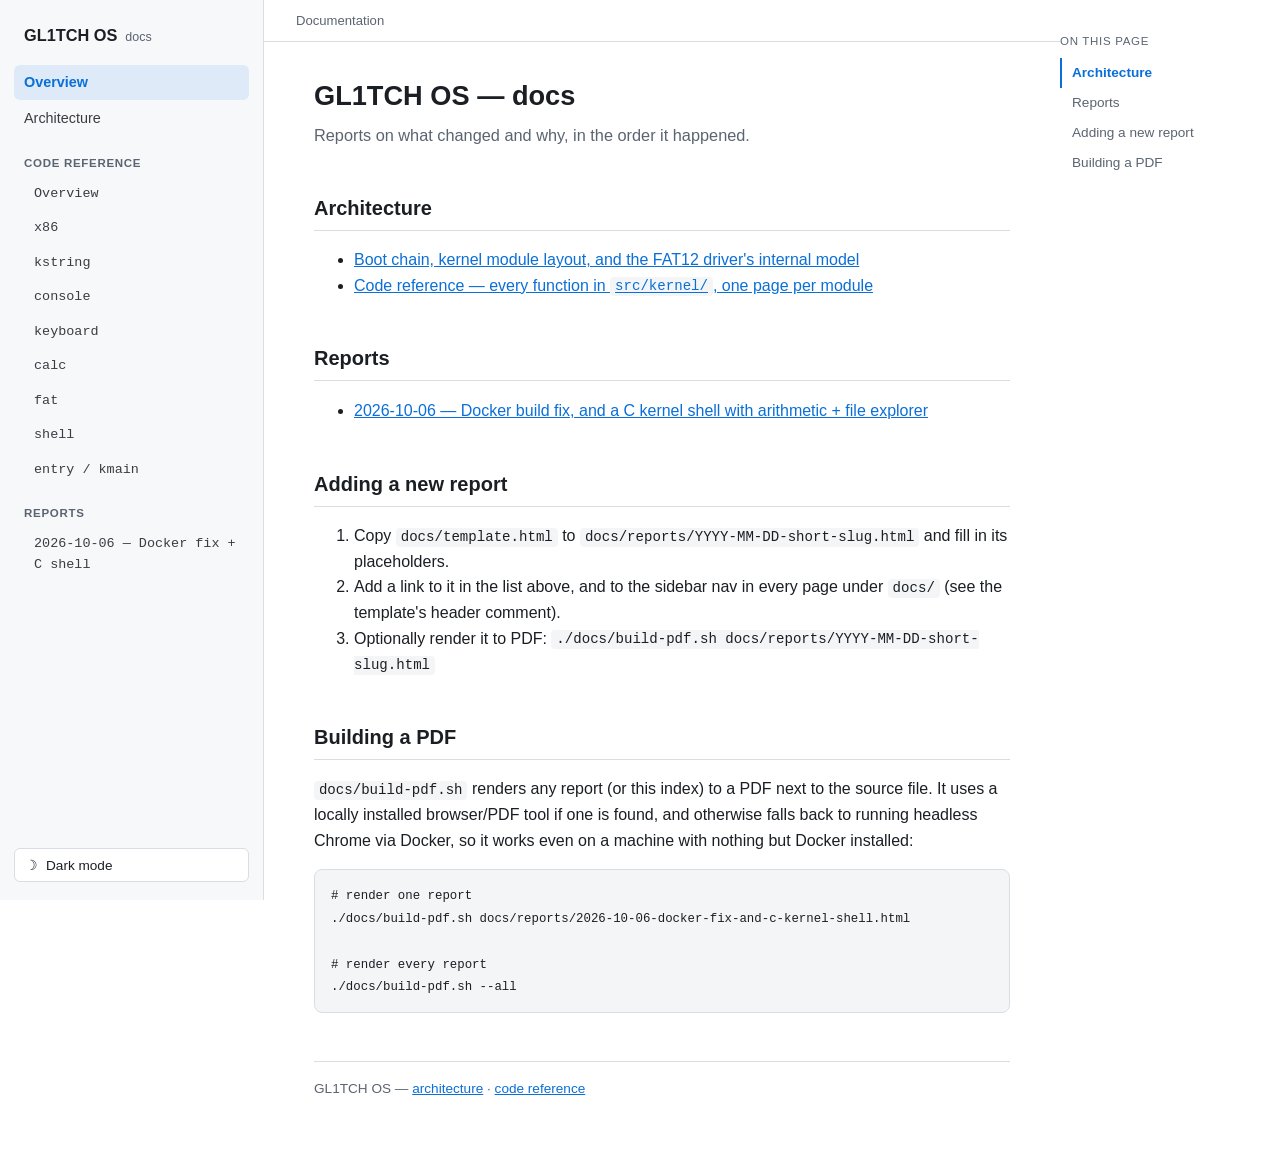
<file: docs/index.html>
<!doctype html>
<html lang="en">
<head>
<meta charset="utf-8">
<meta name="viewport" content="width=device-width, initial-scale=1">
<title>GL1TCH OS docs</title>
<link rel="stylesheet" href="assets/style.css">
</head>
<body>

<a class="skip-link" href="#main">Skip to content</a>

<div class="shell">

  <button class="sidebar-toggle screen-only" id="sidebarToggle" type="button" aria-label="Toggle navigation" aria-expanded="false">&#9776;</button>

  <aside class="sidebar screen-only" id="sidebar">
    <div class="sidebar-brand"><a href="index.html">GL1TCH OS</a><span class="ver">docs</span></div>
    <nav class="sidebar-nav" aria-label="Documentation">
      <div class="nav-group">
        <a href="index.html" class="nav-link current">Overview</a>
        <a href="architecture.html" class="nav-link">Architecture</a>
      </div>
      <div class="nav-group">
        <h4 class="nav-heading">Code reference</h4>
        <a href="reference/index.html" class="nav-link sub">Overview</a>
        <a href="reference/x86.html" class="nav-link sub">x86</a>
        <a href="reference/kstring.html" class="nav-link sub">kstring</a>
        <a href="reference/console.html" class="nav-link sub">console</a>
        <a href="reference/keyboard.html" class="nav-link sub">keyboard</a>
        <a href="reference/calc.html" class="nav-link sub">calc</a>
        <a href="reference/fat.html" class="nav-link sub">fat</a>
        <a href="reference/shell.html" class="nav-link sub">shell</a>
        <a href="reference/entry.html" class="nav-link sub">entry / kmain</a>
      </div>
      <div class="nav-group">
        <h4 class="nav-heading">Reports</h4>
        <a href="reports/2026-10-06-docker-fix-and-c-kernel-shell.html" class="nav-link sub">2026-10-06 &mdash; Docker fix + C shell</a>
      </div>
    </nav>
    <button class="theme-toggle" id="themeToggle" type="button">
      <span class="theme-icon">&#9790;</span><span class="theme-label">Dark mode</span>
    </button>
  </aside>

  <div class="sidebar-backdrop" id="sidebarBackdrop"></div>

  <div class="content-col">
    <header class="topbar screen-only">
      <nav class="crumbs">Documentation</nav>
    </header>

    <main class="page" id="main">
      <h1>GL1TCH OS &mdash; docs</h1>
      <p class="lead">Reports on what changed and why, in the order it happened.</p>

      <h2>Architecture</h2>
      <ul>
        <li><a href="architecture.html">Boot chain, kernel module layout, and the FAT12 driver's internal model</a></li>
        <li><a href="reference/index.html">Code reference &mdash; every function in <code>src/kernel/</code>, one page per module</a></li>
      </ul>

      <h2>Reports</h2>
      <ul>
        <li>
          <a href="reports/2026-10-06-docker-fix-and-c-kernel-shell.html">2026-10-06 &mdash; Docker build fix, and a C kernel shell with arithmetic + file explorer</a>
        </li>
      </ul>

      <h2>Adding a new report</h2>
      <ol>
        <li>Copy <code>docs/template.html</code> to <code>docs/reports/YYYY-MM-DD-short-slug.html</code> and fill in its placeholders.</li>
        <li>Add a link to it in the list above, and to the sidebar nav in every page under <code>docs/</code> (see the template's header comment).</li>
        <li>Optionally render it to PDF: <code>./docs/build-pdf.sh docs/reports/YYYY-MM-DD-short-slug.html</code></li>
      </ol>

      <h2>Building a PDF</h2>
      <p>
        <code>docs/build-pdf.sh</code> renders any report (or this index) to a PDF next to
        the source file. It uses a locally installed browser/PDF tool if one is found, and
        otherwise falls back to running headless Chrome via Docker, so it works even on a
        machine with nothing but Docker installed:
      </p>
      <pre><code># render one report
./docs/build-pdf.sh docs/reports/2026-10-06-docker-fix-and-c-kernel-shell.html

# render every report
./docs/build-pdf.sh --all</code></pre>

      <footer class="pagefoot">
        GL1TCH OS &mdash; <a href="architecture.html">architecture</a> &middot; <a href="reference/index.html">code reference</a>
      </footer>
    </main>
  </div>

  <aside class="toc screen-only" id="toc">
    <div class="toc-title">On this page</div>
  </aside>

</div>

<script src="assets/docs.js"></script>
</body>
</html>
</file>
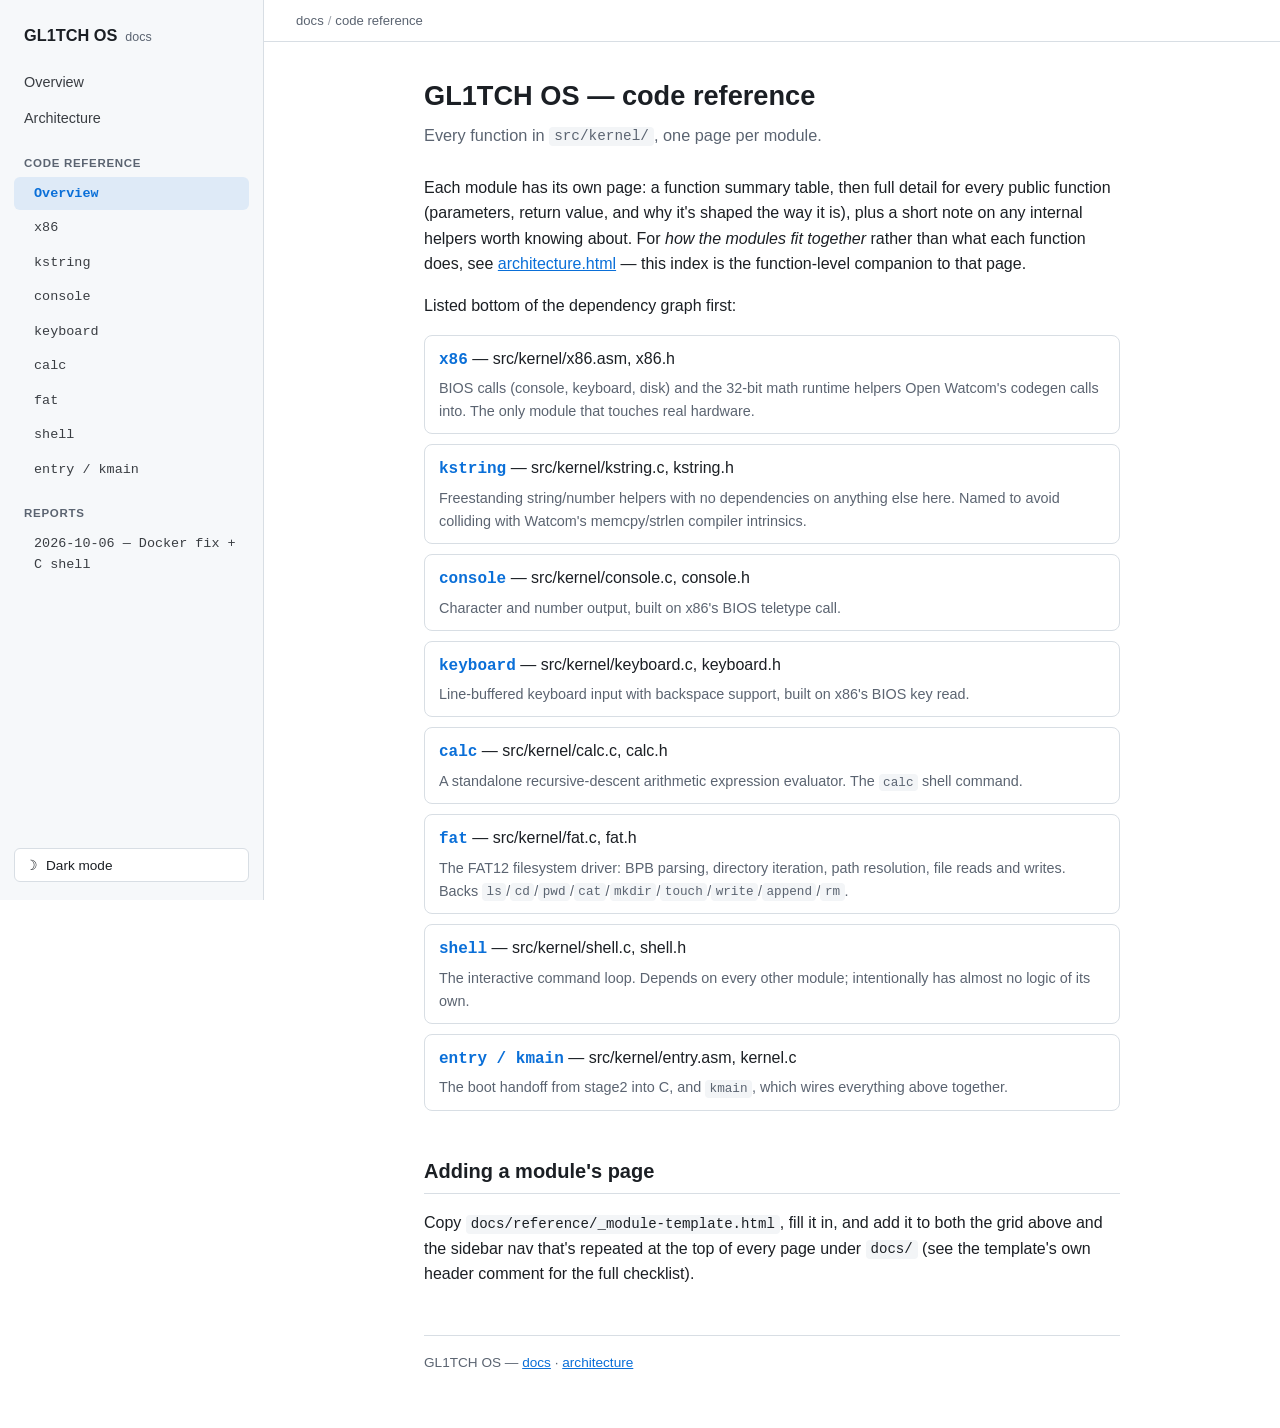
<file: docs/reference/index.html>
<!doctype html>
<html lang="en">
<head>
<meta charset="utf-8">
<meta name="viewport" content="width=device-width, initial-scale=1">
<title>GL1TCH OS code reference</title>
<link rel="stylesheet" href="../assets/style.css">
</head>
<body>

<a class="skip-link" href="#main">Skip to content</a>

<div class="shell">

  <button class="sidebar-toggle screen-only" id="sidebarToggle" type="button" aria-label="Toggle navigation" aria-expanded="false">&#9776;</button>

  <aside class="sidebar screen-only" id="sidebar">
    <div class="sidebar-brand"><a href="../index.html">GL1TCH OS</a><span class="ver">docs</span></div>
    <nav class="sidebar-nav" aria-label="Documentation">
      <div class="nav-group">
        <a href="../index.html" class="nav-link">Overview</a>
        <a href="../architecture.html" class="nav-link">Architecture</a>
      </div>
      <div class="nav-group">
        <h4 class="nav-heading">Code reference</h4>
        <a href="index.html" class="nav-link sub current">Overview</a>
        <a href="x86.html" class="nav-link sub">x86</a>
        <a href="kstring.html" class="nav-link sub">kstring</a>
        <a href="console.html" class="nav-link sub">console</a>
        <a href="keyboard.html" class="nav-link sub">keyboard</a>
        <a href="calc.html" class="nav-link sub">calc</a>
        <a href="fat.html" class="nav-link sub">fat</a>
        <a href="shell.html" class="nav-link sub">shell</a>
        <a href="entry.html" class="nav-link sub">entry / kmain</a>
      </div>
      <div class="nav-group">
        <h4 class="nav-heading">Reports</h4>
        <a href="../reports/2026-10-06-docker-fix-and-c-kernel-shell.html" class="nav-link sub">2026-10-06 &mdash; Docker fix + C shell</a>
      </div>
    </nav>
    <button class="theme-toggle" id="themeToggle" type="button">
      <span class="theme-icon">&#9790;</span><span class="theme-label">Dark mode</span>
    </button>
  </aside>

  <div class="sidebar-backdrop" id="sidebarBackdrop"></div>

  <div class="content-col">
    <header class="topbar screen-only">
      <nav class="crumbs"><a href="../index.html">docs</a><span class="sep">/</span>code reference</nav>
    </header>

    <main class="page" id="main">
      <h1>GL1TCH OS &mdash; code reference</h1>
      <p class="lead">Every function in <code>src/kernel/</code>, one page per module.</p>

      <p>
        Each module has its own page: a function summary table, then full detail for every
        public function (parameters, return value, and why it's shaped the way it is), plus
        a short note on any internal helpers worth knowing about. For <em>how the modules
        fit together</em> rather than what each function does, see
        <a href="../architecture.html">architecture.html</a> &mdash; this index is the
        function-level companion to that page.
      </p>

      <p>Listed bottom of the dependency graph first:</p>

      <div class="modgrid">
        <div class="mod">
          <a href="x86.html">x86</a> &mdash; src/kernel/x86.asm, x86.h
          <p>BIOS calls (console, keyboard, disk) and the 32-bit math runtime helpers Open Watcom's codegen calls into. The only module that touches real hardware.</p>
        </div>
        <div class="mod">
          <a href="kstring.html">kstring</a> &mdash; src/kernel/kstring.c, kstring.h
          <p>Freestanding string/number helpers with no dependencies on anything else here. Named to avoid colliding with Watcom's memcpy/strlen compiler intrinsics.</p>
        </div>
        <div class="mod">
          <a href="console.html">console</a> &mdash; src/kernel/console.c, console.h
          <p>Character and number output, built on x86's BIOS teletype call.</p>
        </div>
        <div class="mod">
          <a href="keyboard.html">keyboard</a> &mdash; src/kernel/keyboard.c, keyboard.h
          <p>Line-buffered keyboard input with backspace support, built on x86's BIOS key read.</p>
        </div>
        <div class="mod">
          <a href="calc.html">calc</a> &mdash; src/kernel/calc.c, calc.h
          <p>A standalone recursive-descent arithmetic expression evaluator. The <code>calc</code> shell command.</p>
        </div>
        <div class="mod">
          <a href="fat.html">fat</a> &mdash; src/kernel/fat.c, fat.h
          <p>The FAT12 filesystem driver: BPB parsing, directory iteration, path resolution, file reads and writes. Backs <code>ls</code>/<code>cd</code>/<code>pwd</code>/<code>cat</code>/<code>mkdir</code>/<code>touch</code>/<code>write</code>/<code>append</code>/<code>rm</code>.</p>
        </div>
        <div class="mod">
          <a href="shell.html">shell</a> &mdash; src/kernel/shell.c, shell.h
          <p>The interactive command loop. Depends on every other module; intentionally has almost no logic of its own.</p>
        </div>
        <div class="mod">
          <a href="entry.html">entry / kmain</a> &mdash; src/kernel/entry.asm, kernel.c
          <p>The boot handoff from stage2 into C, and <code>kmain</code>, which wires everything above together.</p>
        </div>
      </div>

      <h2>Adding a module's page</h2>
      <p>
        Copy <code>docs/reference/_module-template.html</code>, fill it in, and add it to
        both the grid above and the sidebar nav that's repeated at the top of every page
        under <code>docs/</code> (see the template's own header comment for the full
        checklist).
      </p>

      <footer class="pagefoot">
        GL1TCH OS &mdash; <a href="../index.html">docs</a> &middot; <a href="../architecture.html">architecture</a>
      </footer>
    </main>
  </div>

  <aside class="toc screen-only" id="toc">
    <div class="toc-title">On this page</div>
  </aside>

</div>

<script src="../assets/docs.js"></script>
</body>
</html>
</file>
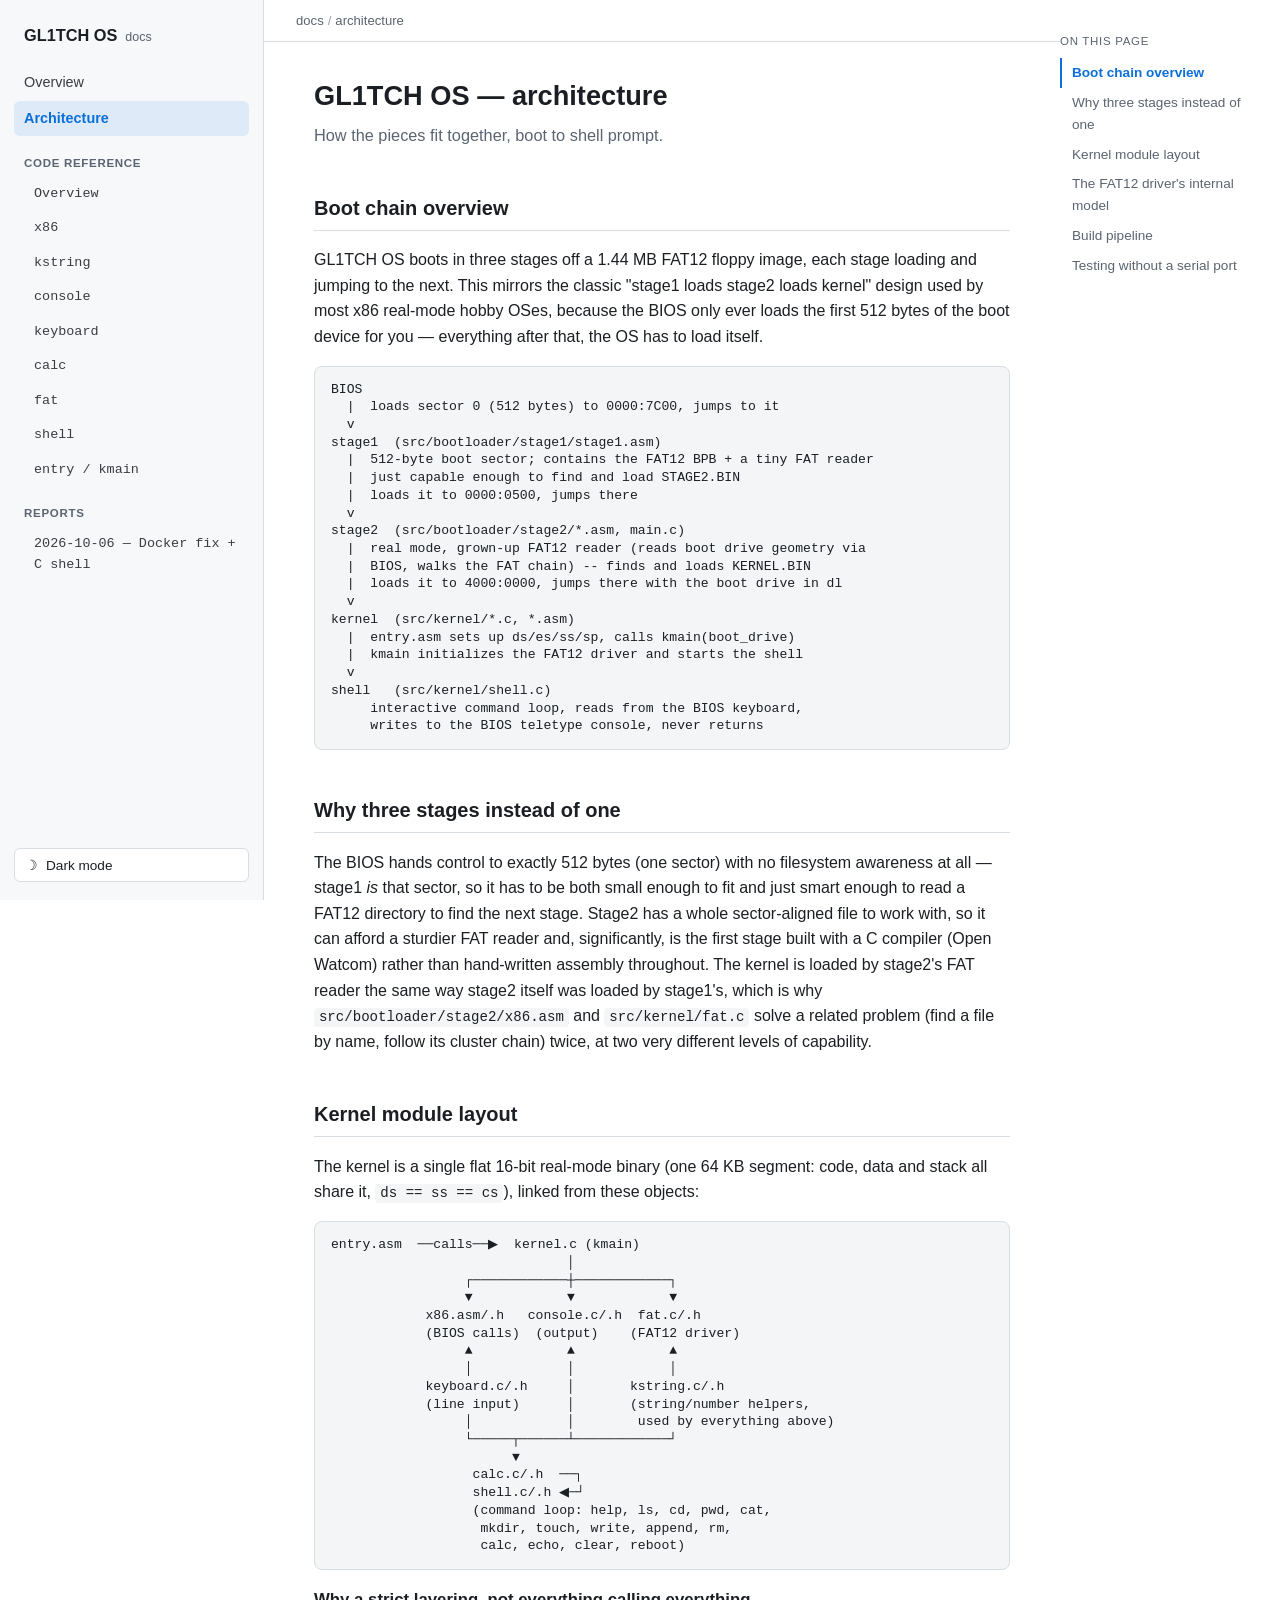
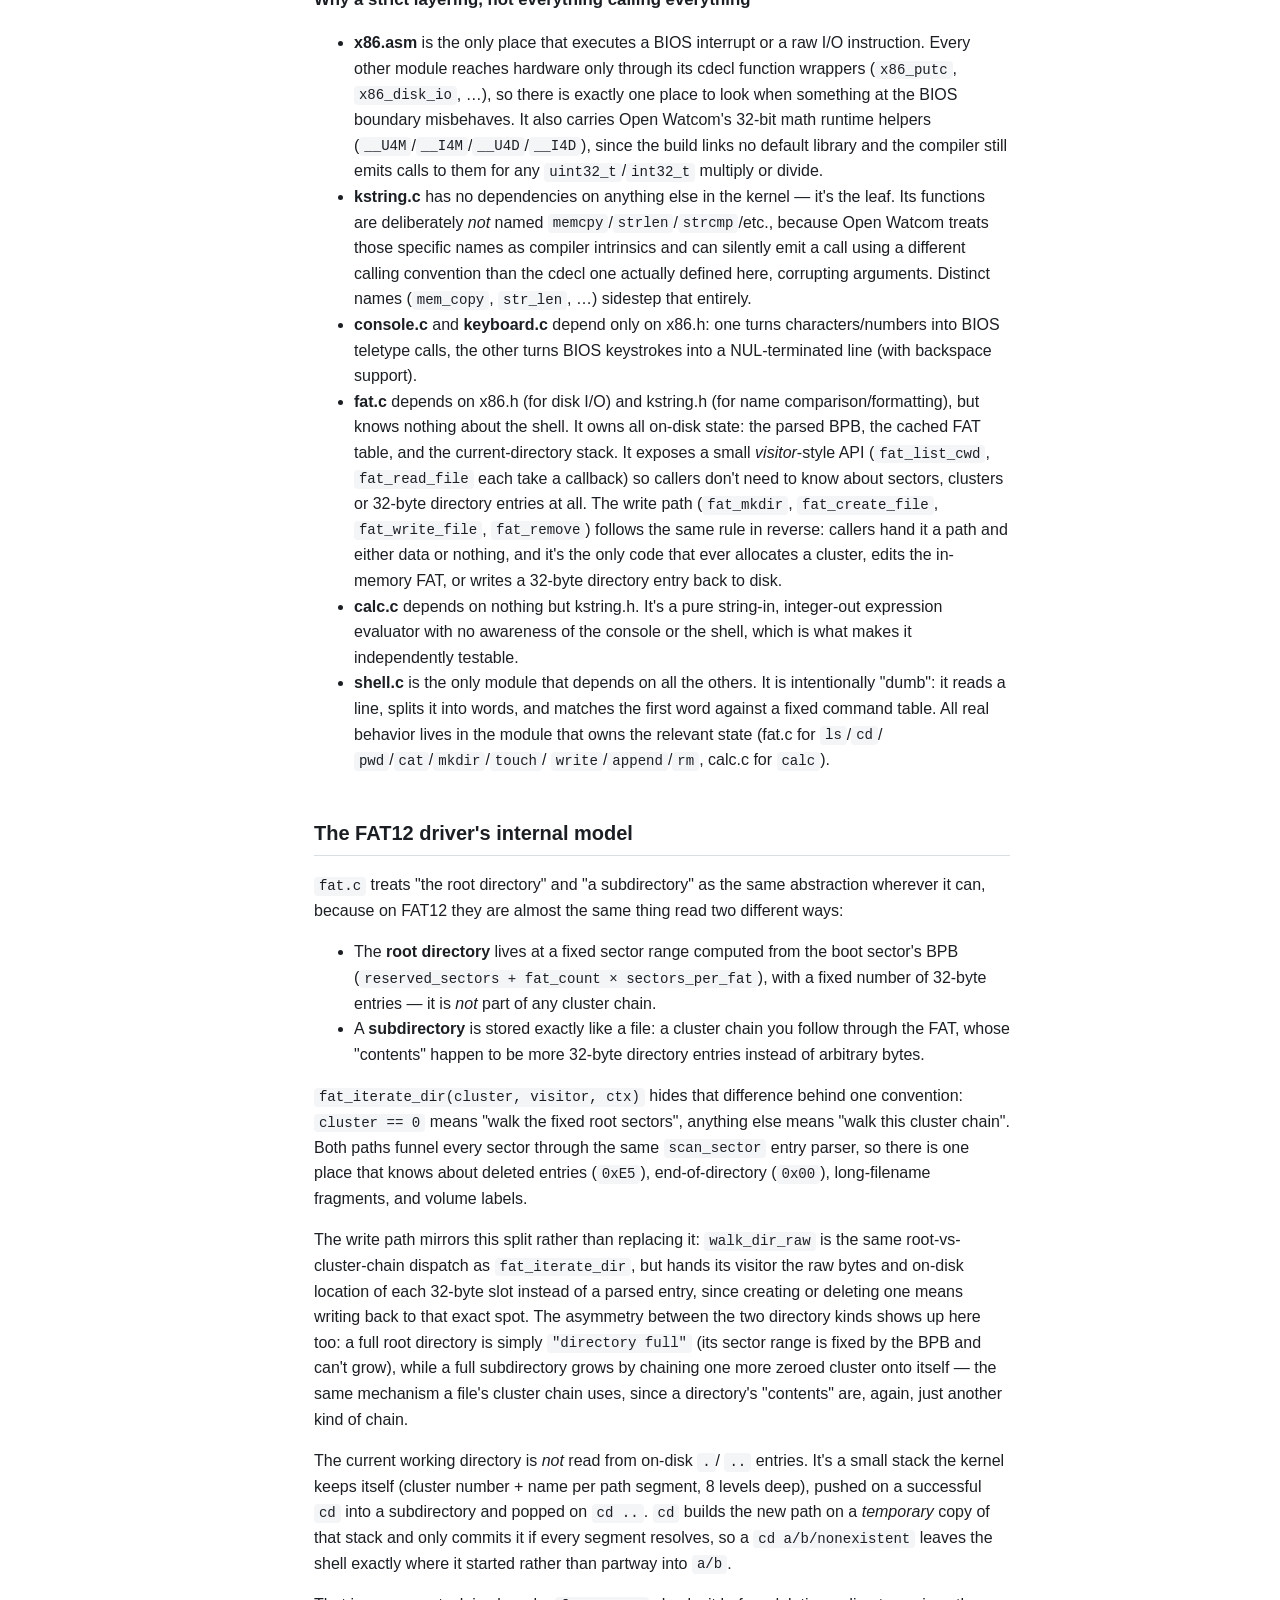
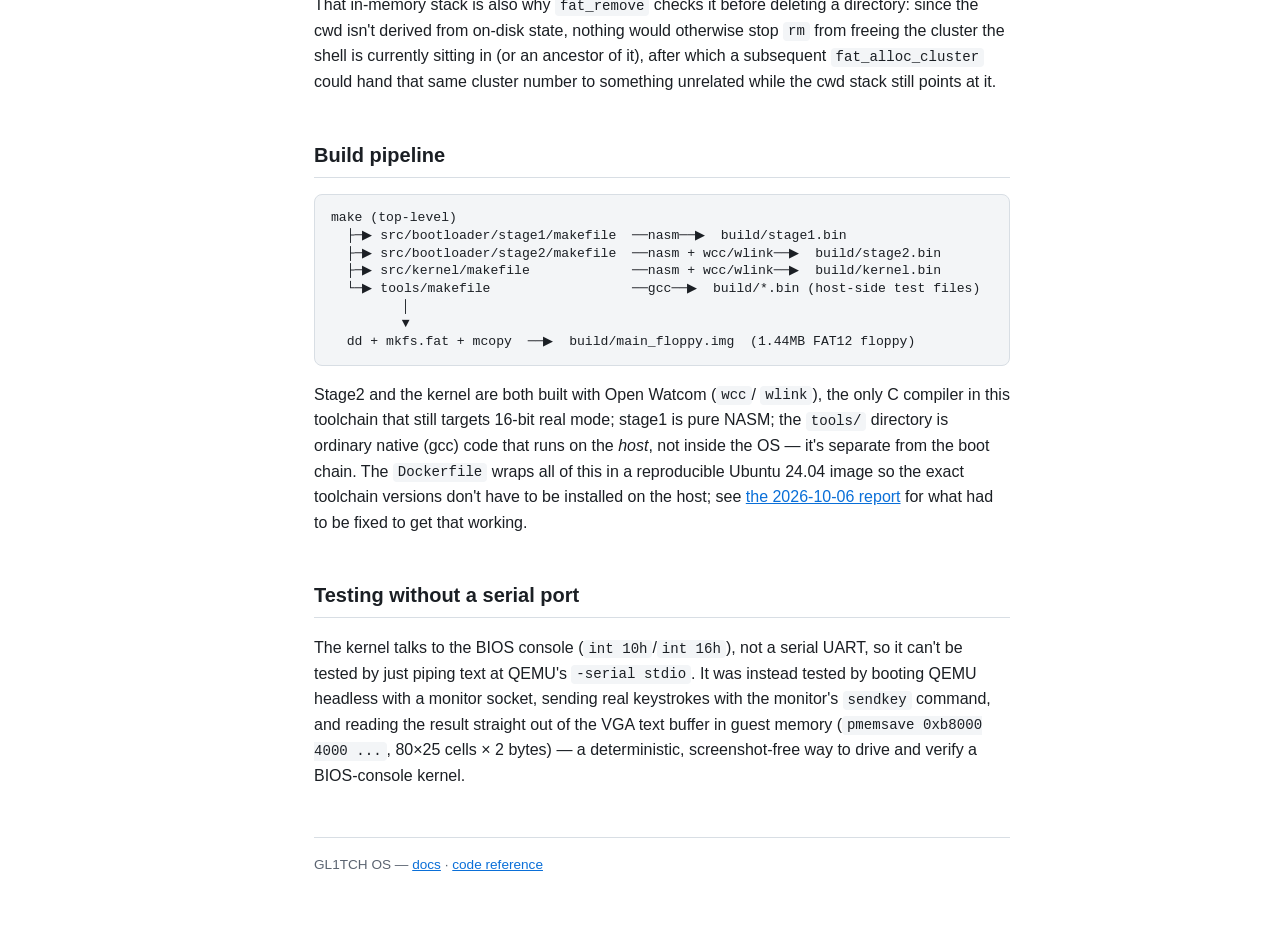
<file: docs/architecture.html>
<!doctype html>
<html lang="en">
<head>
<meta charset="utf-8">
<meta name="viewport" content="width=device-width, initial-scale=1">
<title>GL1TCH OS architecture</title>
<link rel="stylesheet" href="assets/style.css">
</head>
<body>

<a class="skip-link" href="#main">Skip to content</a>

<div class="shell">

  <button class="sidebar-toggle screen-only" id="sidebarToggle" type="button" aria-label="Toggle navigation" aria-expanded="false">&#9776;</button>

  <aside class="sidebar screen-only" id="sidebar">
    <div class="sidebar-brand"><a href="index.html">GL1TCH OS</a><span class="ver">docs</span></div>
    <nav class="sidebar-nav" aria-label="Documentation">
      <div class="nav-group">
        <a href="index.html" class="nav-link">Overview</a>
        <a href="architecture.html" class="nav-link current">Architecture</a>
      </div>
      <div class="nav-group">
        <h4 class="nav-heading">Code reference</h4>
        <a href="reference/index.html" class="nav-link sub">Overview</a>
        <a href="reference/x86.html" class="nav-link sub">x86</a>
        <a href="reference/kstring.html" class="nav-link sub">kstring</a>
        <a href="reference/console.html" class="nav-link sub">console</a>
        <a href="reference/keyboard.html" class="nav-link sub">keyboard</a>
        <a href="reference/calc.html" class="nav-link sub">calc</a>
        <a href="reference/fat.html" class="nav-link sub">fat</a>
        <a href="reference/shell.html" class="nav-link sub">shell</a>
        <a href="reference/entry.html" class="nav-link sub">entry / kmain</a>
      </div>
      <div class="nav-group">
        <h4 class="nav-heading">Reports</h4>
        <a href="reports/2026-10-06-docker-fix-and-c-kernel-shell.html" class="nav-link sub">2026-10-06 &mdash; Docker fix + C shell</a>
      </div>
    </nav>
    <button class="theme-toggle" id="themeToggle" type="button">
      <span class="theme-icon">&#9790;</span><span class="theme-label">Dark mode</span>
    </button>
  </aside>

  <div class="sidebar-backdrop" id="sidebarBackdrop"></div>

  <div class="content-col">
    <header class="topbar screen-only">
      <nav class="crumbs"><a href="index.html">docs</a><span class="sep">/</span>architecture</nav>
    </header>

    <main class="page" id="main">
      <h1>GL1TCH OS &mdash; architecture</h1>
      <p class="lead">How the pieces fit together, boot to shell prompt.</p>

      <h2>Boot chain overview</h2>
      <p>
        GL1TCH OS boots in three stages off a 1.44&nbsp;MB FAT12 floppy image, each stage
        loading and jumping to the next. This mirrors the classic "stage1 loads stage2 loads
        kernel" design used by most x86 real-mode hobby OSes, because the BIOS only ever
        loads the first 512 bytes of the boot device for you &mdash; everything after that,
        the OS has to load itself.
      </p>

      <div class="diagram">BIOS
  |  loads sector 0 (512 bytes) to 0000:7C00, jumps to it
  v
stage1  (src/bootloader/stage1/stage1.asm)
  |  512-byte boot sector; contains the FAT12 BPB + a tiny FAT reader
  |  just capable enough to find and load STAGE2.BIN
  |  loads it to 0000:0500, jumps there
  v
stage2  (src/bootloader/stage2/*.asm, main.c)
  |  real mode, grown-up FAT12 reader (reads boot drive geometry via
  |  BIOS, walks the FAT chain) -- finds and loads KERNEL.BIN
  |  loads it to 4000:0000, jumps there with the boot drive in dl
  v
kernel  (src/kernel/*.c, *.asm)
  |  entry.asm sets up ds/es/ss/sp, calls kmain(boot_drive)
  |  kmain initializes the FAT12 driver and starts the shell
  v
shell   (src/kernel/shell.c)
     interactive command loop, reads from the BIOS keyboard,
     writes to the BIOS teletype console, never returns
</div>

      <h2>Why three stages instead of one</h2>
      <p>
        The BIOS hands control to exactly 512 bytes (one sector) with no filesystem
        awareness at all &mdash; stage1 <em>is</em> that sector, so it has to be both small
        enough to fit and just smart enough to read a FAT12 directory to find the next
        stage. Stage2 has a whole sector-aligned file to work with, so it can afford a
        sturdier FAT reader and, significantly, is the first stage built with a C compiler
        (Open Watcom) rather than hand-written assembly throughout. The kernel is loaded by
        stage2's FAT reader the same way stage2 itself was loaded by stage1's, which is why
        <code>src/bootloader/stage2/x86.asm</code> and <code>src/kernel/fat.c</code> solve a
        related problem (find a file by name, follow its cluster chain) twice, at two very
        different levels of capability.
      </p>

      <h2>Kernel module layout</h2>
      <p>
        The kernel is a single flat 16-bit real-mode binary (one 64&nbsp;KB segment: code,
        data and stack all share it, <code>ds == ss == cs</code>), linked from these objects:
      </p>

      <div class="diagram">entry.asm  ──calls──▶  kernel.c (kmain)
                              │
                 ┌────────────┼────────────┐
                 ▼            ▼            ▼
            x86.asm/.h   console.c/.h  fat.c/.h
            (BIOS calls)  (output)    (FAT12 driver)
                 ▲            ▲            ▲
                 │            │            │
            keyboard.c/.h     │       kstring.c/.h
            (line input)      │       (string/number helpers,
                 │            │        used by everything above)
                 └─────┬──────┴────────────┘
                       ▼
                  calc.c/.h  ──┐
                  shell.c/.h ◀─┘
                  (command loop: help, ls, cd, pwd, cat,
                   mkdir, touch, write, append, rm,
                   calc, echo, clear, reboot)
</div>

      <h3>Why a strict layering, not everything calling everything</h3>
      <ul>
        <li><strong>x86.asm</strong> is the only place that executes a BIOS interrupt or a
          raw I/O instruction. Every other module reaches hardware only through its cdecl
          function wrappers (<code>x86_putc</code>, <code>x86_disk_io</code>, &hellip;), so
          there is exactly one place to look when something at the BIOS boundary misbehaves.
          It also carries Open Watcom's 32-bit math runtime helpers
          (<code>__U4M</code>/<code>__I4M</code>/<code>__U4D</code>/<code>__I4D</code>),
          since the build links no default library and the compiler still emits calls to
          them for any <code>uint32_t</code>/<code>int32_t</code> multiply or divide.</li>
        <li><strong>kstring.c</strong> has no dependencies on anything else in the kernel
          &mdash; it's the leaf. Its functions are deliberately <em>not</em> named
          <code>memcpy</code>/<code>strlen</code>/<code>strcmp</code>/etc., because Open
          Watcom treats those specific names as compiler intrinsics and can silently emit a
          call using a different calling convention than the cdecl one actually defined
          here, corrupting arguments. Distinct names (<code>mem_copy</code>,
          <code>str_len</code>, &hellip;) sidestep that entirely.</li>
        <li><strong>console.c</strong> and <strong>keyboard.c</strong> depend only on
          x86.h: one turns characters/numbers into BIOS teletype calls, the other turns BIOS
          keystrokes into a NUL-terminated line (with backspace support).</li>
        <li><strong>fat.c</strong> depends on x86.h (for disk I/O) and kstring.h (for name
          comparison/formatting), but knows nothing about the shell. It owns all on-disk
          state: the parsed BPB, the cached FAT table, and the current-directory stack. It
          exposes a small <em>visitor</em>-style API (<code>fat_list_cwd</code>,
          <code>fat_read_file</code> each take a callback) so callers don't need to know
          about sectors, clusters or 32-byte directory entries at all. The write path
          (<code>fat_mkdir</code>, <code>fat_create_file</code>, <code>fat_write_file</code>,
          <code>fat_remove</code>) follows the same rule in reverse: callers hand it a path
          and either data or nothing, and it's the only code that ever allocates a cluster,
          edits the in-memory FAT, or writes a 32-byte directory entry back to disk.</li>
        <li><strong>calc.c</strong> depends on nothing but kstring.h. It's a pure
          string-in, integer-out expression evaluator with no awareness of the console or
          the shell, which is what makes it independently testable.</li>
        <li><strong>shell.c</strong> is the only module that depends on all the others. It
          is intentionally "dumb": it reads a line, splits it into words, and matches the
          first word against a fixed command table. All real behavior lives in the module
          that owns the relevant state (fat.c for <code>ls</code>/<code>cd</code>/
          <code>pwd</code>/<code>cat</code>/<code>mkdir</code>/<code>touch</code>/
          <code>write</code>/<code>append</code>/<code>rm</code>, calc.c for
          <code>calc</code>).</li>
      </ul>

      <h2 id="fat">The FAT12 driver's internal model</h2>
      <p>
        <code>fat.c</code> treats "the root directory" and "a subdirectory" as the same
        abstraction wherever it can, because on FAT12 they are almost the same thing read two
        different ways:
      </p>
      <ul>
        <li>The <strong>root directory</strong> lives at a fixed sector range computed from
          the boot sector's BPB (<code>reserved_sectors + fat_count &times; sectors_per_fat</code>),
          with a fixed number of 32-byte entries &mdash; it is <em>not</em> part of any
          cluster chain.</li>
        <li>A <strong>subdirectory</strong> is stored exactly like a file: a cluster chain
          you follow through the FAT, whose "contents" happen to be more 32-byte directory
          entries instead of arbitrary bytes.</li>
      </ul>
      <p>
        <code>fat_iterate_dir(cluster, visitor, ctx)</code> hides that difference behind one
        convention: <code>cluster == 0</code> means "walk the fixed root sectors",
        anything else means "walk this cluster chain". Both paths funnel every sector through
        the same <code>scan_sector</code> entry parser, so there is one place that knows
        about deleted entries (<code>0xE5</code>), end-of-directory (<code>0x00</code>),
        long-filename fragments, and volume labels.
      </p>
      <p>
        The write path mirrors this split rather than replacing it:
        <code>walk_dir_raw</code> is the same root-vs-cluster-chain dispatch as
        <code>fat_iterate_dir</code>, but hands its visitor the raw bytes and on-disk
        location of each 32-byte slot instead of a parsed entry, since creating or deleting
        one means writing back to that exact spot. The asymmetry between the two directory
        kinds shows up here too: a full root directory is simply <code>"directory full"</code>
        (its sector range is fixed by the BPB and can't grow), while a full subdirectory
        grows by chaining one more zeroed cluster onto itself &mdash; the same mechanism a
        file's cluster chain uses, since a directory's "contents" are, again, just another
        kind of chain.
      </p>
      <p>
        The current working directory is <em>not</em> read from on-disk <code>.</code>/
        <code>..</code> entries. It's a small stack the kernel keeps itself
        (cluster number + name per path segment, 8 levels deep), pushed on a successful
        <code>cd</code> into a subdirectory and popped on <code>cd ..</code>. <code>cd</code>
        builds the new path on a <em>temporary</em> copy of that stack and only commits it if
        every segment resolves, so a <code>cd a/b/nonexistent</code> leaves the shell exactly
        where it started rather than partway into <code>a/b</code>.
      </p>
      <p>
        That in-memory stack is also why <code>fat_remove</code> checks it before deleting a
        directory: since the cwd isn't derived from on-disk state, nothing would otherwise
        stop <code>rm</code> from freeing the cluster the shell is currently sitting in (or
        an ancestor of it), after which a subsequent <code>fat_alloc_cluster</code> could
        hand that same cluster number to something unrelated while the cwd stack still
        points at it.
      </p>

      <h2>Build pipeline</h2>
      <div class="diagram">make (top-level)
  ├─▶ src/bootloader/stage1/makefile  ──nasm──▶  build/stage1.bin
  ├─▶ src/bootloader/stage2/makefile  ──nasm + wcc/wlink──▶  build/stage2.bin
  ├─▶ src/kernel/makefile             ──nasm + wcc/wlink──▶  build/kernel.bin
  └─▶ tools/makefile                  ──gcc──▶  build/*.bin (host-side test files)
         │
         ▼
  dd + mkfs.fat + mcopy  ──▶  build/main_floppy.img  (1.44MB FAT12 floppy)
</div>
      <p>
        Stage2 and the kernel are both built with Open Watcom (<code>wcc</code>/
        <code>wlink</code>), the only C compiler in this toolchain that still targets 16-bit
        real mode; stage1 is pure NASM; the <code>tools/</code> directory is ordinary
        native (gcc) code that runs on the <em>host</em>, not inside the OS &mdash; it's
        separate from the boot chain. The <code>Dockerfile</code> wraps all of this in a
        reproducible Ubuntu 24.04 image so the exact toolchain versions don't have to be
        installed on the host; see <a href="reports/2026-10-06-docker-fix-and-c-kernel-shell.html">the
        2026-10-06 report</a> for what had to be fixed to get that working.
      </p>

      <h2>Testing without a serial port</h2>
      <p>
        The kernel talks to the BIOS console (<code>int 10h</code>/<code>int 16h</code>),
        not a serial UART, so it can't be tested by just piping text at QEMU's
        <code>-serial stdio</code>. It was instead tested by booting QEMU headless with a
        monitor socket, sending real keystrokes with the monitor's <code>sendkey</code>
        command, and reading the result straight out of the VGA text buffer in guest memory
        (<code>pmemsave 0xb8000 4000 ...</code>, 80&times;25 cells &times; 2 bytes) &mdash; a
        deterministic, screenshot-free way to drive and verify a BIOS-console kernel.
      </p>

      <footer class="pagefoot">
        GL1TCH OS &mdash; <a href="index.html">docs</a> &middot; <a href="reference/index.html">code reference</a>
      </footer>
    </main>
  </div>

  <aside class="toc screen-only" id="toc">
    <div class="toc-title">On this page</div>
  </aside>

</div>

<script src="assets/docs.js"></script>
</body>
</html>
</file>
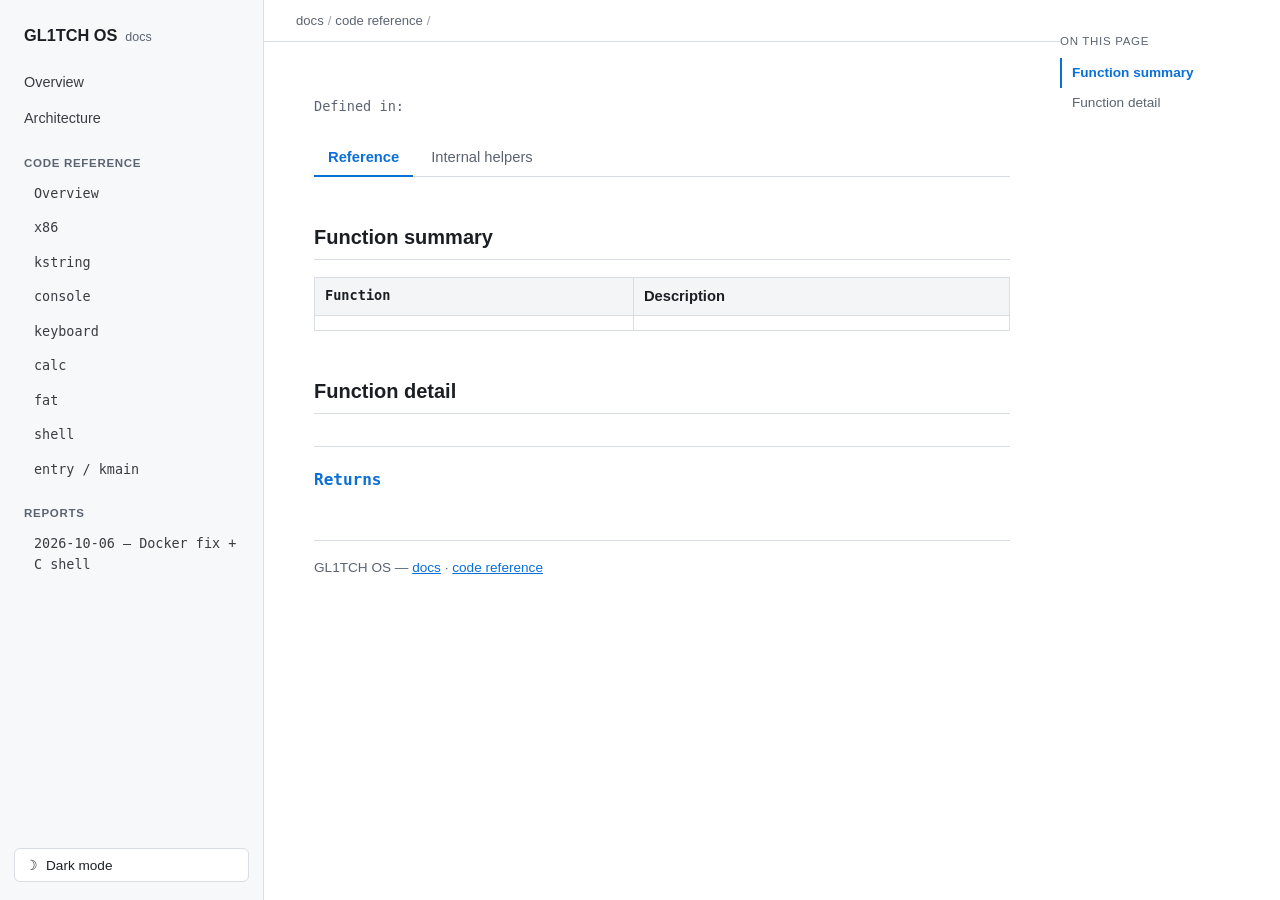
<file: docs/reference/_module-template.html>
<!--
  GL1TCH OS code reference - module page template
  =================================================
  How to document a new module (e.g. after adding src/kernel/foo.c + foo.h):

    1. Copy this file:  cp docs/reference/_module-template.html docs/reference/foo.html
    2. Fill in every FILL: placeholder (then delete the comment markers).
    3. One row in the Function Summary table per PUBLIC function (declared in the
       .h file), each linking to a matching #fn_NAME-style anchor below it.
    4. One .fndetail block per public function: full description, a dl.params list
       of every parameter plus a "Returns" entry, and any caller/caveat notes.
    5. If the module has internal (static) helpers worth knowing about, keep the
       second .tab-panel (data-tab="internals") and list them tersely - name + one
       or two sentences is enough, no full param/returns treatment (they have no
       external contract to document). If it has none, delete that whole
       .tab-panel: docs/assets/docs.js only renders a tab strip when a page has
       2+ panels, so a module with no internals just shows the Reference content
       directly, no empty "Internal helpers" tab.
    6. Add this module to the grid in docs/reference/index.html, AND to the
       sidebar nav that's repeated at the top of every page under docs/ (the
       sidebar is duplicated per-page by design, like Javadoc's fixed top links,
       so it only needs editing when the set of modules/reports changes, not
       when a module's content does).
    7. Cross-link from docs/architecture.html if this module changes the module
       dependency graph described there.

  Keep each module's prose focused on WHY it's shaped the way it is, not just a
  restatement of the signature - the signature already says what types go in and
  out.

  The "On this page" panel on the right is wired up automatically by
  docs/assets/docs.js from the h2 headings below (Function summary / Function
  detail / Internal helpers, inside whichever tab is open) - nothing to
  hand-maintain there.
-->
<!doctype html>
<html lang="en">
<head>
<meta charset="utf-8">
<meta name="viewport" content="width=device-width, initial-scale=1">
<title>GL1TCH OS reference: <!-- FILL: module name, e.g. "fat" --></title>
<link rel="stylesheet" href="../assets/style.css">
</head>
<body>

<a class="skip-link" href="#main">Skip to content</a>

<div class="shell">

  <button class="sidebar-toggle screen-only" id="sidebarToggle" type="button" aria-label="Toggle navigation" aria-expanded="false">&#9776;</button>

  <!-- Keep this sidebar identical across every page under docs/; only add/remove a
       link when a module or report is added/removed entirely. Mark the current
       page's link with class="nav-link sub current" instead of a plain href. -->
  <aside class="sidebar screen-only" id="sidebar">
    <div class="sidebar-brand"><a href="../index.html">GL1TCH OS</a><span class="ver">docs</span></div>
    <nav class="sidebar-nav" aria-label="Documentation">
      <div class="nav-group">
        <a href="../index.html" class="nav-link">Overview</a>
        <a href="../architecture.html" class="nav-link">Architecture</a>
      </div>
      <div class="nav-group">
        <h4 class="nav-heading">Code reference</h4>
        <a href="index.html" class="nav-link sub">Overview</a>
        <a href="x86.html" class="nav-link sub">x86</a>
        <a href="kstring.html" class="nav-link sub">kstring</a>
        <a href="console.html" class="nav-link sub">console</a>
        <a href="keyboard.html" class="nav-link sub">keyboard</a>
        <a href="calc.html" class="nav-link sub">calc</a>
        <a href="fat.html" class="nav-link sub">fat</a>
        <a href="shell.html" class="nav-link sub">shell</a>
        <a href="entry.html" class="nav-link sub">entry / kmain</a>
        <!-- FILL: add a row here for the new module, with class="nav-link sub current" -->
      </div>
      <div class="nav-group">
        <h4 class="nav-heading">Reports</h4>
        <a href="../reports/2026-10-06-docker-fix-and-c-kernel-shell.html" class="nav-link sub">2026-10-06 &mdash; Docker fix + C shell</a>
      </div>
    </nav>
    <button class="theme-toggle" id="themeToggle" type="button">
      <span class="theme-icon">&#9790;</span><span class="theme-label">Dark mode</span>
    </button>
  </aside>

  <div class="sidebar-backdrop" id="sidebarBackdrop"></div>

  <div class="content-col">
    <header class="topbar screen-only">
      <nav class="crumbs"><a href="../index.html">docs</a><span class="sep">/</span><a href="index.html">code reference</a><span class="sep">/</span><!-- FILL: module name --></nav>
    </header>

    <main class="page" id="main">
      <h1><!-- FILL: module name --></h1>
      <p class="lead"><!-- FILL: one-sentence role, e.g. "FAT12 filesystem driver" --></p>

      <p class="definedin">Defined in: <!-- FILL: e.g. src/kernel/foo.c, src/kernel/foo.h --></p>

      <p><!-- FILL: 2-4 sentences: what this module owns, and what it depends on (name the
         other modules explicitly, e.g. "depends only on kstring.h" or "the only module
         that touches hardware directly") --></p>

      <div class="tabs-group">
        <div class="tab-panel" data-tab="reference" data-tab-label="Reference">

          <h2>Function summary</h2>
          <table class="summary">
            <tr><th>Function</th><th>Description</th></tr>
            <tr>
              <td><a href="#fn_example"><!-- FILL: return_type name(params) --></a></td>
              <td><!-- FILL: one line --></td>
            </tr>
          </table>

          <h2>Function detail</h2>

          <section class="fndetail" id="fn_example">
            <h3><!-- FILL: return_type name(params) --></h3>
            <p><!-- FILL: full description - what it does, and why it's built this way --></p>
            <dl class="params">
              <dt><!-- FILL: param name --></dt>
              <dd><!-- FILL: what it is / valid range / ownership --></dd>
              <dt class="ret">Returns</dt>
              <dd><!-- FILL --></dd>
            </dl>
          </section>

        </div>

        <div class="tab-panel" data-tab="internals" data-tab-label="Internal helpers">
          <h2>Internal helpers</h2>
          <p>
            <code><!-- FILL: static_helper_name --></code> &mdash;
            <!-- FILL: one or two sentences; no params/returns list needed -->
          </p>
        </div>
      </div>

      <footer class="pagefoot">
        GL1TCH OS &mdash; <a href="../index.html">docs</a> &middot; <a href="index.html">code reference</a>
      </footer>
    </main>
  </div>

  <aside class="toc screen-only" id="toc">
    <div class="toc-title">On this page</div>
  </aside>

</div>

<script src="../assets/docs.js"></script>
</body>
</html>
</file>
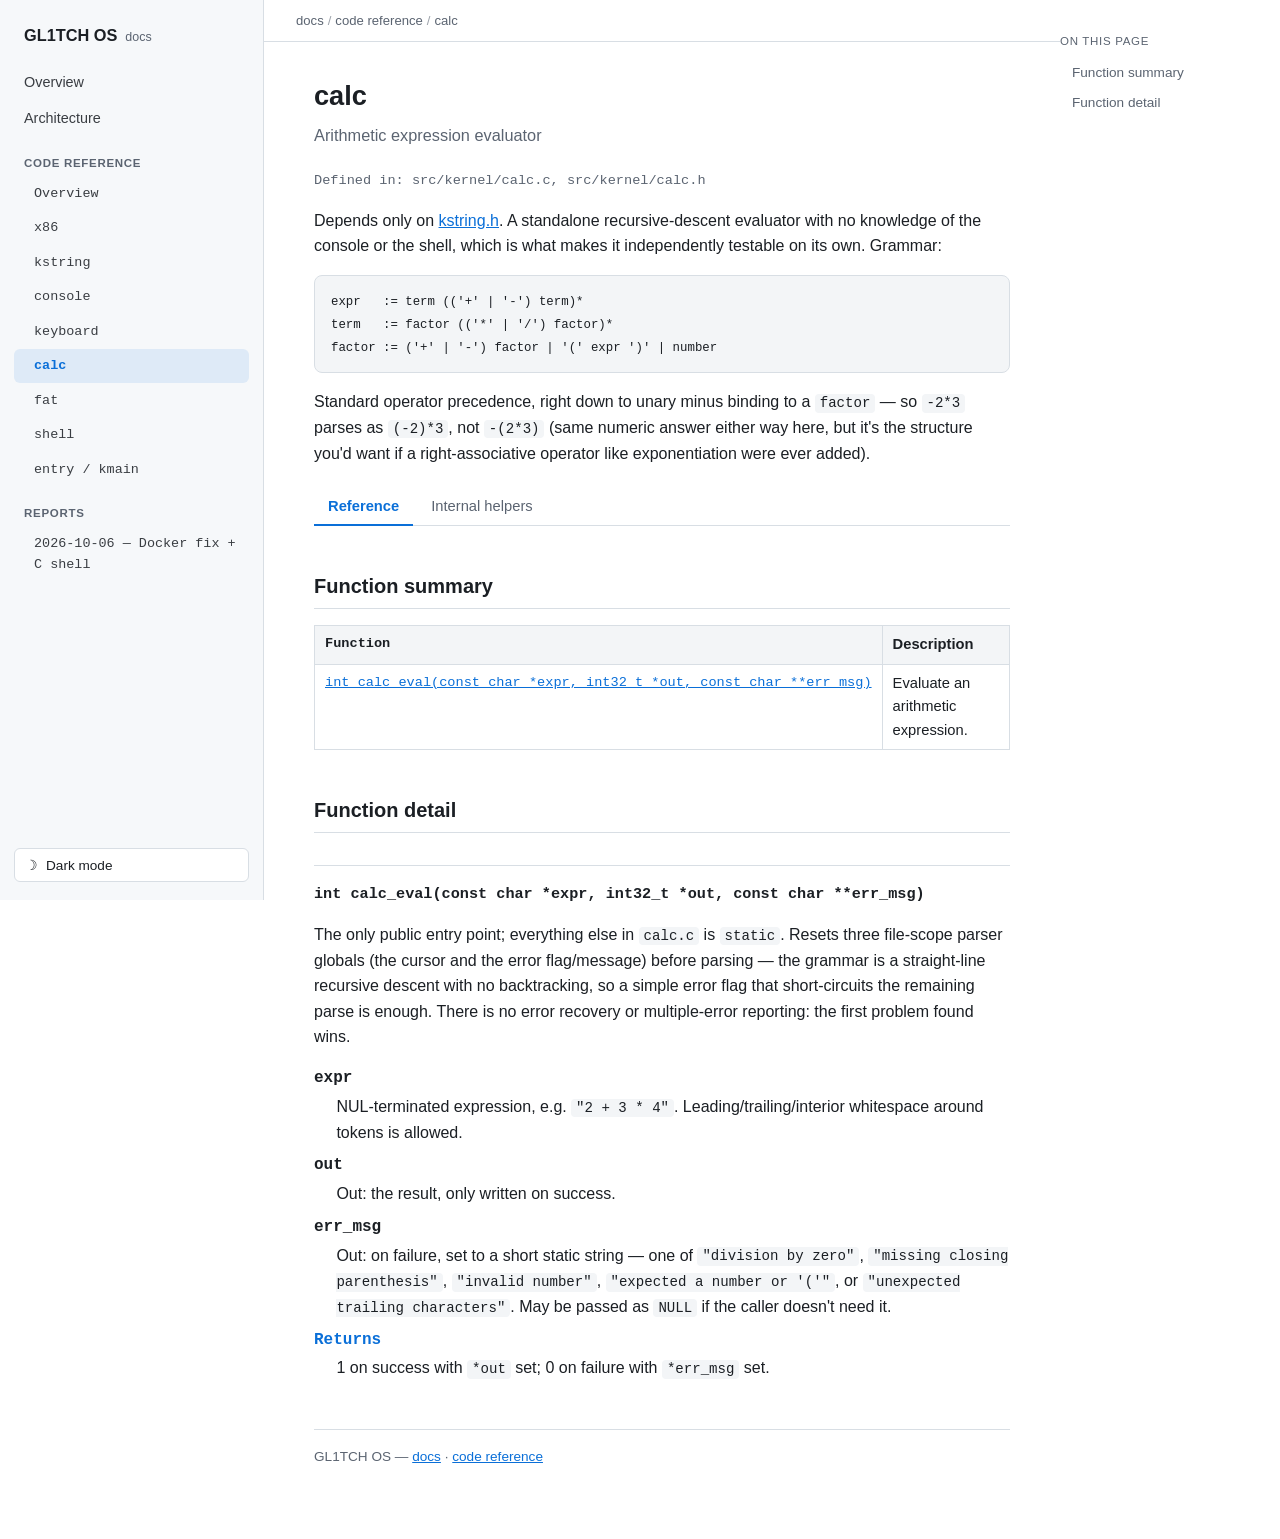
<file: docs/reference/calc.html>
<!doctype html>
<html lang="en">
<head>
<meta charset="utf-8">
<meta name="viewport" content="width=device-width, initial-scale=1">
<title>GL1TCH OS reference: calc</title>
<link rel="stylesheet" href="../assets/style.css">
</head>
<body>

<a class="skip-link" href="#main">Skip to content</a>

<div class="shell">

  <button class="sidebar-toggle screen-only" id="sidebarToggle" type="button" aria-label="Toggle navigation" aria-expanded="false">&#9776;</button>

  <aside class="sidebar screen-only" id="sidebar">
    <div class="sidebar-brand"><a href="../index.html">GL1TCH OS</a><span class="ver">docs</span></div>
    <nav class="sidebar-nav" aria-label="Documentation">
      <div class="nav-group">
        <a href="../index.html" class="nav-link">Overview</a>
        <a href="../architecture.html" class="nav-link">Architecture</a>
      </div>
      <div class="nav-group">
        <h4 class="nav-heading">Code reference</h4>
        <a href="index.html" class="nav-link sub">Overview</a>
        <a href="x86.html" class="nav-link sub">x86</a>
        <a href="kstring.html" class="nav-link sub">kstring</a>
        <a href="console.html" class="nav-link sub">console</a>
        <a href="keyboard.html" class="nav-link sub">keyboard</a>
        <a href="calc.html" class="nav-link sub current">calc</a>
        <a href="fat.html" class="nav-link sub">fat</a>
        <a href="shell.html" class="nav-link sub">shell</a>
        <a href="entry.html" class="nav-link sub">entry / kmain</a>
      </div>
      <div class="nav-group">
        <h4 class="nav-heading">Reports</h4>
        <a href="../reports/2026-10-06-docker-fix-and-c-kernel-shell.html" class="nav-link sub">2026-10-06 &mdash; Docker fix + C shell</a>
      </div>
    </nav>
    <button class="theme-toggle" id="themeToggle" type="button">
      <span class="theme-icon">&#9790;</span><span class="theme-label">Dark mode</span>
    </button>
  </aside>

  <div class="sidebar-backdrop" id="sidebarBackdrop"></div>

  <div class="content-col">
    <header class="topbar screen-only">
      <nav class="crumbs"><a href="../index.html">docs</a><span class="sep">/</span><a href="index.html">code reference</a><span class="sep">/</span>calc</nav>
    </header>

    <main class="page" id="main">
      <h1>calc</h1>
      <p class="lead">Arithmetic expression evaluator</p>

      <p class="definedin">Defined in: src/kernel/calc.c, src/kernel/calc.h</p>

      <p>
        Depends only on <a href="kstring.html">kstring.h</a>. A standalone recursive-descent
        evaluator with no knowledge of the console or the shell, which is what makes it
        independently testable on its own. Grammar:
      </p>
      <pre><code>expr   := term (('+' | '-') term)*
term   := factor (('*' | '/') factor)*
factor := ('+' | '-') factor | '(' expr ')' | number</code></pre>
      <p>
        Standard operator precedence, right down to unary minus binding to a
        <code>factor</code> &mdash; so <code>-2*3</code> parses as <code>(-2)*3</code>, not
        <code>-(2*3)</code> (same numeric answer either way here, but it's the structure
        you'd want if a right-associative operator like exponentiation were ever added).
      </p>

      <div class="tabs-group">
        <div class="tab-panel" data-tab="reference" data-tab-label="Reference">

          <h2>Function summary</h2>
          <table class="summary">
            <tr><th>Function</th><th>Description</th></tr>
            <tr><td><a href="#fn_eval">int calc_eval(const char *expr, int32_t *out, const char **err_msg)</a></td><td>Evaluate an arithmetic expression.</td></tr>
          </table>

          <h2>Function detail</h2>

          <section class="fndetail" id="fn_eval">
            <h3>int calc_eval(const char *expr, int32_t *out, const char **err_msg)</h3>
            <p>
              The only public entry point; everything else in <code>calc.c</code> is
              <code>static</code>. Resets three file-scope parser globals (the cursor and the
              error flag/message) before parsing &mdash; the grammar is a straight-line
              recursive descent with no backtracking, so a simple error flag that short-circuits
              the remaining parse is enough. There is no error recovery or multiple-error
              reporting: the first problem found wins.
            </p>
            <dl class="params">
              <dt>expr</dt><dd>NUL-terminated expression, e.g. <code>"2 + 3 * 4"</code>. Leading/trailing/interior whitespace around tokens is allowed.</dd>
              <dt>out</dt><dd>Out: the result, only written on success.</dd>
              <dt>err_msg</dt><dd>Out: on failure, set to a short static string &mdash; one of <code>"division by zero"</code>, <code>"missing closing parenthesis"</code>, <code>"invalid number"</code>, <code>"expected a number or '('"</code>, or <code>"unexpected trailing characters"</code>. May be passed as <code>NULL</code> if the caller doesn't need it.</dd>
              <dt class="ret">Returns</dt><dd>1 on success with <code>*out</code> set; 0 on failure with <code>*err_msg</code> set.</dd>
            </dl>
          </section>

        </div>

        <div class="tab-panel" data-tab="internals" data-tab-label="Internal helpers">
          <h2>Internal helpers</h2>
          <p>
            <code>static int32_t parse_expr/parse_term/parse_factor(void)</code> &mdash; one
            function per grammar rule above, each consuming from the shared cursor and
            <em>looping</em> (not recursing) for the repeated <code>(op term)*</code> parts, so a
            long chain like <code>1+2+3+4</code> doesn't grow the call stack at all.
            <code>skip_ws()</code> is called at every point whitespace may legally appear
            between tokens.
          </p>
        </div>
      </div>

      <footer class="pagefoot">
        GL1TCH OS &mdash; <a href="../index.html">docs</a> &middot; <a href="index.html">code reference</a>
      </footer>
    </main>
  </div>

  <aside class="toc screen-only" id="toc">
    <div class="toc-title">On this page</div>
  </aside>

</div>

<script src="../assets/docs.js"></script>
</body>
</html>
</file>
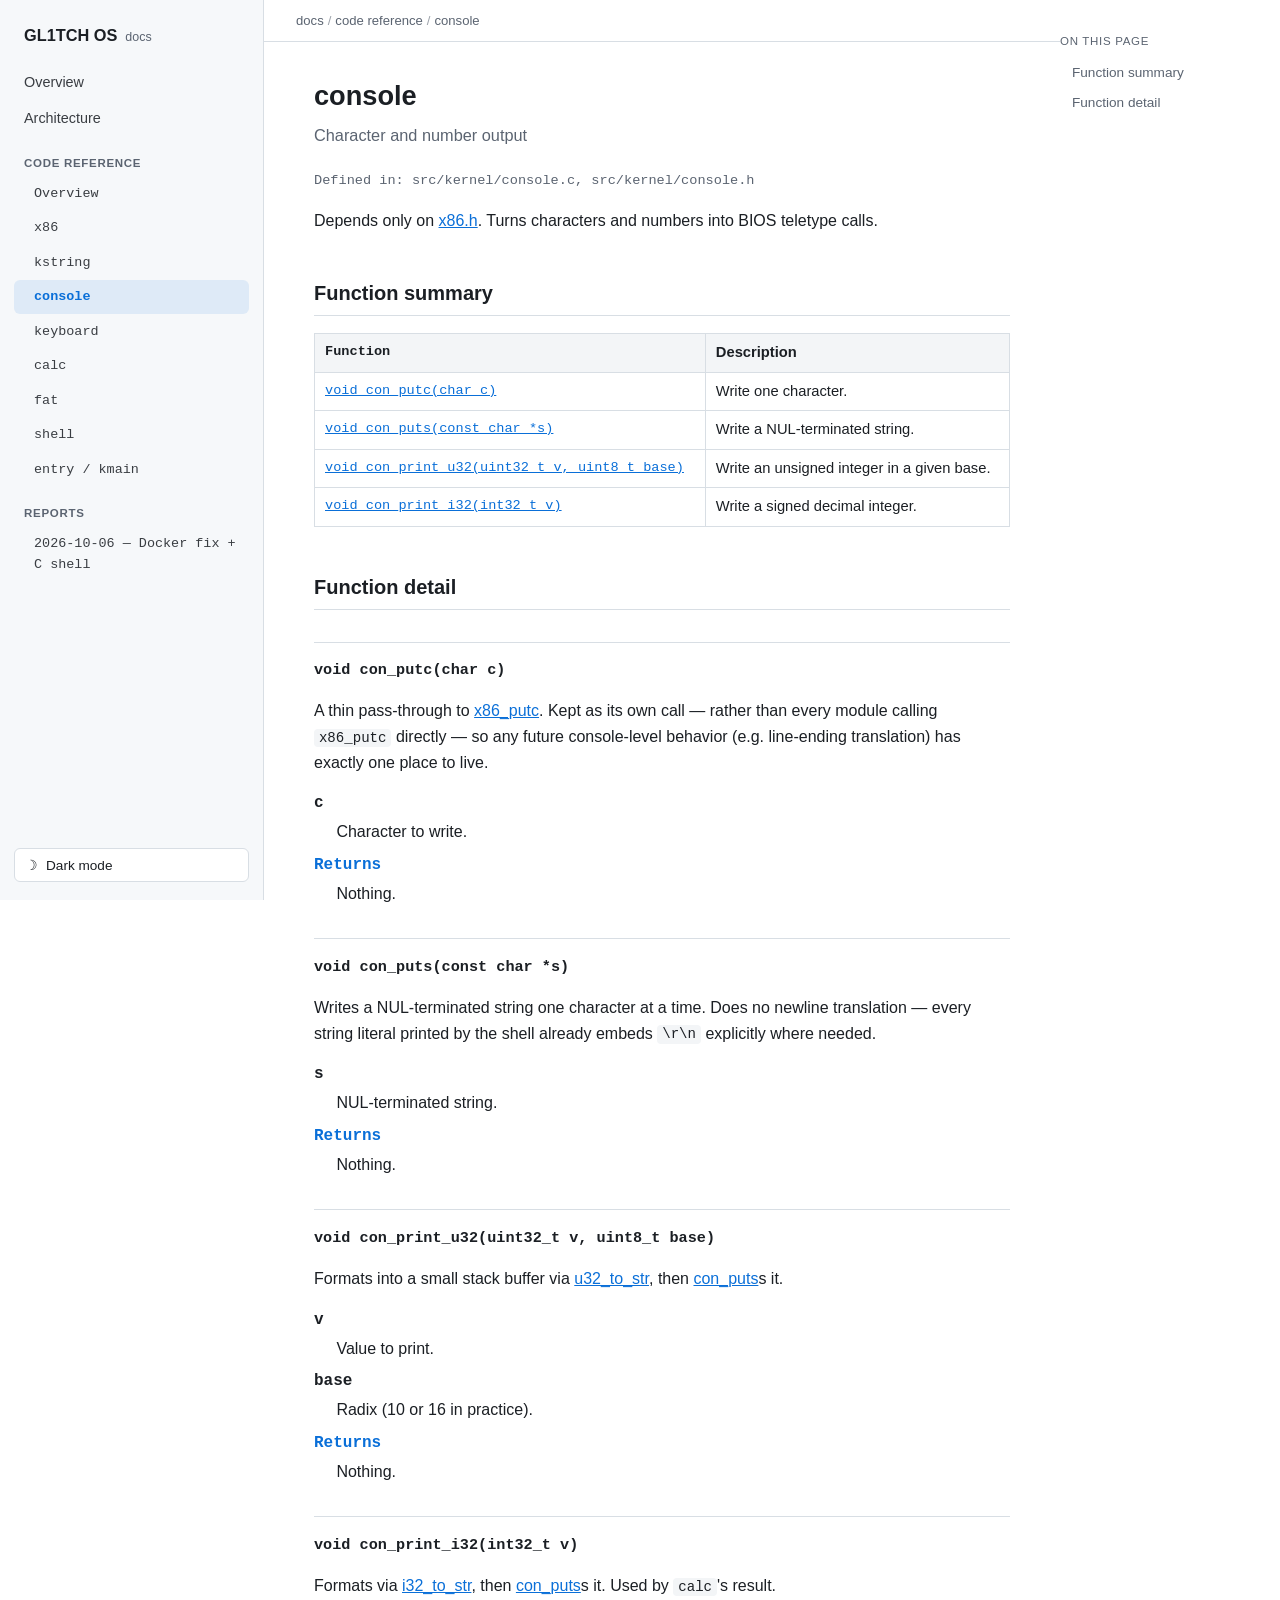
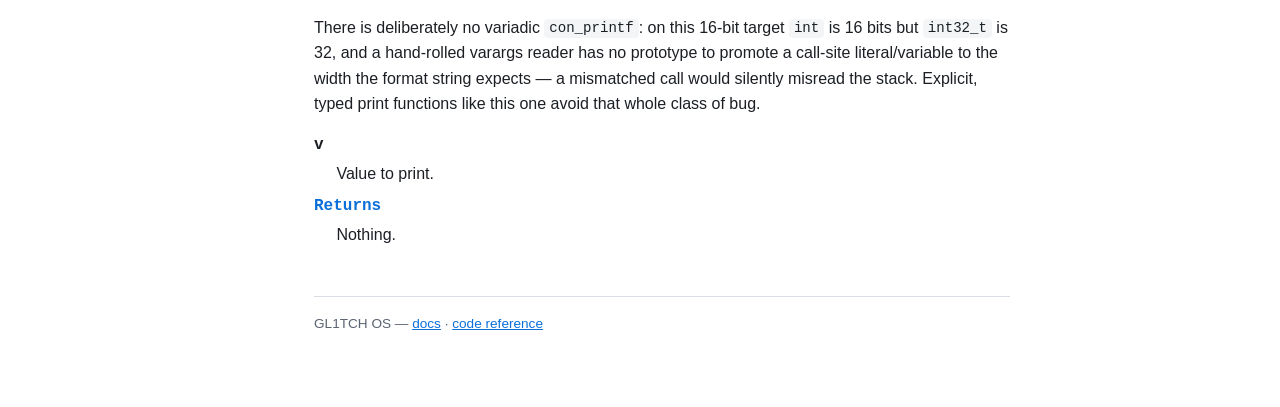
<file: docs/reference/console.html>
<!doctype html>
<html lang="en">
<head>
<meta charset="utf-8">
<meta name="viewport" content="width=device-width, initial-scale=1">
<title>GL1TCH OS reference: console</title>
<link rel="stylesheet" href="../assets/style.css">
</head>
<body>

<a class="skip-link" href="#main">Skip to content</a>

<div class="shell">

  <button class="sidebar-toggle screen-only" id="sidebarToggle" type="button" aria-label="Toggle navigation" aria-expanded="false">&#9776;</button>

  <aside class="sidebar screen-only" id="sidebar">
    <div class="sidebar-brand"><a href="../index.html">GL1TCH OS</a><span class="ver">docs</span></div>
    <nav class="sidebar-nav" aria-label="Documentation">
      <div class="nav-group">
        <a href="../index.html" class="nav-link">Overview</a>
        <a href="../architecture.html" class="nav-link">Architecture</a>
      </div>
      <div class="nav-group">
        <h4 class="nav-heading">Code reference</h4>
        <a href="index.html" class="nav-link sub">Overview</a>
        <a href="x86.html" class="nav-link sub">x86</a>
        <a href="kstring.html" class="nav-link sub">kstring</a>
        <a href="console.html" class="nav-link sub current">console</a>
        <a href="keyboard.html" class="nav-link sub">keyboard</a>
        <a href="calc.html" class="nav-link sub">calc</a>
        <a href="fat.html" class="nav-link sub">fat</a>
        <a href="shell.html" class="nav-link sub">shell</a>
        <a href="entry.html" class="nav-link sub">entry / kmain</a>
      </div>
      <div class="nav-group">
        <h4 class="nav-heading">Reports</h4>
        <a href="../reports/2026-10-06-docker-fix-and-c-kernel-shell.html" class="nav-link sub">2026-10-06 &mdash; Docker fix + C shell</a>
      </div>
    </nav>
    <button class="theme-toggle" id="themeToggle" type="button">
      <span class="theme-icon">&#9790;</span><span class="theme-label">Dark mode</span>
    </button>
  </aside>

  <div class="sidebar-backdrop" id="sidebarBackdrop"></div>

  <div class="content-col">
    <header class="topbar screen-only">
      <nav class="crumbs"><a href="../index.html">docs</a><span class="sep">/</span><a href="index.html">code reference</a><span class="sep">/</span>console</nav>
    </header>

    <main class="page" id="main">
      <h1>console</h1>
      <p class="lead">Character and number output</p>

      <p class="definedin">Defined in: src/kernel/console.c, src/kernel/console.h</p>

      <p>Depends only on <a href="x86.html">x86.h</a>. Turns characters and numbers into BIOS teletype calls.</p>

      <div class="tabs-group">
        <div class="tab-panel" data-tab="reference" data-tab-label="Reference">

          <h2>Function summary</h2>
          <table class="summary">
            <tr><th>Function</th><th>Description</th></tr>
            <tr><td><a href="#fn_putc">void con_putc(char c)</a></td><td>Write one character.</td></tr>
            <tr><td><a href="#fn_puts">void con_puts(const char *s)</a></td><td>Write a NUL-terminated string.</td></tr>
            <tr><td><a href="#fn_u32">void con_print_u32(uint32_t v, uint8_t base)</a></td><td>Write an unsigned integer in a given base.</td></tr>
            <tr><td><a href="#fn_i32">void con_print_i32(int32_t v)</a></td><td>Write a signed decimal integer.</td></tr>
          </table>

          <h2>Function detail</h2>

          <section class="fndetail" id="fn_putc">
            <h3>void con_putc(char c)</h3>
            <p>
              A thin pass-through to <a href="x86.html#fn_putc">x86_putc</a>. Kept as its own
              call &mdash; rather than every module calling <code>x86_putc</code> directly
              &mdash; so any future console-level behavior (e.g. line-ending translation) has
              exactly one place to live.
            </p>
            <dl class="params"><dt>c</dt><dd>Character to write.</dd><dt class="ret">Returns</dt><dd>Nothing.</dd></dl>
          </section>

          <section class="fndetail" id="fn_puts">
            <h3>void con_puts(const char *s)</h3>
            <p>Writes a NUL-terminated string one character at a time. Does no newline translation &mdash; every string literal printed by the shell already embeds <code>\r\n</code> explicitly where needed.</p>
            <dl class="params"><dt>s</dt><dd>NUL-terminated string.</dd><dt class="ret">Returns</dt><dd>Nothing.</dd></dl>
          </section>

          <section class="fndetail" id="fn_u32">
            <h3>void con_print_u32(uint32_t v, uint8_t base)</h3>
            <p>Formats into a small stack buffer via <a href="kstring.html#fn_u32tostr">u32_to_str</a>, then <a href="#fn_puts">con_puts</a>s it.</p>
            <dl class="params">
              <dt>v</dt><dd>Value to print.</dd>
              <dt>base</dt><dd>Radix (10 or 16 in practice).</dd>
              <dt class="ret">Returns</dt><dd>Nothing.</dd>
            </dl>
          </section>

          <section class="fndetail" id="fn_i32">
            <h3>void con_print_i32(int32_t v)</h3>
            <p>
              Formats via <a href="kstring.html#fn_i32tostr">i32_to_str</a>, then
              <a href="#fn_puts">con_puts</a>s it. Used by <code>calc</code>'s result.
            </p>
            <p>
              There is deliberately no variadic <code>con_printf</code>: on this 16-bit target
              <code>int</code> is 16 bits but <code>int32_t</code> is 32, and a hand-rolled
              varargs reader has no prototype to promote a call-site literal/variable to the
              width the format string expects &mdash; a mismatched call would silently misread
              the stack. Explicit, typed print functions like this one avoid that whole class
              of bug.
            </p>
            <dl class="params"><dt>v</dt><dd>Value to print.</dd><dt class="ret">Returns</dt><dd>Nothing.</dd></dl>
          </section>

        </div>
      </div>

      <footer class="pagefoot">
        GL1TCH OS &mdash; <a href="../index.html">docs</a> &middot; <a href="index.html">code reference</a>
      </footer>
    </main>
  </div>

  <aside class="toc screen-only" id="toc">
    <div class="toc-title">On this page</div>
  </aside>

</div>

<script src="../assets/docs.js"></script>
</body>
</html>
</file>
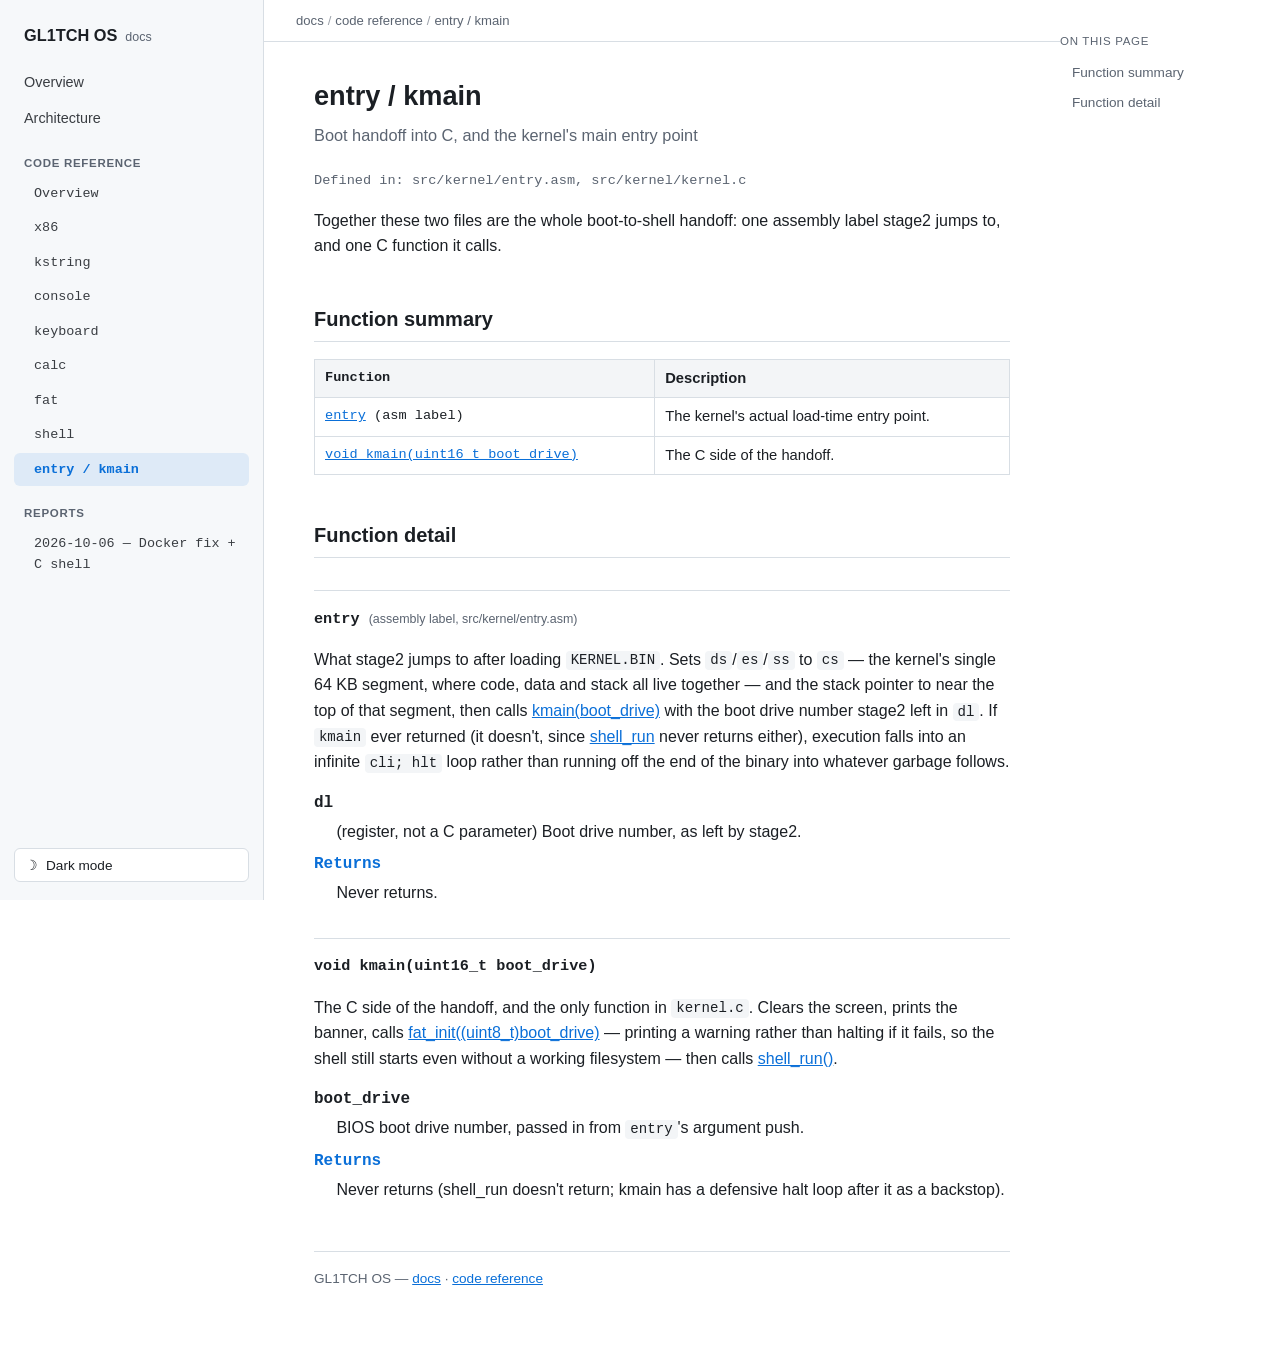
<file: docs/reference/entry.html>
<!doctype html>
<html lang="en">
<head>
<meta charset="utf-8">
<meta name="viewport" content="width=device-width, initial-scale=1">
<title>GL1TCH OS reference: entry / kmain</title>
<link rel="stylesheet" href="../assets/style.css">
</head>
<body>

<a class="skip-link" href="#main">Skip to content</a>

<div class="shell">

  <button class="sidebar-toggle screen-only" id="sidebarToggle" type="button" aria-label="Toggle navigation" aria-expanded="false">&#9776;</button>

  <aside class="sidebar screen-only" id="sidebar">
    <div class="sidebar-brand"><a href="../index.html">GL1TCH OS</a><span class="ver">docs</span></div>
    <nav class="sidebar-nav" aria-label="Documentation">
      <div class="nav-group">
        <a href="../index.html" class="nav-link">Overview</a>
        <a href="../architecture.html" class="nav-link">Architecture</a>
      </div>
      <div class="nav-group">
        <h4 class="nav-heading">Code reference</h4>
        <a href="index.html" class="nav-link sub">Overview</a>
        <a href="x86.html" class="nav-link sub">x86</a>
        <a href="kstring.html" class="nav-link sub">kstring</a>
        <a href="console.html" class="nav-link sub">console</a>
        <a href="keyboard.html" class="nav-link sub">keyboard</a>
        <a href="calc.html" class="nav-link sub">calc</a>
        <a href="fat.html" class="nav-link sub">fat</a>
        <a href="shell.html" class="nav-link sub">shell</a>
        <a href="entry.html" class="nav-link sub current">entry / kmain</a>
      </div>
      <div class="nav-group">
        <h4 class="nav-heading">Reports</h4>
        <a href="../reports/2026-10-06-docker-fix-and-c-kernel-shell.html" class="nav-link sub">2026-10-06 &mdash; Docker fix + C shell</a>
      </div>
    </nav>
    <button class="theme-toggle" id="themeToggle" type="button">
      <span class="theme-icon">&#9790;</span><span class="theme-label">Dark mode</span>
    </button>
  </aside>

  <div class="sidebar-backdrop" id="sidebarBackdrop"></div>

  <div class="content-col">
    <header class="topbar screen-only">
      <nav class="crumbs"><a href="../index.html">docs</a><span class="sep">/</span><a href="index.html">code reference</a><span class="sep">/</span>entry / kmain</nav>
    </header>

    <main class="page" id="main">
      <h1>entry / kmain</h1>
      <p class="lead">Boot handoff into C, and the kernel's main entry point</p>

      <p class="definedin">Defined in: src/kernel/entry.asm, src/kernel/kernel.c</p>

      <p>Together these two files are the whole boot-to-shell handoff: one assembly label stage2 jumps to, and one C function it calls.</p>

      <div class="tabs-group">
        <div class="tab-panel" data-tab="reference" data-tab-label="Reference">

          <h2>Function summary</h2>
          <table class="summary">
            <tr><th>Function</th><th>Description</th></tr>
            <tr><td><a href="#fn_entry">entry</a> <span class="internal-marker">(asm label)</span></td><td>The kernel's actual load-time entry point.</td></tr>
            <tr><td><a href="#fn_kmain">void kmain(uint16_t boot_drive)</a></td><td>The C side of the handoff.</td></tr>
          </table>

          <h2>Function detail</h2>

          <section class="fndetail" id="fn_entry">
            <h3>entry <span class="internal-marker">(assembly label, src/kernel/entry.asm)</span></h3>
            <p>
              What stage2 jumps to after loading <code>KERNEL.BIN</code>. Sets
              <code>ds</code>/<code>es</code>/<code>ss</code> to <code>cs</code> &mdash; the
              kernel's single 64&nbsp;KB segment, where code, data and stack all live together
              &mdash; and the stack pointer to near the top of that segment, then calls
              <a href="#fn_kmain">kmain(boot_drive)</a> with the boot drive number stage2 left
              in <code>dl</code>. If <code>kmain</code> ever returned (it doesn't, since
              <a href="shell.html#fn_run">shell_run</a> never returns either), execution falls
              into an infinite <code>cli; hlt</code> loop rather than running off the end of the
              binary into whatever garbage follows.
            </p>
            <dl class="params">
              <dt>dl</dt><dd>(register, not a C parameter) Boot drive number, as left by stage2.</dd>
              <dt class="ret">Returns</dt><dd>Never returns.</dd>
            </dl>
          </section>

          <section class="fndetail" id="fn_kmain">
            <h3>void kmain(uint16_t boot_drive)</h3>
            <p>
              The C side of the handoff, and the only function in <code>kernel.c</code>. Clears
              the screen, prints the banner, calls
              <a href="fat.html#fn_init">fat_init((uint8_t)boot_drive)</a> &mdash; printing a
              warning rather than halting if it fails, so the shell still starts even without a
              working filesystem &mdash; then calls <a href="shell.html#fn_run">shell_run()</a>.
            </p>
            <dl class="params">
              <dt>boot_drive</dt><dd>BIOS boot drive number, passed in from <code>entry</code>'s argument push.</dd>
              <dt class="ret">Returns</dt><dd>Never returns (shell_run doesn't return; kmain has a defensive halt loop after it as a backstop).</dd>
            </dl>
          </section>

        </div>
      </div>

      <footer class="pagefoot">
        GL1TCH OS &mdash; <a href="../index.html">docs</a> &middot; <a href="index.html">code reference</a>
      </footer>
    </main>
  </div>

  <aside class="toc screen-only" id="toc">
    <div class="toc-title">On this page</div>
  </aside>

</div>

<script src="../assets/docs.js"></script>
</body>
</html>
</file>
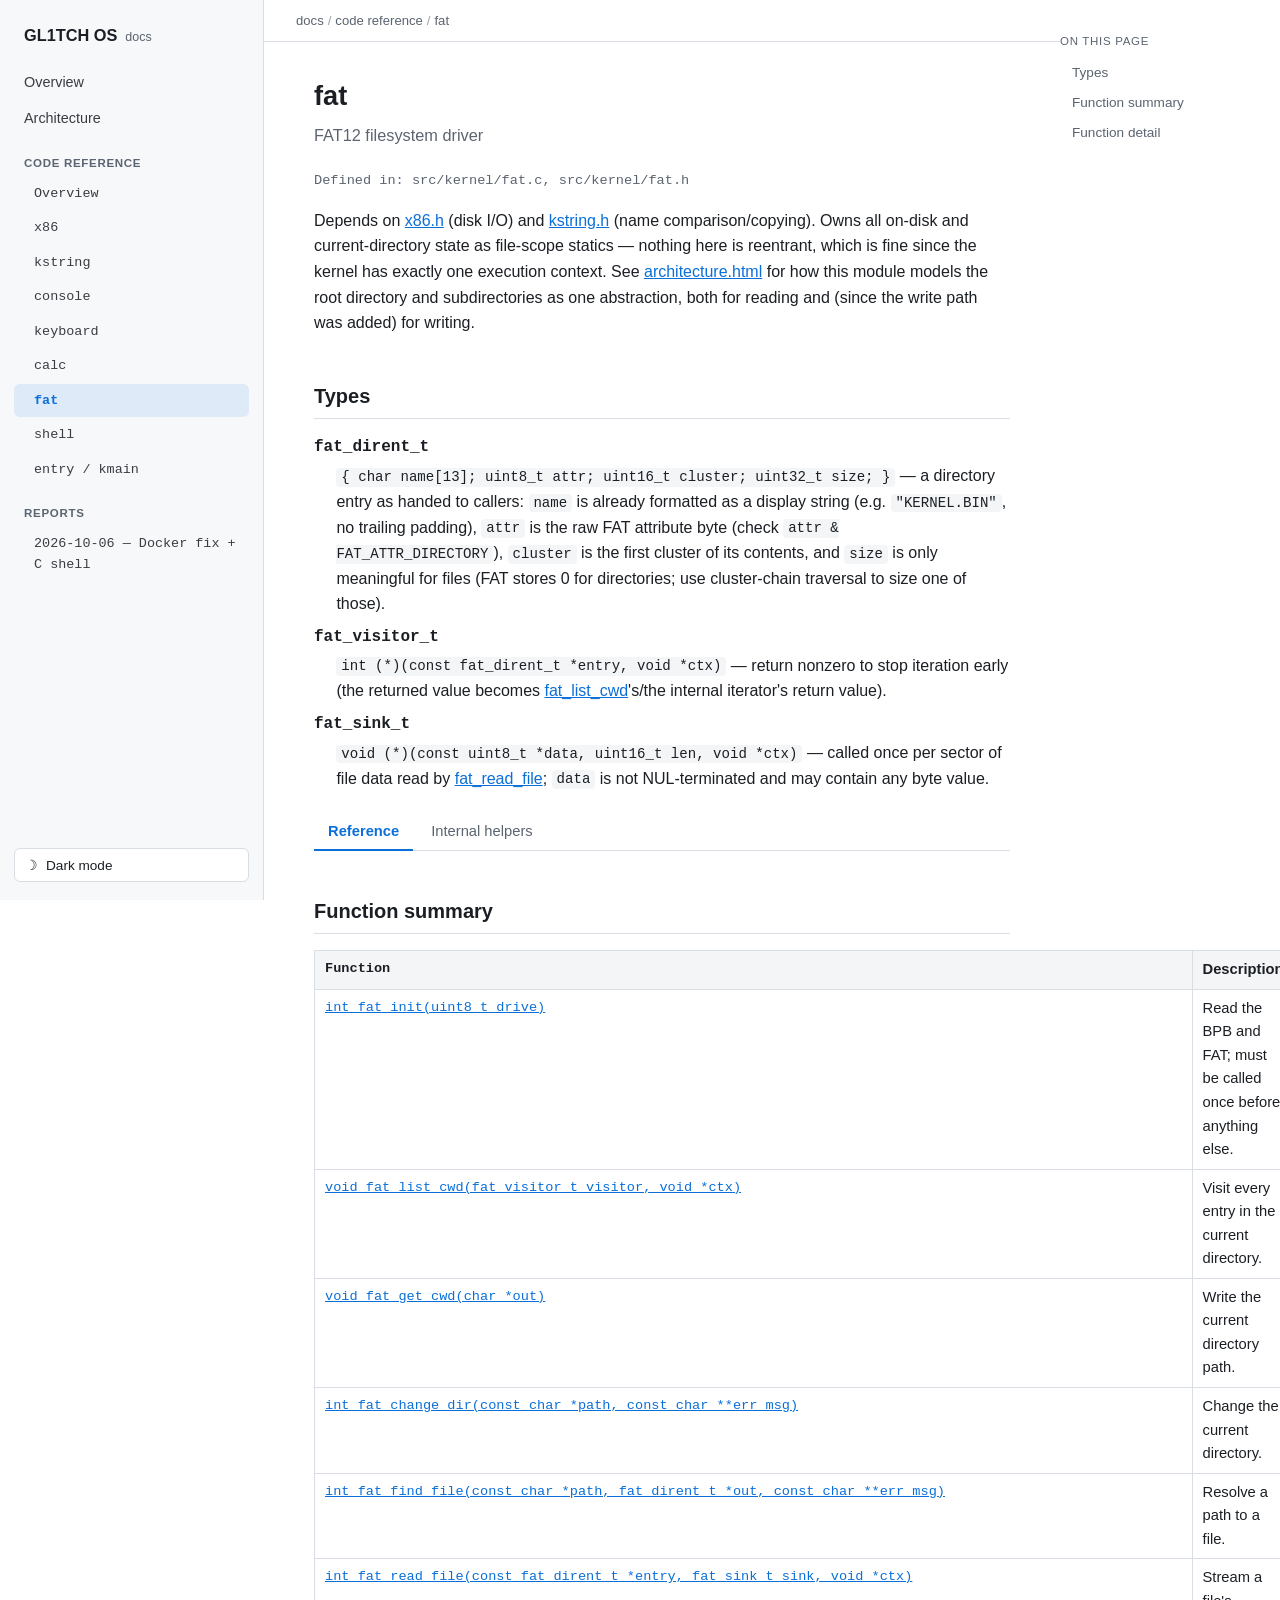
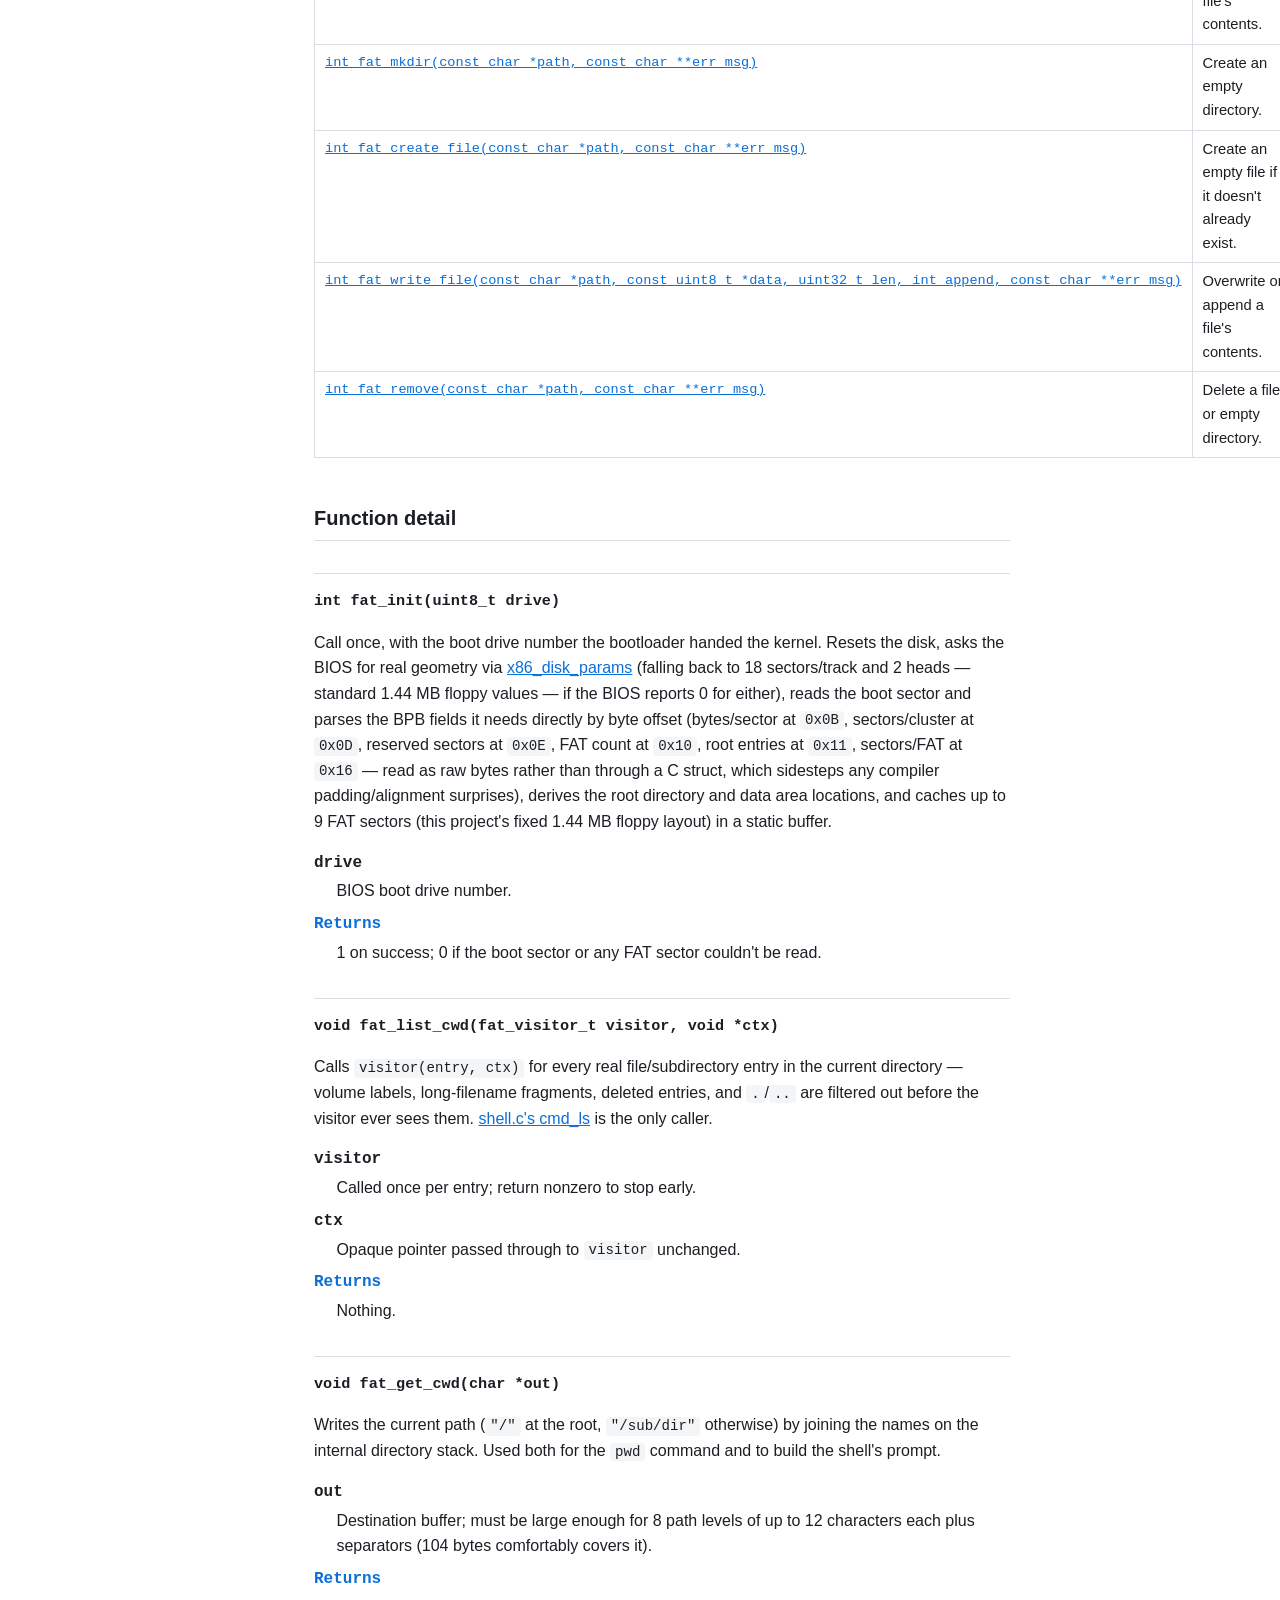
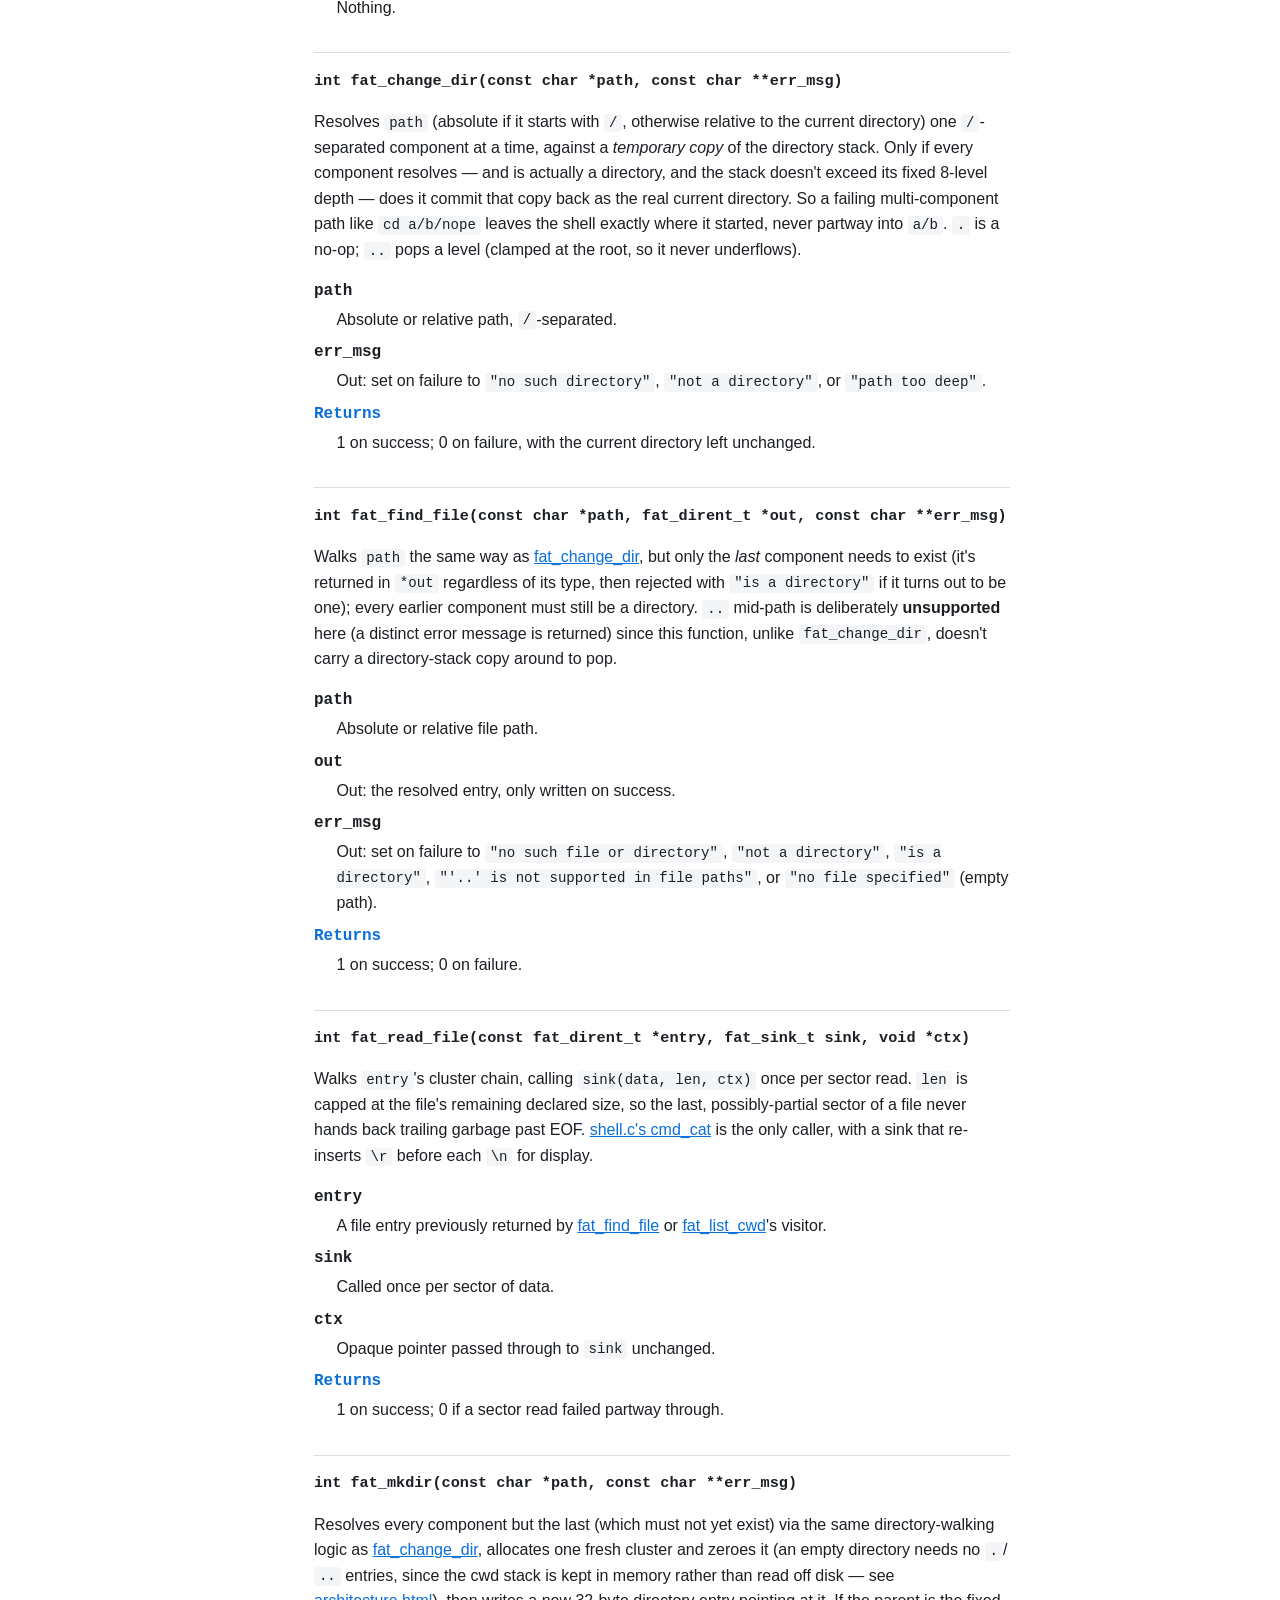
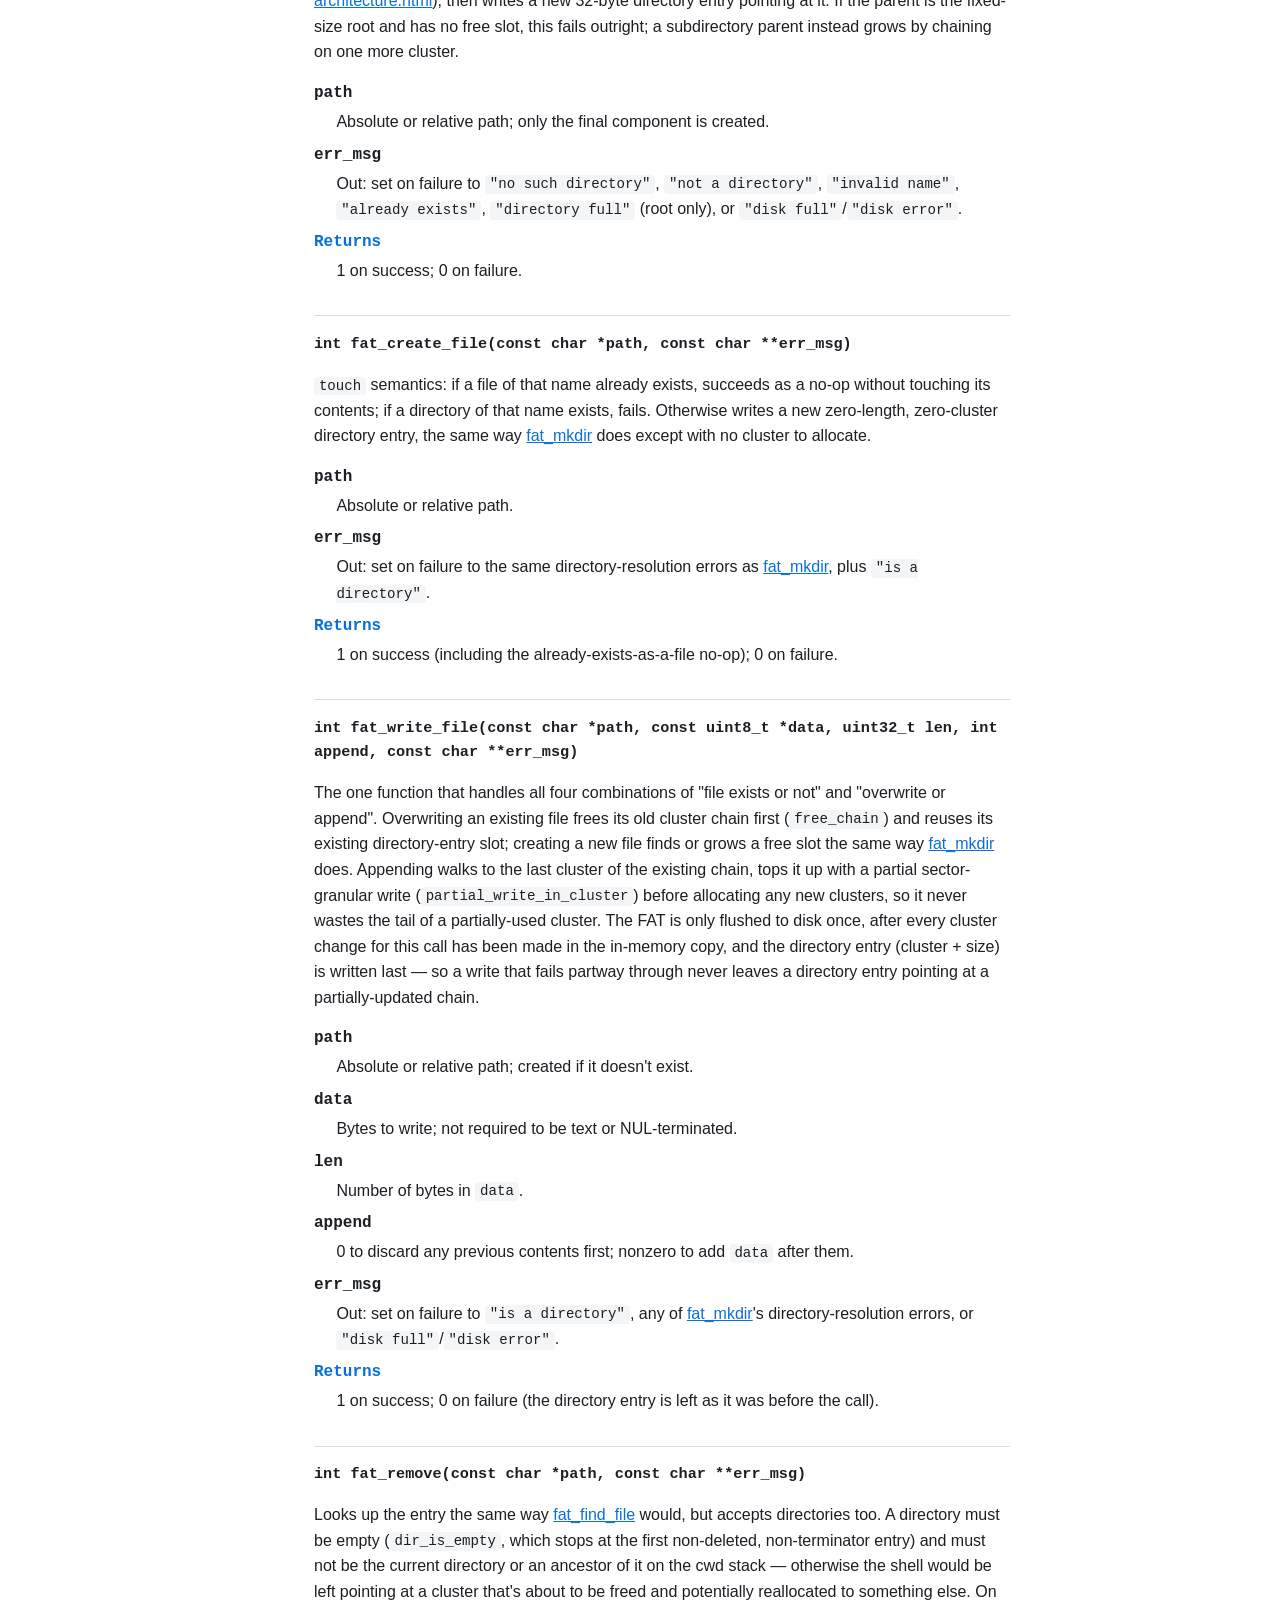
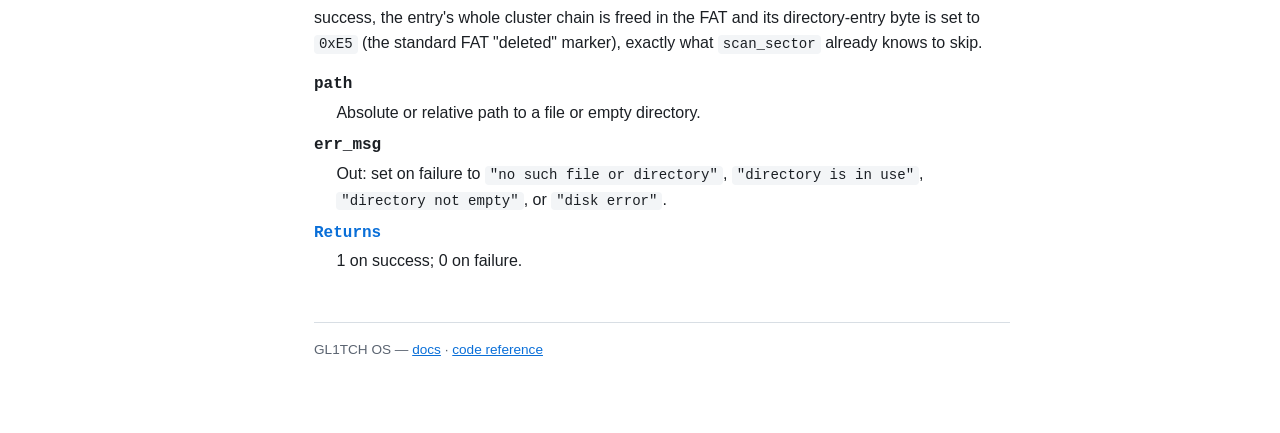
<file: docs/reference/fat.html>
<!doctype html>
<html lang="en">
<head>
<meta charset="utf-8">
<meta name="viewport" content="width=device-width, initial-scale=1">
<title>GL1TCH OS reference: fat</title>
<link rel="stylesheet" href="../assets/style.css">
</head>
<body>

<a class="skip-link" href="#main">Skip to content</a>

<div class="shell">

  <button class="sidebar-toggle screen-only" id="sidebarToggle" type="button" aria-label="Toggle navigation" aria-expanded="false">&#9776;</button>

  <aside class="sidebar screen-only" id="sidebar">
    <div class="sidebar-brand"><a href="../index.html">GL1TCH OS</a><span class="ver">docs</span></div>
    <nav class="sidebar-nav" aria-label="Documentation">
      <div class="nav-group">
        <a href="../index.html" class="nav-link">Overview</a>
        <a href="../architecture.html" class="nav-link">Architecture</a>
      </div>
      <div class="nav-group">
        <h4 class="nav-heading">Code reference</h4>
        <a href="index.html" class="nav-link sub">Overview</a>
        <a href="x86.html" class="nav-link sub">x86</a>
        <a href="kstring.html" class="nav-link sub">kstring</a>
        <a href="console.html" class="nav-link sub">console</a>
        <a href="keyboard.html" class="nav-link sub">keyboard</a>
        <a href="calc.html" class="nav-link sub">calc</a>
        <a href="fat.html" class="nav-link sub current">fat</a>
        <a href="shell.html" class="nav-link sub">shell</a>
        <a href="entry.html" class="nav-link sub">entry / kmain</a>
      </div>
      <div class="nav-group">
        <h4 class="nav-heading">Reports</h4>
        <a href="../reports/2026-10-06-docker-fix-and-c-kernel-shell.html" class="nav-link sub">2026-10-06 &mdash; Docker fix + C shell</a>
      </div>
    </nav>
    <button class="theme-toggle" id="themeToggle" type="button">
      <span class="theme-icon">&#9790;</span><span class="theme-label">Dark mode</span>
    </button>
  </aside>

  <div class="sidebar-backdrop" id="sidebarBackdrop"></div>

  <div class="content-col">
    <header class="topbar screen-only">
      <nav class="crumbs"><a href="../index.html">docs</a><span class="sep">/</span><a href="index.html">code reference</a><span class="sep">/</span>fat</nav>
    </header>

    <main class="page" id="main">
      <h1>fat</h1>
      <p class="lead">FAT12 filesystem driver</p>

      <p class="definedin">Defined in: src/kernel/fat.c, src/kernel/fat.h</p>

      <p>
        Depends on <a href="x86.html">x86.h</a> (disk I/O) and <a href="kstring.html">kstring.h</a>
        (name comparison/copying). Owns all on-disk and current-directory state as
        file-scope statics &mdash; nothing here is reentrant, which is fine since the
        kernel has exactly one execution context. See
        <a href="../architecture.html#fat">architecture.html</a> for how this module models
        the root directory and subdirectories as one abstraction, both for reading and
        (since the write path was added) for writing.
      </p>

      <h2>Types</h2>
      <dl class="params">
        <dt>fat_dirent_t</dt>
        <dd>
          <code>{ char name[13]; uint8_t attr; uint16_t cluster; uint32_t size; }</code>
          &mdash; a directory entry as handed to callers: <code>name</code> is already
          formatted as a display string (e.g. <code>"KERNEL.BIN"</code>, no trailing
          padding), <code>attr</code> is the raw FAT attribute byte (check
          <code>attr &amp; FAT_ATTR_DIRECTORY</code>), <code>cluster</code> is the first
          cluster of its contents, and <code>size</code> is only meaningful for files (FAT
          stores 0 for directories; use cluster-chain traversal to size one of those).
        </dd>
        <dt>fat_visitor_t</dt>
        <dd><code>int (*)(const fat_dirent_t *entry, void *ctx)</code> &mdash; return nonzero to stop iteration early (the returned value becomes <a href="#fn_list">fat_list_cwd</a>'s/the internal iterator's return value).</dd>
        <dt>fat_sink_t</dt>
        <dd><code>void (*)(const uint8_t *data, uint16_t len, void *ctx)</code> &mdash; called once per sector of file data read by <a href="#fn_readfile">fat_read_file</a>; <code>data</code> is not NUL-terminated and may contain any byte value.</dd>
      </dl>

      <div class="tabs-group">
        <div class="tab-panel" data-tab="reference" data-tab-label="Reference">

          <h2>Function summary</h2>
          <table class="summary">
            <tr><th>Function</th><th>Description</th></tr>
            <tr><td><a href="#fn_init">int fat_init(uint8_t drive)</a></td><td>Read the BPB and FAT; must be called once before anything else.</td></tr>
            <tr><td><a href="#fn_list">void fat_list_cwd(fat_visitor_t visitor, void *ctx)</a></td><td>Visit every entry in the current directory.</td></tr>
            <tr><td><a href="#fn_cwd">void fat_get_cwd(char *out)</a></td><td>Write the current directory path.</td></tr>
            <tr><td><a href="#fn_cd">int fat_change_dir(const char *path, const char **err_msg)</a></td><td>Change the current directory.</td></tr>
            <tr><td><a href="#fn_findfile">int fat_find_file(const char *path, fat_dirent_t *out, const char **err_msg)</a></td><td>Resolve a path to a file.</td></tr>
            <tr><td><a href="#fn_readfile">int fat_read_file(const fat_dirent_t *entry, fat_sink_t sink, void *ctx)</a></td><td>Stream a file's contents.</td></tr>
            <tr><td><a href="#fn_mkdir">int fat_mkdir(const char *path, const char **err_msg)</a></td><td>Create an empty directory.</td></tr>
            <tr><td><a href="#fn_createfile">int fat_create_file(const char *path, const char **err_msg)</a></td><td>Create an empty file if it doesn't already exist.</td></tr>
            <tr><td><a href="#fn_writefile">int fat_write_file(const char *path, const uint8_t *data, uint32_t len, int append, const char **err_msg)</a></td><td>Overwrite or append a file's contents.</td></tr>
            <tr><td><a href="#fn_remove">int fat_remove(const char *path, const char **err_msg)</a></td><td>Delete a file or empty directory.</td></tr>
          </table>

          <h2>Function detail</h2>

          <section class="fndetail" id="fn_init">
            <h3>int fat_init(uint8_t drive)</h3>
            <p>
              Call once, with the boot drive number the bootloader handed the kernel. Resets
              the disk, asks the BIOS for real geometry via
              <a href="x86.html#fn_params">x86_disk_params</a> (falling back to 18 sectors/track
              and 2 heads &mdash; standard 1.44&nbsp;MB floppy values &mdash; if the BIOS reports
              0 for either), reads the boot sector and parses the BPB fields it needs directly
              by byte offset (bytes/sector at <code>0x0B</code>, sectors/cluster at
              <code>0x0D</code>, reserved sectors at <code>0x0E</code>, FAT count at
              <code>0x10</code>, root entries at <code>0x11</code>, sectors/FAT at
              <code>0x16</code> &mdash; read as raw bytes rather than through a C struct, which
              sidesteps any compiler padding/alignment surprises), derives the root directory
              and data area locations, and caches up to 9 FAT sectors (this project's fixed
              1.44&nbsp;MB floppy layout) in a static buffer.
            </p>
            <dl class="params">
              <dt>drive</dt><dd>BIOS boot drive number.</dd>
              <dt class="ret">Returns</dt><dd>1 on success; 0 if the boot sector or any FAT sector couldn't be read.</dd>
            </dl>
          </section>

          <section class="fndetail" id="fn_list">
            <h3>void fat_list_cwd(fat_visitor_t visitor, void *ctx)</h3>
            <p>
              Calls <code>visitor(entry, ctx)</code> for every real file/subdirectory entry in
              the current directory &mdash; volume labels, long-filename fragments, deleted
              entries, and <code>.</code>/<code>..</code> are filtered out before the visitor
              ever sees them. <a href="shell.html#fn_ls">shell.c's cmd_ls</a> is the only caller.
            </p>
            <dl class="params">
              <dt>visitor</dt><dd>Called once per entry; return nonzero to stop early.</dd>
              <dt>ctx</dt><dd>Opaque pointer passed through to <code>visitor</code> unchanged.</dd>
              <dt class="ret">Returns</dt><dd>Nothing.</dd>
            </dl>
          </section>

          <section class="fndetail" id="fn_cwd">
            <h3>void fat_get_cwd(char *out)</h3>
            <p>Writes the current path (<code>"/"</code> at the root, <code>"/sub/dir"</code> otherwise) by joining the names on the internal directory stack. Used both for the <code>pwd</code> command and to build the shell's prompt.</p>
            <dl class="params">
              <dt>out</dt><dd>Destination buffer; must be large enough for 8 path levels of up to 12 characters each plus separators (104 bytes comfortably covers it).</dd>
              <dt class="ret">Returns</dt><dd>Nothing.</dd>
            </dl>
          </section>

          <section class="fndetail" id="fn_cd">
            <h3>int fat_change_dir(const char *path, const char **err_msg)</h3>
            <p>
              Resolves <code>path</code> (absolute if it starts with <code>/</code>, otherwise
              relative to the current directory) one <code>/</code>-separated component at a
              time, against a <em>temporary copy</em> of the directory stack. Only if every
              component resolves &mdash; and is actually a directory, and the stack doesn't
              exceed its fixed 8-level depth &mdash; does it commit that copy back as the real
              current directory. So a failing multi-component path like <code>cd a/b/nope</code>
              leaves the shell exactly where it started, never partway into <code>a/b</code>.
              <code>.</code> is a no-op; <code>..</code> pops a level (clamped at the root, so
              it never underflows).
            </p>
            <dl class="params">
              <dt>path</dt><dd>Absolute or relative path, <code>/</code>-separated.</dd>
              <dt>err_msg</dt><dd>Out: set on failure to <code>"no such directory"</code>, <code>"not a directory"</code>, or <code>"path too deep"</code>.</dd>
              <dt class="ret">Returns</dt><dd>1 on success; 0 on failure, with the current directory left unchanged.</dd>
            </dl>
          </section>

          <section class="fndetail" id="fn_findfile">
            <h3>int fat_find_file(const char *path, fat_dirent_t *out, const char **err_msg)</h3>
            <p>
              Walks <code>path</code> the same way as <a href="#fn_cd">fat_change_dir</a>, but
              only the <em>last</em> component needs to exist (it's returned in
              <code>*out</code> regardless of its type, then rejected with
              <code>"is a directory"</code> if it turns out to be one); every earlier component
              must still be a directory. <code>..</code> mid-path is deliberately
              <strong>unsupported</strong> here (a distinct error message is returned) since
              this function, unlike <code>fat_change_dir</code>, doesn't carry a directory-stack
              copy around to pop.
            </p>
            <dl class="params">
              <dt>path</dt><dd>Absolute or relative file path.</dd>
              <dt>out</dt><dd>Out: the resolved entry, only written on success.</dd>
              <dt>err_msg</dt><dd>Out: set on failure to <code>"no such file or directory"</code>, <code>"not a directory"</code>, <code>"is a directory"</code>, <code>"'..' is not supported in file paths"</code>, or <code>"no file specified"</code> (empty path).</dd>
              <dt class="ret">Returns</dt><dd>1 on success; 0 on failure.</dd>
            </dl>
          </section>

          <section class="fndetail" id="fn_readfile">
            <h3>int fat_read_file(const fat_dirent_t *entry, fat_sink_t sink, void *ctx)</h3>
            <p>
              Walks <code>entry</code>'s cluster chain, calling <code>sink(data, len, ctx)</code>
              once per sector read. <code>len</code> is capped at the file's remaining declared
              size, so the last, possibly-partial sector of a file never hands back trailing
              garbage past EOF. <a href="shell.html#fn_cat">shell.c's cmd_cat</a> is the only
              caller, with a sink that re-inserts <code>\r</code> before each <code>\n</code>
              for display.
            </p>
            <dl class="params">
              <dt>entry</dt><dd>A file entry previously returned by <a href="#fn_findfile">fat_find_file</a> or <a href="#fn_list">fat_list_cwd</a>'s visitor.</dd>
              <dt>sink</dt><dd>Called once per sector of data.</dd>
              <dt>ctx</dt><dd>Opaque pointer passed through to <code>sink</code> unchanged.</dd>
              <dt class="ret">Returns</dt><dd>1 on success; 0 if a sector read failed partway through.</dd>
            </dl>
          </section>

          <section class="fndetail" id="fn_mkdir">
            <h3>int fat_mkdir(const char *path, const char **err_msg)</h3>
            <p>
              Resolves every component but the last (which must not yet exist) via the same
              directory-walking logic as <a href="#fn_cd">fat_change_dir</a>, allocates one
              fresh cluster and zeroes it (an empty directory needs no <code>.</code>/
              <code>..</code> entries, since the cwd stack is kept in memory rather than read
              off disk &mdash; see <a href="../architecture.html#fat">architecture.html</a>),
              then writes a new 32-byte directory entry pointing at it. If the parent is the
              fixed-size root and has no free slot, this fails outright; a subdirectory parent
              instead grows by chaining on one more cluster.
            </p>
            <dl class="params">
              <dt>path</dt><dd>Absolute or relative path; only the final component is created.</dd>
              <dt>err_msg</dt><dd>Out: set on failure to <code>"no such directory"</code>, <code>"not a directory"</code>, <code>"invalid name"</code>, <code>"already exists"</code>, <code>"directory full"</code> (root only), or <code>"disk full"</code>/<code>"disk error"</code>.</dd>
              <dt class="ret">Returns</dt><dd>1 on success; 0 on failure.</dd>
            </dl>
          </section>

          <section class="fndetail" id="fn_createfile">
            <h3>int fat_create_file(const char *path, const char **err_msg)</h3>
            <p>
              <code>touch</code> semantics: if a file of that name already exists, succeeds as
              a no-op without touching its contents; if a directory of that name exists, fails.
              Otherwise writes a new zero-length, zero-cluster directory entry, the same way
              <a href="#fn_mkdir">fat_mkdir</a> does except with no cluster to allocate.
            </p>
            <dl class="params">
              <dt>path</dt><dd>Absolute or relative path.</dd>
              <dt>err_msg</dt><dd>Out: set on failure to the same directory-resolution errors as <a href="#fn_mkdir">fat_mkdir</a>, plus <code>"is a directory"</code>.</dd>
              <dt class="ret">Returns</dt><dd>1 on success (including the already-exists-as-a-file no-op); 0 on failure.</dd>
            </dl>
          </section>

          <section class="fndetail" id="fn_writefile">
            <h3>int fat_write_file(const char *path, const uint8_t *data, uint32_t len, int append, const char **err_msg)</h3>
            <p>
              The one function that handles all four combinations of "file exists or not" and
              "overwrite or append". Overwriting an existing file frees its old cluster chain
              first (<code>free_chain</code>) and reuses its existing directory-entry slot;
              creating a new file finds or grows a free slot the same way
              <a href="#fn_mkdir">fat_mkdir</a> does. Appending walks to the last cluster of the
              existing chain, tops it up with a partial sector-granular write
              (<code>partial_write_in_cluster</code>) before allocating any new clusters, so it
              never wastes the tail of a partially-used cluster. The FAT is only flushed to disk
              once, after every cluster change for this call has been made in the in-memory
              copy, and the directory entry (cluster + size) is written last &mdash; so a write
              that fails partway through never leaves a directory entry pointing at a
              partially-updated chain.
            </p>
            <dl class="params">
              <dt>path</dt><dd>Absolute or relative path; created if it doesn't exist.</dd>
              <dt>data</dt><dd>Bytes to write; not required to be text or NUL-terminated.</dd>
              <dt>len</dt><dd>Number of bytes in <code>data</code>.</dd>
              <dt>append</dt><dd>0 to discard any previous contents first; nonzero to add <code>data</code> after them.</dd>
              <dt>err_msg</dt><dd>Out: set on failure to <code>"is a directory"</code>, any of <a href="#fn_mkdir">fat_mkdir</a>'s directory-resolution errors, or <code>"disk full"</code>/<code>"disk error"</code>.</dd>
              <dt class="ret">Returns</dt><dd>1 on success; 0 on failure (the directory entry is left as it was before the call).</dd>
            </dl>
          </section>

          <section class="fndetail" id="fn_remove">
            <h3>int fat_remove(const char *path, const char **err_msg)</h3>
            <p>
              Looks up the entry the same way <a href="#fn_findfile">fat_find_file</a> would,
              but accepts directories too. A directory must be empty
              (<code>dir_is_empty</code>, which stops at the first non-deleted, non-terminator
              entry) and must not be the current directory or an ancestor of it on the cwd
              stack &mdash; otherwise the shell would be left pointing at a cluster that's about
              to be freed and potentially reallocated to something else. On success, the
              entry's whole cluster chain is freed in the FAT and its directory-entry byte is
              set to <code>0xE5</code> (the standard FAT "deleted" marker), exactly what
              <code>scan_sector</code> already knows to skip.
            </p>
            <dl class="params">
              <dt>path</dt><dd>Absolute or relative path to a file or empty directory.</dd>
              <dt>err_msg</dt><dd>Out: set on failure to <code>"no such file or directory"</code>, <code>"directory is in use"</code>, <code>"directory not empty"</code>, or <code>"disk error"</code>.</dd>
              <dt class="ret">Returns</dt><dd>1 on success; 0 on failure.</dd>
            </dl>
          </section>

        </div>

        <div class="tab-panel" data-tab="internals" data-tab-label="Internal helpers">
          <h2>Internal helpers</h2>
          <p>
            <code>lba_to_chs</code> / <code>read_sector</code> / <code>write_sector</code> /
            <code>cluster_to_lba</code> / <code>fat_next_cluster</code> &mdash; the low-level
            disk primitives every public function sits on top of: LBA&rarr;CHS conversion using
            the BIOS-reported geometry, a 3-retry sector read/write (resetting the controller
            between attempts; <code>write_sector</code> is <code>read_sector</code>'s mirror
            image, BIOS function <code>0x03</code> instead of <code>0x02</code>),
            cluster-number&rarr;LBA conversion for the data area, and FAT12's packed
            12-bits-per-entry chain lookup (<code>cluster + cluster/2</code> gives the byte
            offset of a 16-bit read; odd clusters take the high nibble via <code>&gt;&gt; 4</code>,
            even clusters take the low 12 bits via <code>&amp; 0x0FFF</code>).
          </p>
          <p id="fn_findchild">
            <code>fat_format_name</code> / <code>scan_sector</code> / <code>fat_iterate_dir</code> /
            <code>find_child</code> &mdash; <code>fat_format_name</code> turns an 11-byte padded
            on-disk name into a displayable <code>"NAME.EXT"</code> string. <code>scan_sector</code>
            parses one 512-byte sector's worth of 32-byte directory entries, filtering deleted
            (<code>0xE5</code>), long-filename (attribute <code>0x0F</code>) and volume-label
            entries, and stopping at the first all-zero entry (end of directory).
            <code>fat_iterate_dir(cluster, ...)</code> is the one function that knows
            <code>cluster == 0</code> means "walk the fixed root-directory sectors" and anything
            else means "walk this cluster chain through the FAT" &mdash; every public
            directory-reading function goes through it. <code>find_child</code> is
            <code>fat_iterate_dir</code> plus a visitor that stops at the first
            case-insensitive name match; it's what both <a href="#fn_cd">fat_change_dir</a> and
            <a href="#fn_findfile">fat_find_file</a> use to look up one path component.
          </p>
          <p>
            <code>fat_set_cluster</code> / <code>fat_alloc_cluster</code> / <code>free_chain</code> /
            <code>fat_flush_fat</code> &mdash; the write-side mirror of
            <code>fat_next_cluster</code>: <code>fat_set_cluster</code> packs a 12-bit value
            into the same odd/even-nibble layout <code>fat_next_cluster</code> unpacks,
            <code>fat_alloc_cluster</code> linear-scans for the first cluster whose FAT entry is
            0 and immediately marks it end-of-chain so a second allocation can't claim it too,
            <code>free_chain</code> walks a chain setting every entry back to 0, and
            <code>fat_flush_fat</code> writes the in-memory FAT buffer back to <em>every</em>
            on-disk FAT copy (not just the one cached at init), since real FAT12 keeps
            <code>fat_count</code> redundant copies in sync.
          </p>
          <p>
            <code>walk_dir_raw</code> / <code>dir_search_visitor</code> / <code>any_entry_visitor</code> /
            <code>dir_is_empty</code> &mdash; <code>walk_dir_raw</code> is
            <code>fat_iterate_dir</code>'s write-side counterpart: same root-vs-cluster-chain
            dispatch, but the visitor sees every 32-byte slot's raw bytes and on-disk location
            (sector LBA + byte offset) rather than a parsed <code>fat_dirent_t</code>, since
            creating/deleting entries needs to write back to that exact spot.
            <code>dir_search_visitor</code> finds an existing name match <em>and</em> the first
            reusable slot (deleted or past-the-end) in one pass, which is what every
            create-type function below is built on. <code>dir_is_empty</code> is
            <code>walk_dir_raw</code> plus a visitor that stops at the first real entry.
          </p>
          <p>
            <code>grow_dir_and_get_slot</code> / <code>write_chain</code> /
            <code>partial_write_in_cluster</code> / <code>append_to_chain</code> &mdash;
            <code>grow_dir_and_get_slot</code> chains a new zeroed cluster onto a (non-root)
            directory that's out of free slots. <code>write_chain</code> allocates clusters one
            at a time and fills them from a data buffer, used for both a fresh overwrite and
            the tail end of an append. <code>partial_write_in_cluster</code> does a
            read-modify-write of just the bytes at some byte offset within one cluster &mdash;
            needed because an append's first write usually lands mid-cluster, not at a sector
            boundary. <code>append_to_chain</code> composes the two: top up whatever space is
            left in the file's last cluster via <code>partial_write_in_cluster</code>, then hand
            any remainder to <code>write_chain</code> and link the two chains together.
          </p>
          <p>
            <code>format_name_83</code> / <code>build_dirent_raw</code> /
            <code>write_dirent_raw</code> / <code>resolve_parent</code> /
            <code>prepare_create</code> &mdash; <code>format_name_83</code> is
            <code>fat_format_name</code>'s inverse: validates and pads a user-typed
            <code>"NAME"</code> or <code>"NAME.EXT"</code> into the 11-byte on-disk form,
            rejecting anything that doesn't fit 8.3. <code>build_dirent_raw</code> /
            <code>write_dirent_raw</code> assemble a 32-byte entry and write it to a known
            location. <code>resolve_parent</code> is <code>fat_change_dir</code>'s path-walking
            logic with the last component left unresolved (it's the name being created, so it
            need not exist yet); <code>prepare_create</code> wraps that plus
            <code>format_name_83</code> plus a <code>dir_search_visitor</code> pass into the one
            call <a href="#fn_mkdir">fat_mkdir</a>, <a href="#fn_createfile">fat_create_file</a>
            and <a href="#fn_writefile">fat_write_file</a> all start with.
          </p>
        </div>
      </div>

      <footer class="pagefoot">
        GL1TCH OS &mdash; <a href="../index.html">docs</a> &middot; <a href="index.html">code reference</a>
      </footer>
    </main>
  </div>

  <aside class="toc screen-only" id="toc">
    <div class="toc-title">On this page</div>
  </aside>

</div>

<script src="../assets/docs.js"></script>
</body>
</html>
</file>
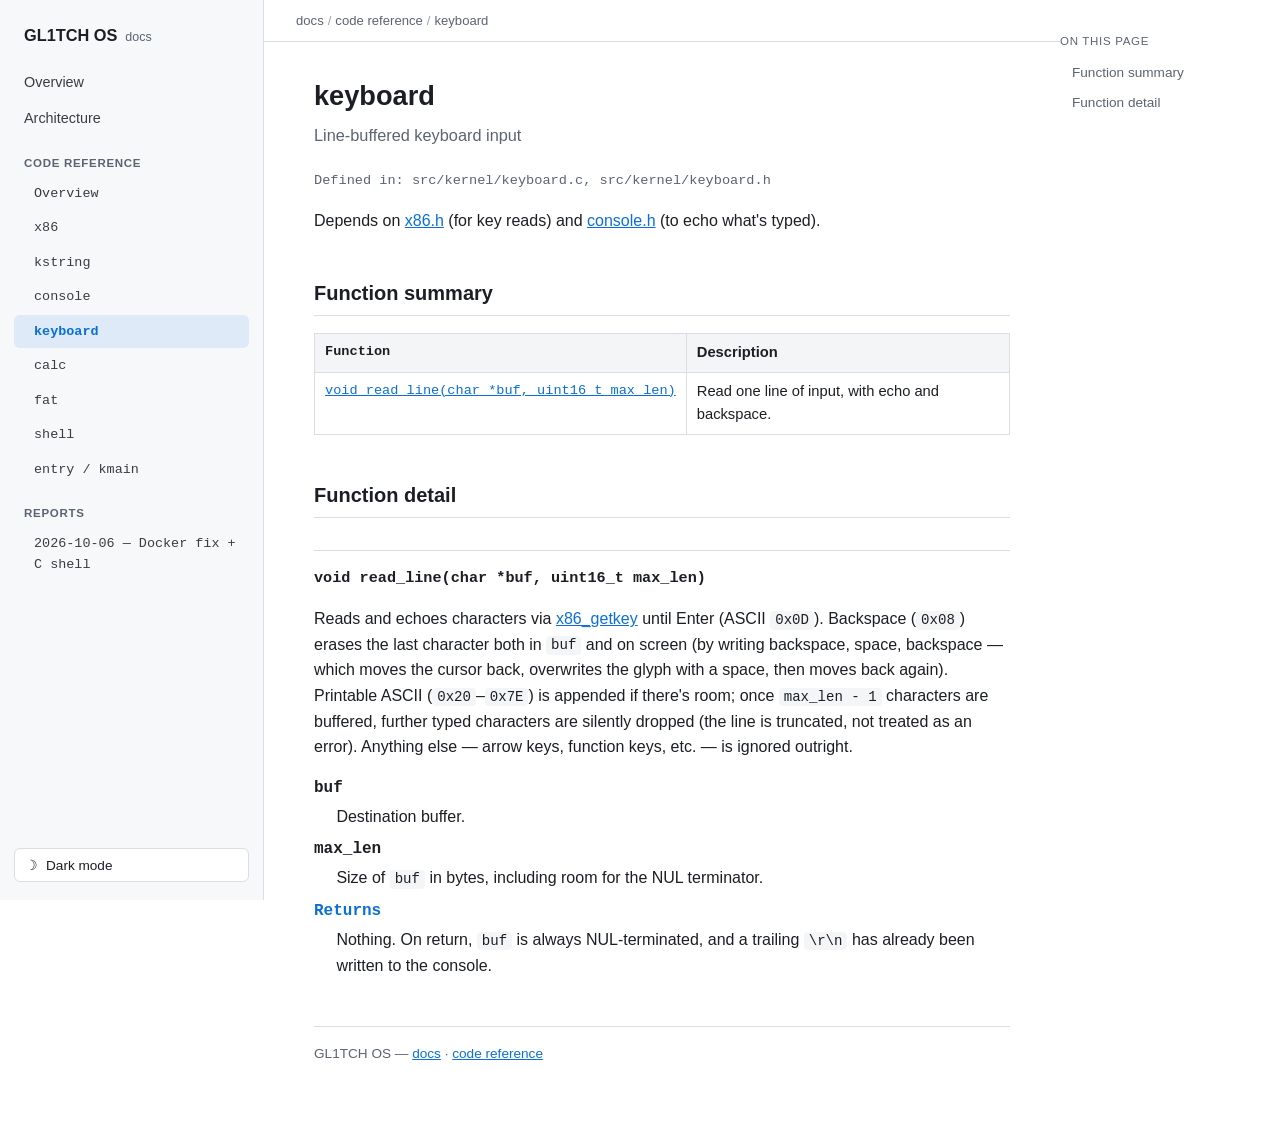
<file: docs/reference/keyboard.html>
<!doctype html>
<html lang="en">
<head>
<meta charset="utf-8">
<meta name="viewport" content="width=device-width, initial-scale=1">
<title>GL1TCH OS reference: keyboard</title>
<link rel="stylesheet" href="../assets/style.css">
</head>
<body>

<a class="skip-link" href="#main">Skip to content</a>

<div class="shell">

  <button class="sidebar-toggle screen-only" id="sidebarToggle" type="button" aria-label="Toggle navigation" aria-expanded="false">&#9776;</button>

  <aside class="sidebar screen-only" id="sidebar">
    <div class="sidebar-brand"><a href="../index.html">GL1TCH OS</a><span class="ver">docs</span></div>
    <nav class="sidebar-nav" aria-label="Documentation">
      <div class="nav-group">
        <a href="../index.html" class="nav-link">Overview</a>
        <a href="../architecture.html" class="nav-link">Architecture</a>
      </div>
      <div class="nav-group">
        <h4 class="nav-heading">Code reference</h4>
        <a href="index.html" class="nav-link sub">Overview</a>
        <a href="x86.html" class="nav-link sub">x86</a>
        <a href="kstring.html" class="nav-link sub">kstring</a>
        <a href="console.html" class="nav-link sub">console</a>
        <a href="keyboard.html" class="nav-link sub current">keyboard</a>
        <a href="calc.html" class="nav-link sub">calc</a>
        <a href="fat.html" class="nav-link sub">fat</a>
        <a href="shell.html" class="nav-link sub">shell</a>
        <a href="entry.html" class="nav-link sub">entry / kmain</a>
      </div>
      <div class="nav-group">
        <h4 class="nav-heading">Reports</h4>
        <a href="../reports/2026-10-06-docker-fix-and-c-kernel-shell.html" class="nav-link sub">2026-10-06 &mdash; Docker fix + C shell</a>
      </div>
    </nav>
    <button class="theme-toggle" id="themeToggle" type="button">
      <span class="theme-icon">&#9790;</span><span class="theme-label">Dark mode</span>
    </button>
  </aside>

  <div class="sidebar-backdrop" id="sidebarBackdrop"></div>

  <div class="content-col">
    <header class="topbar screen-only">
      <nav class="crumbs"><a href="../index.html">docs</a><span class="sep">/</span><a href="index.html">code reference</a><span class="sep">/</span>keyboard</nav>
    </header>

    <main class="page" id="main">
      <h1>keyboard</h1>
      <p class="lead">Line-buffered keyboard input</p>

      <p class="definedin">Defined in: src/kernel/keyboard.c, src/kernel/keyboard.h</p>

      <p>Depends on <a href="x86.html">x86.h</a> (for key reads) and <a href="console.html">console.h</a> (to echo what's typed).</p>

      <div class="tabs-group">
        <div class="tab-panel" data-tab="reference" data-tab-label="Reference">

          <h2>Function summary</h2>
          <table class="summary">
            <tr><th>Function</th><th>Description</th></tr>
            <tr><td><a href="#fn_readline">void read_line(char *buf, uint16_t max_len)</a></td><td>Read one line of input, with echo and backspace.</td></tr>
          </table>

          <h2>Function detail</h2>

          <section class="fndetail" id="fn_readline">
            <h3>void read_line(char *buf, uint16_t max_len)</h3>
            <p>
              Reads and echoes characters via <a href="x86.html#fn_getkey">x86_getkey</a> until
              Enter (ASCII <code>0x0D</code>). Backspace (<code>0x08</code>) erases the last
              character both in <code>buf</code> and on screen (by writing backspace, space,
              backspace &mdash; which moves the cursor back, overwrites the glyph with a space,
              then moves back again). Printable ASCII (<code>0x20</code>&ndash;<code>0x7E</code>)
              is appended if there's room; once <code>max_len - 1</code> characters are buffered,
              further typed characters are silently dropped (the line is truncated, not treated
              as an error). Anything else &mdash; arrow keys, function keys, etc. &mdash; is
              ignored outright.
            </p>
            <dl class="params">
              <dt>buf</dt><dd>Destination buffer.</dd>
              <dt>max_len</dt><dd>Size of <code>buf</code> in bytes, including room for the NUL terminator.</dd>
              <dt class="ret">Returns</dt><dd>Nothing. On return, <code>buf</code> is always NUL-terminated, and a trailing <code>\r\n</code> has already been written to the console.</dd>
            </dl>
          </section>

        </div>
      </div>

      <footer class="pagefoot">
        GL1TCH OS &mdash; <a href="../index.html">docs</a> &middot; <a href="index.html">code reference</a>
      </footer>
    </main>
  </div>

  <aside class="toc screen-only" id="toc">
    <div class="toc-title">On this page</div>
  </aside>

</div>

<script src="../assets/docs.js"></script>
</body>
</html>
</file>
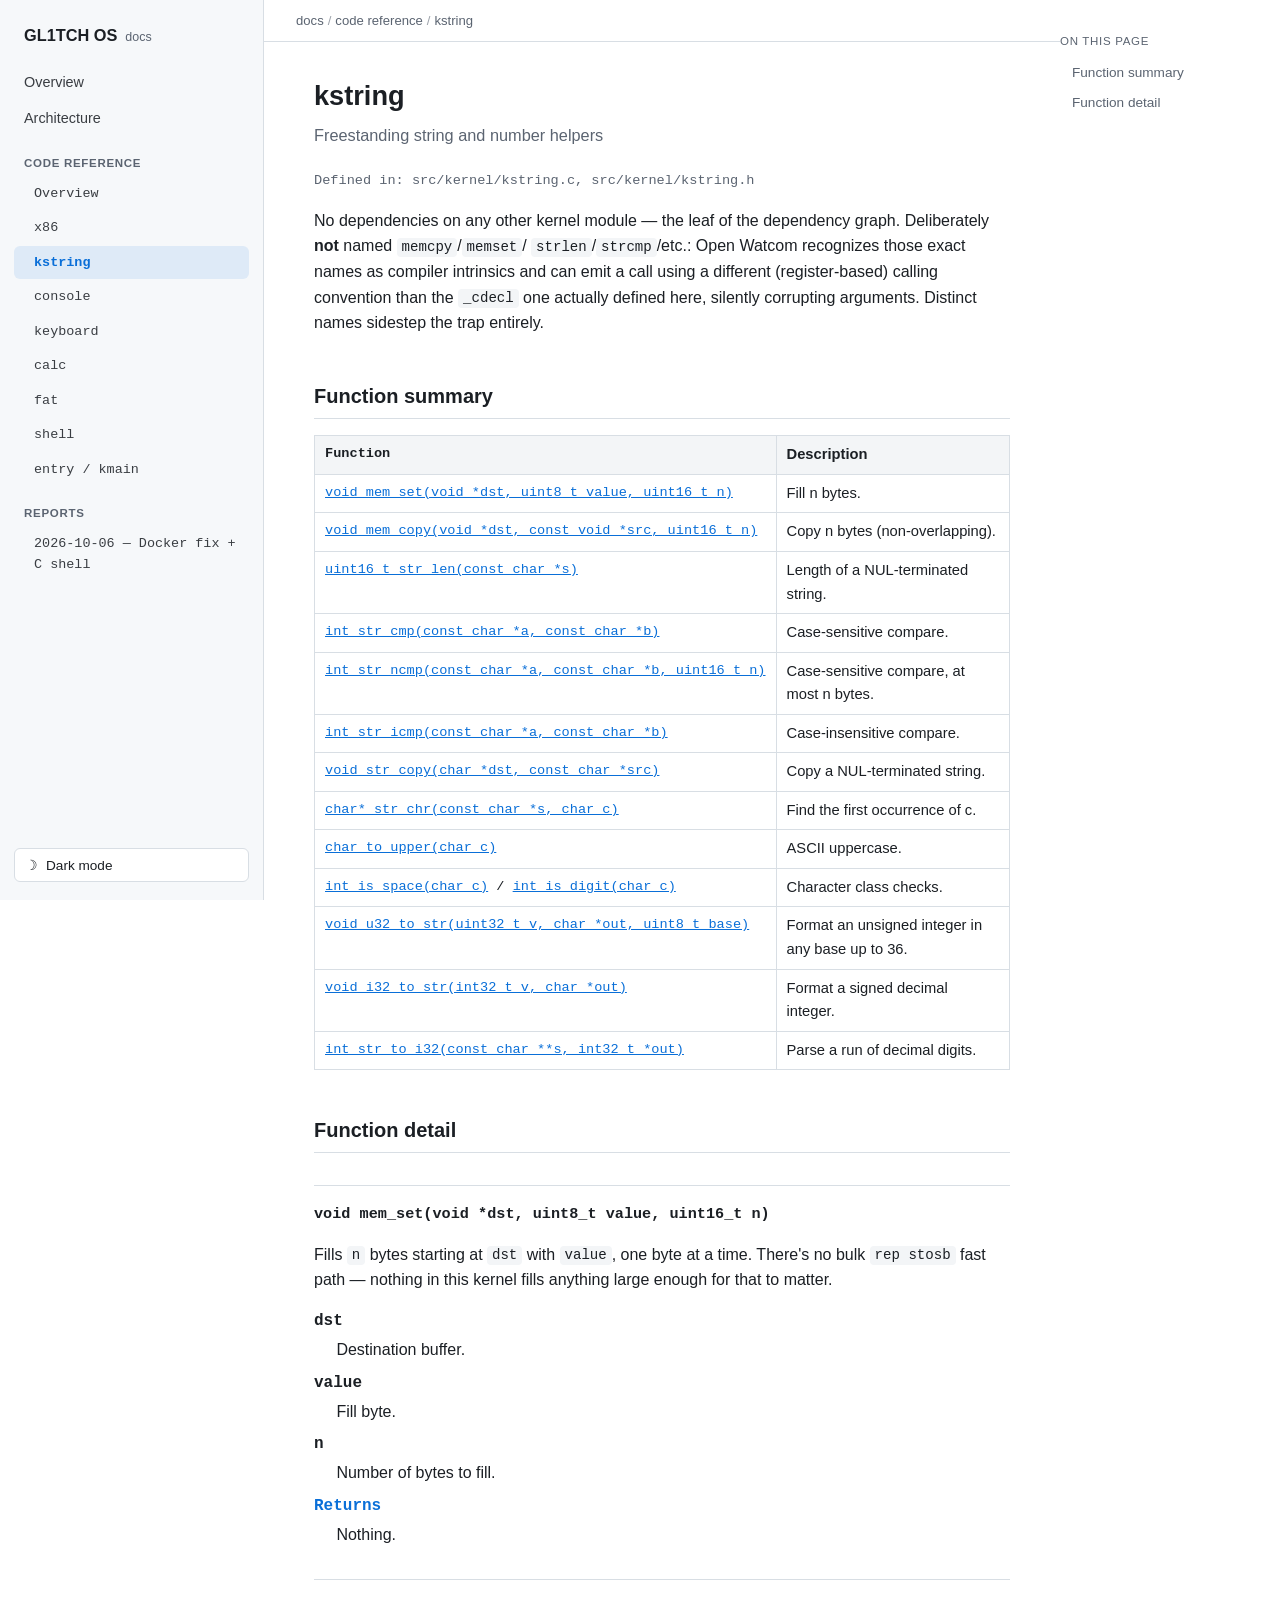
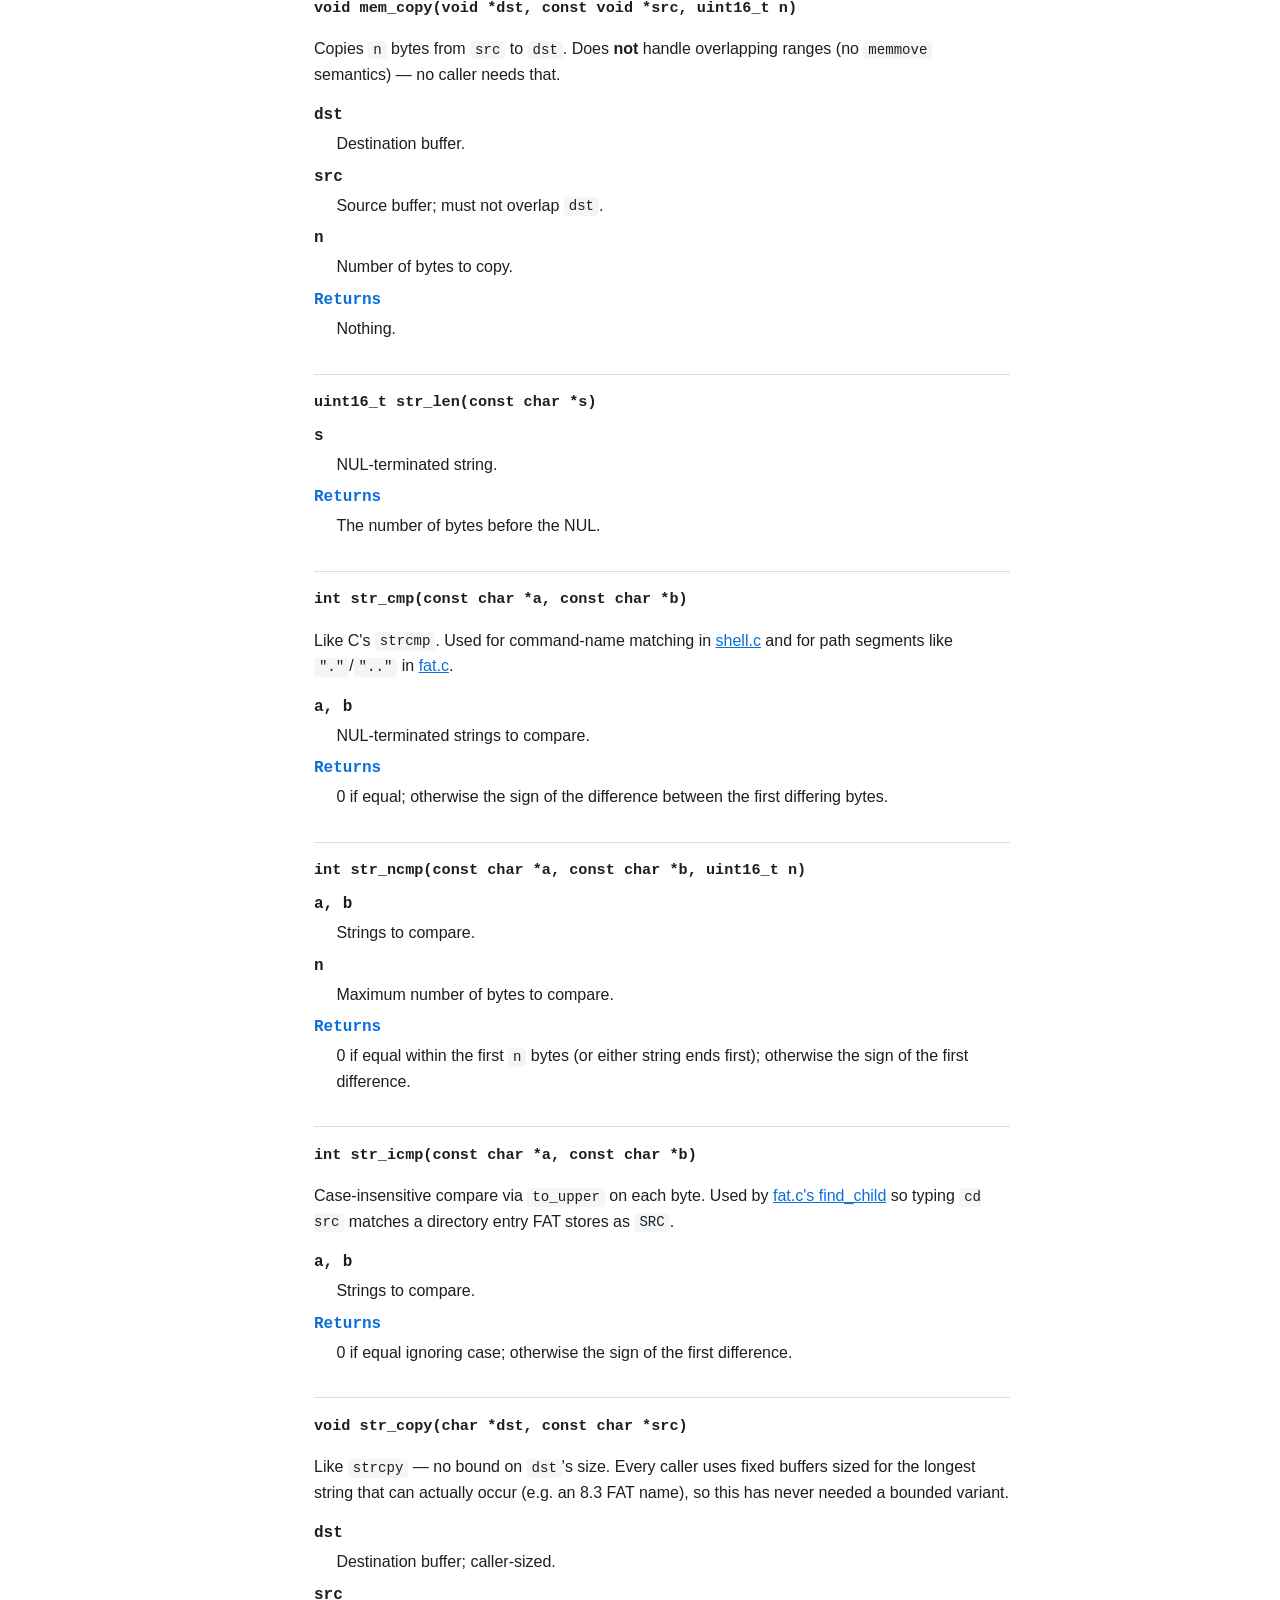
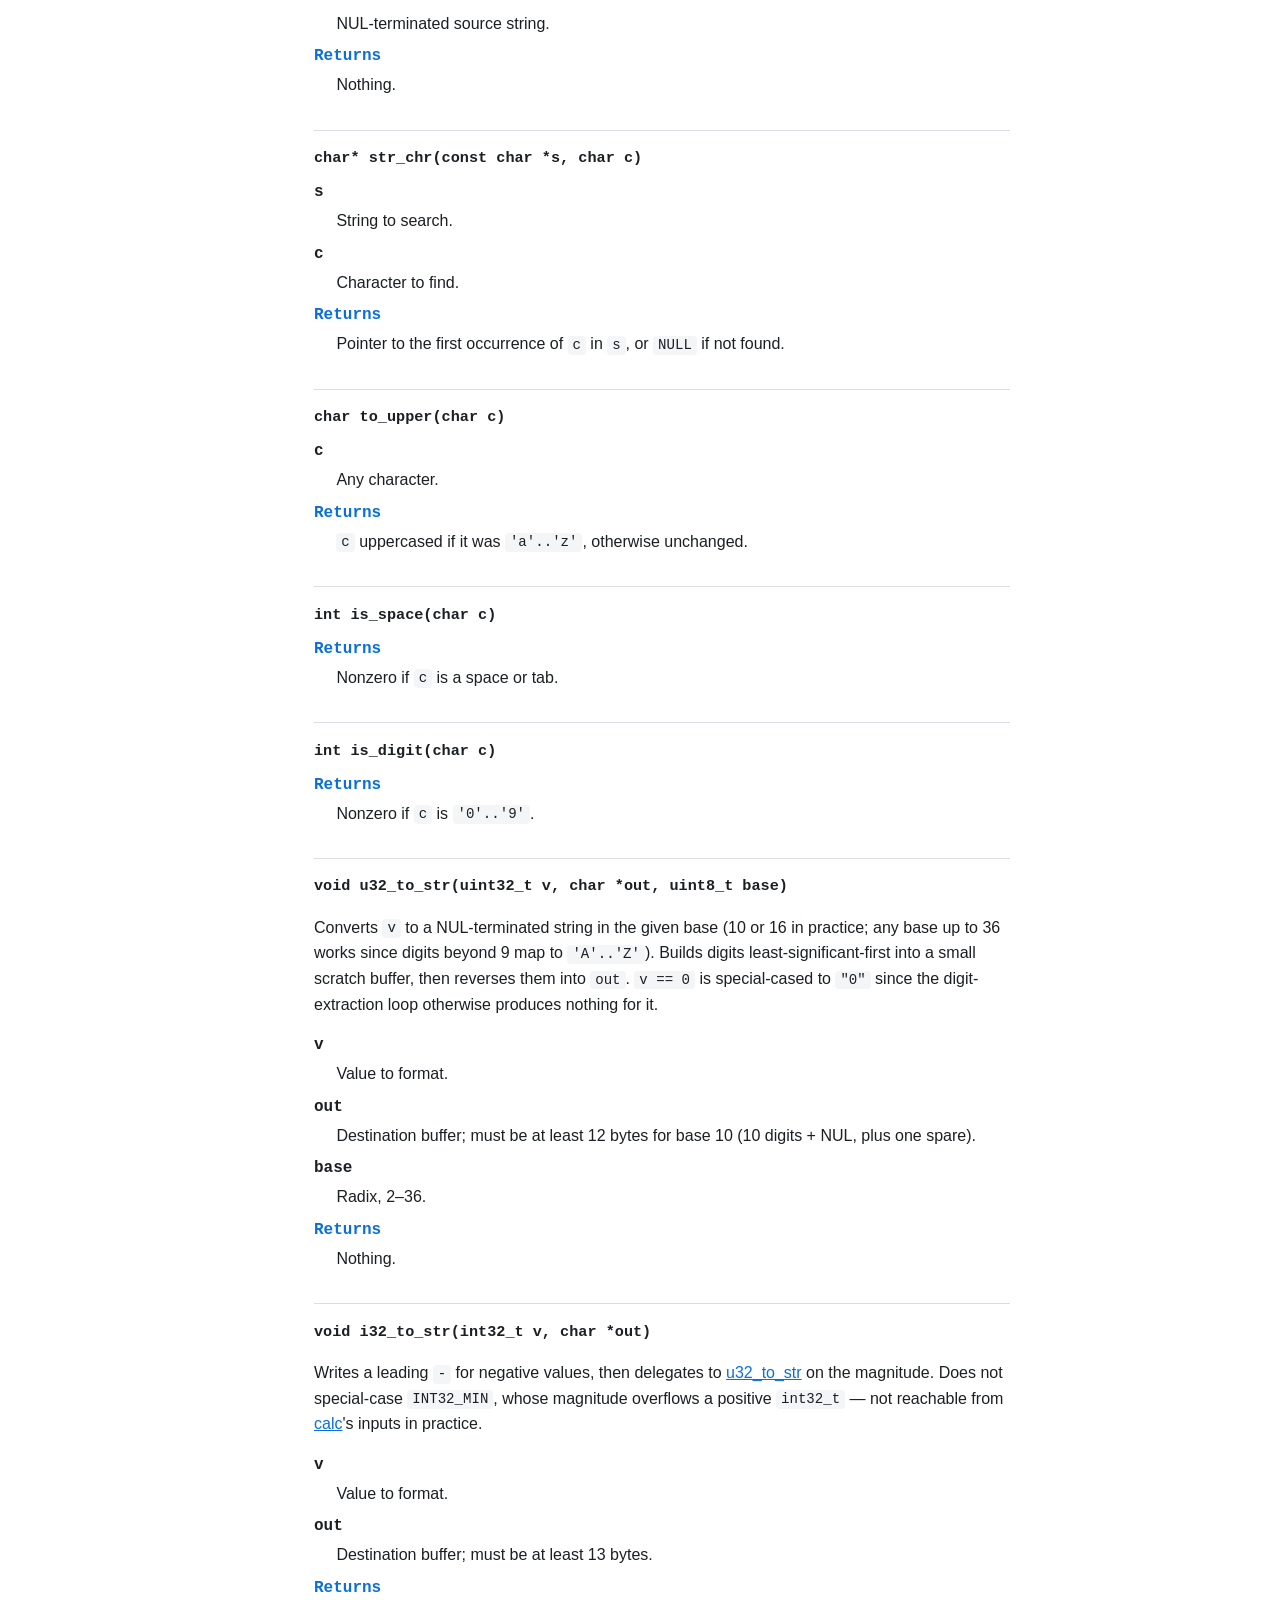
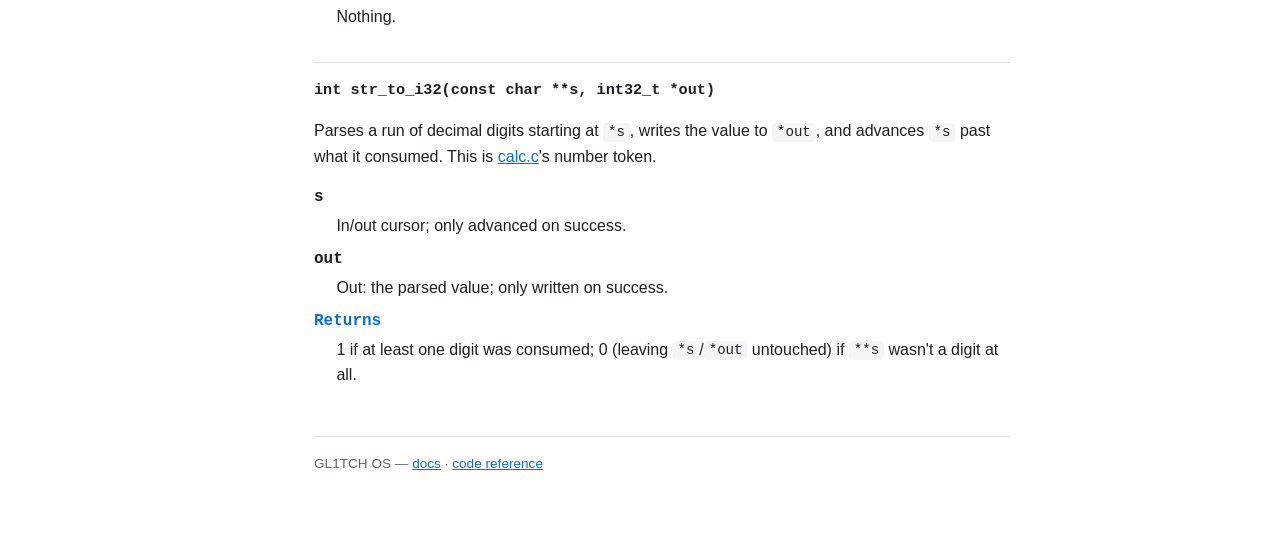
<file: docs/reference/kstring.html>
<!doctype html>
<html lang="en">
<head>
<meta charset="utf-8">
<meta name="viewport" content="width=device-width, initial-scale=1">
<title>GL1TCH OS reference: kstring</title>
<link rel="stylesheet" href="../assets/style.css">
</head>
<body>

<a class="skip-link" href="#main">Skip to content</a>

<div class="shell">

  <button class="sidebar-toggle screen-only" id="sidebarToggle" type="button" aria-label="Toggle navigation" aria-expanded="false">&#9776;</button>

  <aside class="sidebar screen-only" id="sidebar">
    <div class="sidebar-brand"><a href="../index.html">GL1TCH OS</a><span class="ver">docs</span></div>
    <nav class="sidebar-nav" aria-label="Documentation">
      <div class="nav-group">
        <a href="../index.html" class="nav-link">Overview</a>
        <a href="../architecture.html" class="nav-link">Architecture</a>
      </div>
      <div class="nav-group">
        <h4 class="nav-heading">Code reference</h4>
        <a href="index.html" class="nav-link sub">Overview</a>
        <a href="x86.html" class="nav-link sub">x86</a>
        <a href="kstring.html" class="nav-link sub current">kstring</a>
        <a href="console.html" class="nav-link sub">console</a>
        <a href="keyboard.html" class="nav-link sub">keyboard</a>
        <a href="calc.html" class="nav-link sub">calc</a>
        <a href="fat.html" class="nav-link sub">fat</a>
        <a href="shell.html" class="nav-link sub">shell</a>
        <a href="entry.html" class="nav-link sub">entry / kmain</a>
      </div>
      <div class="nav-group">
        <h4 class="nav-heading">Reports</h4>
        <a href="../reports/2026-10-06-docker-fix-and-c-kernel-shell.html" class="nav-link sub">2026-10-06 &mdash; Docker fix + C shell</a>
      </div>
    </nav>
    <button class="theme-toggle" id="themeToggle" type="button">
      <span class="theme-icon">&#9790;</span><span class="theme-label">Dark mode</span>
    </button>
  </aside>

  <div class="sidebar-backdrop" id="sidebarBackdrop"></div>

  <div class="content-col">
    <header class="topbar screen-only">
      <nav class="crumbs"><a href="../index.html">docs</a><span class="sep">/</span><a href="index.html">code reference</a><span class="sep">/</span>kstring</nav>
    </header>

    <main class="page" id="main">
      <h1>kstring</h1>
      <p class="lead">Freestanding string and number helpers</p>

      <p class="definedin">Defined in: src/kernel/kstring.c, src/kernel/kstring.h</p>

      <p>
        No dependencies on any other kernel module &mdash; the leaf of the dependency graph.
        Deliberately <strong>not</strong> named <code>memcpy</code>/<code>memset</code>/
        <code>strlen</code>/<code>strcmp</code>/etc.: Open Watcom recognizes those exact
        names as compiler intrinsics and can emit a call using a different (register-based)
        calling convention than the <code>_cdecl</code> one actually defined here, silently
        corrupting arguments. Distinct names sidestep the trap entirely.
      </p>

      <div class="tabs-group">
        <div class="tab-panel" data-tab="reference" data-tab-label="Reference">

          <h2>Function summary</h2>
          <table class="summary">
            <tr><th>Function</th><th>Description</th></tr>
            <tr><td><a href="#fn_memset">void mem_set(void *dst, uint8_t value, uint16_t n)</a></td><td>Fill n bytes.</td></tr>
            <tr><td><a href="#fn_memcpy">void mem_copy(void *dst, const void *src, uint16_t n)</a></td><td>Copy n bytes (non-overlapping).</td></tr>
            <tr><td><a href="#fn_strlen">uint16_t str_len(const char *s)</a></td><td>Length of a NUL-terminated string.</td></tr>
            <tr><td><a href="#fn_strcmp">int str_cmp(const char *a, const char *b)</a></td><td>Case-sensitive compare.</td></tr>
            <tr><td><a href="#fn_strncmp">int str_ncmp(const char *a, const char *b, uint16_t n)</a></td><td>Case-sensitive compare, at most n bytes.</td></tr>
            <tr><td><a href="#fn_stricmp">int str_icmp(const char *a, const char *b)</a></td><td>Case-insensitive compare.</td></tr>
            <tr><td><a href="#fn_strcopy">void str_copy(char *dst, const char *src)</a></td><td>Copy a NUL-terminated string.</td></tr>
            <tr><td><a href="#fn_strchr">char* str_chr(const char *s, char c)</a></td><td>Find the first occurrence of c.</td></tr>
            <tr><td><a href="#fn_toupper">char to_upper(char c)</a></td><td>ASCII uppercase.</td></tr>
            <tr><td><a href="#fn_isspace">int is_space(char c)</a> / <a href="#fn_isdigit">int is_digit(char c)</a></td><td>Character class checks.</td></tr>
            <tr><td><a href="#fn_u32tostr">void u32_to_str(uint32_t v, char *out, uint8_t base)</a></td><td>Format an unsigned integer in any base up to 36.</td></tr>
            <tr><td><a href="#fn_i32tostr">void i32_to_str(int32_t v, char *out)</a></td><td>Format a signed decimal integer.</td></tr>
            <tr><td><a href="#fn_strtoi32">int str_to_i32(const char **s, int32_t *out)</a></td><td>Parse a run of decimal digits.</td></tr>
          </table>

          <h2>Function detail</h2>

          <section class="fndetail" id="fn_memset">
            <h3>void mem_set(void *dst, uint8_t value, uint16_t n)</h3>
            <p>Fills <code>n</code> bytes starting at <code>dst</code> with <code>value</code>, one byte at a time. There's no bulk <code>rep stosb</code> fast path &mdash; nothing in this kernel fills anything large enough for that to matter.</p>
            <dl class="params">
              <dt>dst</dt><dd>Destination buffer.</dd>
              <dt>value</dt><dd>Fill byte.</dd>
              <dt>n</dt><dd>Number of bytes to fill.</dd>
              <dt class="ret">Returns</dt><dd>Nothing.</dd>
            </dl>
          </section>

          <section class="fndetail" id="fn_memcpy">
            <h3>void mem_copy(void *dst, const void *src, uint16_t n)</h3>
            <p>Copies <code>n</code> bytes from <code>src</code> to <code>dst</code>. Does <strong>not</strong> handle overlapping ranges (no <code>memmove</code> semantics) &mdash; no caller needs that.</p>
            <dl class="params">
              <dt>dst</dt><dd>Destination buffer.</dd>
              <dt>src</dt><dd>Source buffer; must not overlap <code>dst</code>.</dd>
              <dt>n</dt><dd>Number of bytes to copy.</dd>
              <dt class="ret">Returns</dt><dd>Nothing.</dd>
            </dl>
          </section>

          <section class="fndetail" id="fn_strlen">
            <h3>uint16_t str_len(const char *s)</h3>
            <dl class="params">
              <dt>s</dt><dd>NUL-terminated string.</dd>
              <dt class="ret">Returns</dt><dd>The number of bytes before the NUL.</dd>
            </dl>
          </section>

          <section class="fndetail" id="fn_strcmp">
            <h3>int str_cmp(const char *a, const char *b)</h3>
            <p>Like C's <code>strcmp</code>. Used for command-name matching in <a href="shell.html">shell.c</a> and for path segments like <code>"."</code>/<code>".."</code> in <a href="fat.html">fat.c</a>.</p>
            <dl class="params">
              <dt>a, b</dt><dd>NUL-terminated strings to compare.</dd>
              <dt class="ret">Returns</dt><dd>0 if equal; otherwise the sign of the difference between the first differing bytes.</dd>
            </dl>
          </section>

          <section class="fndetail" id="fn_strncmp">
            <h3>int str_ncmp(const char *a, const char *b, uint16_t n)</h3>
            <dl class="params">
              <dt>a, b</dt><dd>Strings to compare.</dd>
              <dt>n</dt><dd>Maximum number of bytes to compare.</dd>
              <dt class="ret">Returns</dt><dd>0 if equal within the first <code>n</code> bytes (or either string ends first); otherwise the sign of the first difference.</dd>
            </dl>
          </section>

          <section class="fndetail" id="fn_stricmp">
            <h3>int str_icmp(const char *a, const char *b)</h3>
            <p>Case-insensitive compare via <code>to_upper</code> on each byte. Used by <a href="fat.html#fn_findchild">fat.c's find_child</a> so typing <code>cd src</code> matches a directory entry FAT stores as <code>SRC</code>.</p>
            <dl class="params">
              <dt>a, b</dt><dd>Strings to compare.</dd>
              <dt class="ret">Returns</dt><dd>0 if equal ignoring case; otherwise the sign of the first difference.</dd>
            </dl>
          </section>

          <section class="fndetail" id="fn_strcopy">
            <h3>void str_copy(char *dst, const char *src)</h3>
            <p>Like <code>strcpy</code> &mdash; no bound on <code>dst</code>'s size. Every caller uses fixed buffers sized for the longest string that can actually occur (e.g. an 8.3 FAT name), so this has never needed a bounded variant.</p>
            <dl class="params">
              <dt>dst</dt><dd>Destination buffer; caller-sized.</dd>
              <dt>src</dt><dd>NUL-terminated source string.</dd>
              <dt class="ret">Returns</dt><dd>Nothing.</dd>
            </dl>
          </section>

          <section class="fndetail" id="fn_strchr">
            <h3>char* str_chr(const char *s, char c)</h3>
            <dl class="params">
              <dt>s</dt><dd>String to search.</dd>
              <dt>c</dt><dd>Character to find.</dd>
              <dt class="ret">Returns</dt><dd>Pointer to the first occurrence of <code>c</code> in <code>s</code>, or <code>NULL</code> if not found.</dd>
            </dl>
          </section>

          <section class="fndetail" id="fn_toupper">
            <h3>char to_upper(char c)</h3>
            <dl class="params">
              <dt>c</dt><dd>Any character.</dd>
              <dt class="ret">Returns</dt><dd><code>c</code> uppercased if it was <code>'a'..'z'</code>, otherwise unchanged.</dd>
            </dl>
          </section>

          <section class="fndetail" id="fn_isspace">
            <h3>int is_space(char c)</h3>
            <dl class="params"><dt class="ret">Returns</dt><dd>Nonzero if <code>c</code> is a space or tab.</dd></dl>
          </section>

          <section class="fndetail" id="fn_isdigit">
            <h3>int is_digit(char c)</h3>
            <dl class="params"><dt class="ret">Returns</dt><dd>Nonzero if <code>c</code> is <code>'0'..'9'</code>.</dd></dl>
          </section>

          <section class="fndetail" id="fn_u32tostr">
            <h3>void u32_to_str(uint32_t v, char *out, uint8_t base)</h3>
            <p>
              Converts <code>v</code> to a NUL-terminated string in the given base (10 or 16 in
              practice; any base up to 36 works since digits beyond 9 map to <code>'A'..'Z'</code>).
              Builds digits least-significant-first into a small scratch buffer, then reverses
              them into <code>out</code>. <code>v == 0</code> is special-cased to <code>"0"</code>
              since the digit-extraction loop otherwise produces nothing for it.
            </p>
            <dl class="params">
              <dt>v</dt><dd>Value to format.</dd>
              <dt>out</dt><dd>Destination buffer; must be at least 12 bytes for base 10 (10 digits + NUL, plus one spare).</dd>
              <dt>base</dt><dd>Radix, 2&ndash;36.</dd>
              <dt class="ret">Returns</dt><dd>Nothing.</dd>
            </dl>
          </section>

          <section class="fndetail" id="fn_i32tostr">
            <h3>void i32_to_str(int32_t v, char *out)</h3>
            <p>
              Writes a leading <code>-</code> for negative values, then delegates to
              <a href="#fn_u32tostr">u32_to_str</a> on the magnitude. Does not special-case
              <code>INT32_MIN</code>, whose magnitude overflows a positive <code>int32_t</code>
              &mdash; not reachable from <a href="calc.html">calc</a>'s inputs in practice.
            </p>
            <dl class="params">
              <dt>v</dt><dd>Value to format.</dd>
              <dt>out</dt><dd>Destination buffer; must be at least 13 bytes.</dd>
              <dt class="ret">Returns</dt><dd>Nothing.</dd>
            </dl>
          </section>

          <section class="fndetail" id="fn_strtoi32">
            <h3>int str_to_i32(const char **s, int32_t *out)</h3>
            <p>
              Parses a run of decimal digits starting at <code>*s</code>, writes the value to
              <code>*out</code>, and advances <code>*s</code> past what it consumed. This is
              <a href="calc.html">calc.c</a>'s number token.
            </p>
            <dl class="params">
              <dt>s</dt><dd>In/out cursor; only advanced on success.</dd>
              <dt>out</dt><dd>Out: the parsed value; only written on success.</dd>
              <dt class="ret">Returns</dt><dd>1 if at least one digit was consumed; 0 (leaving <code>*s</code>/<code>*out</code> untouched) if <code>**s</code> wasn't a digit at all.</dd>
            </dl>
          </section>

        </div>
      </div>

      <footer class="pagefoot">
        GL1TCH OS &mdash; <a href="../index.html">docs</a> &middot; <a href="index.html">code reference</a>
      </footer>
    </main>
  </div>

  <aside class="toc screen-only" id="toc">
    <div class="toc-title">On this page</div>
  </aside>

</div>

<script src="../assets/docs.js"></script>
</body>
</html>
</file>
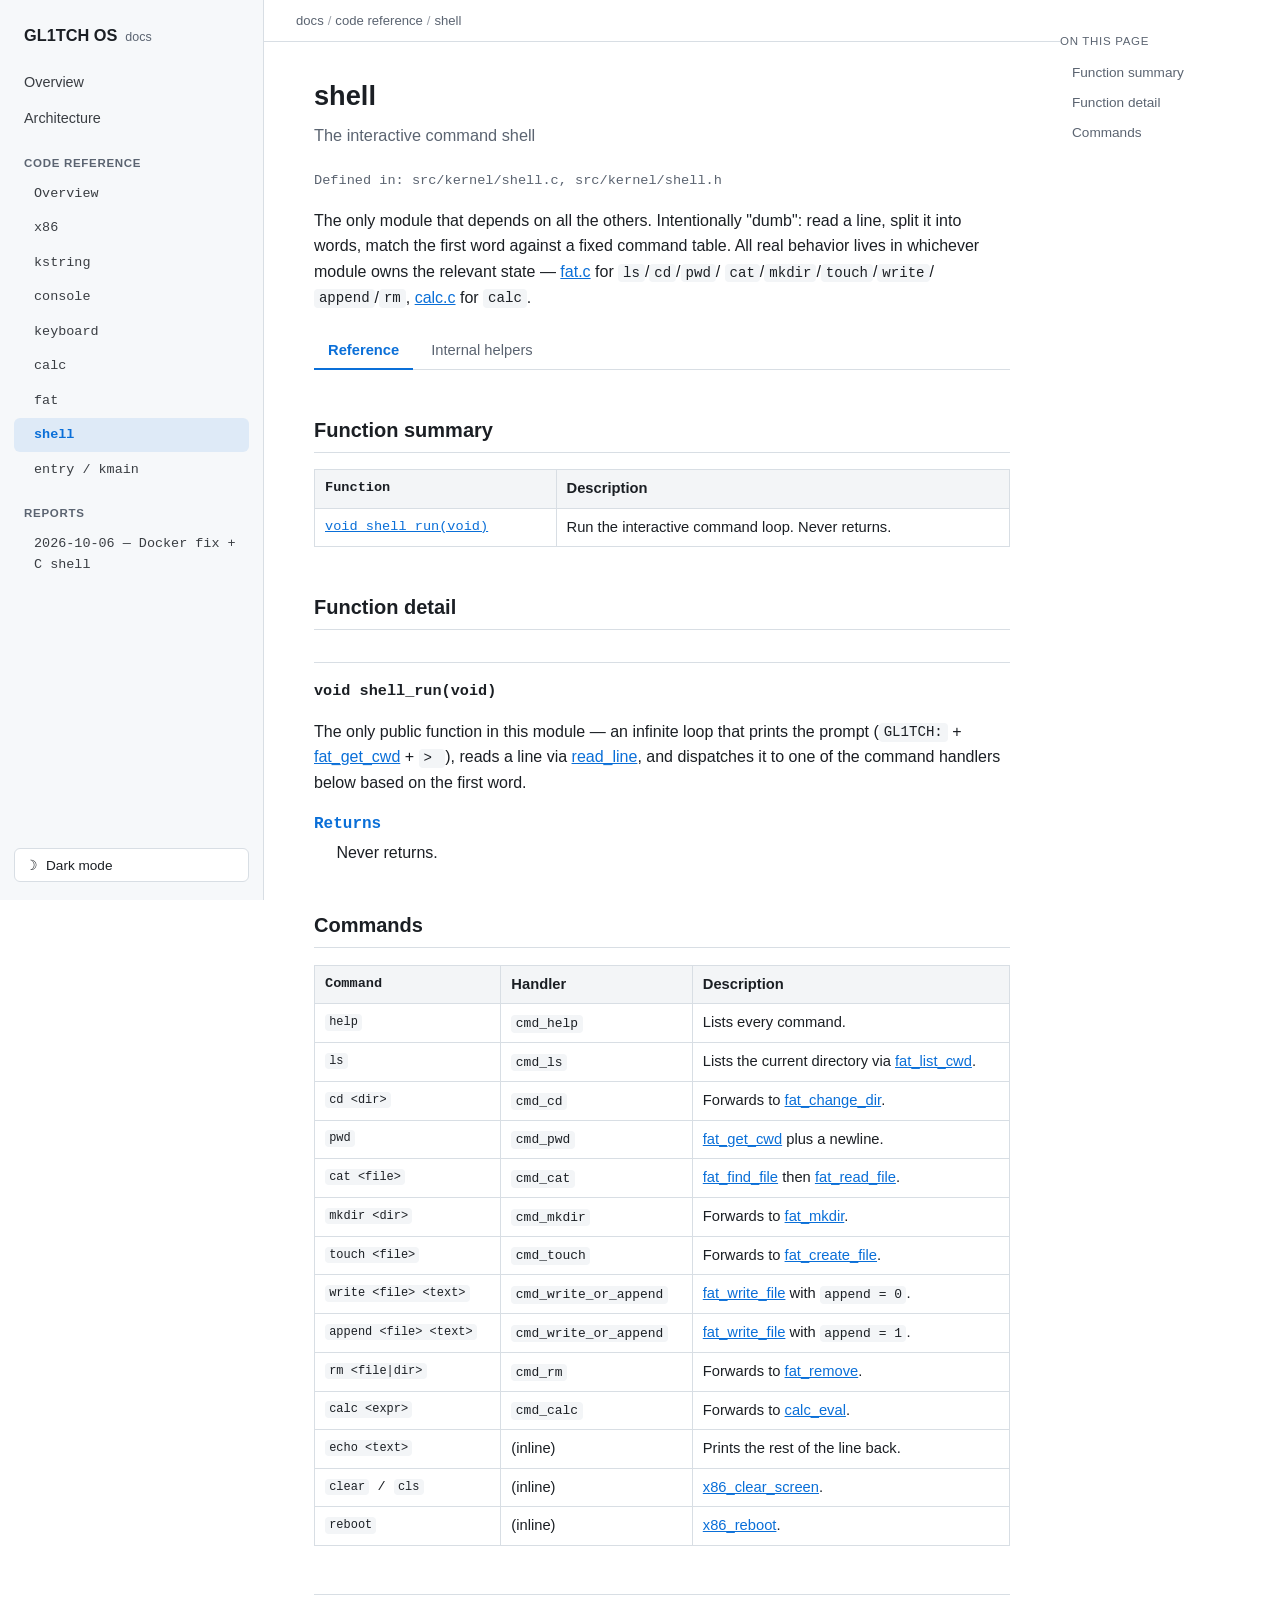
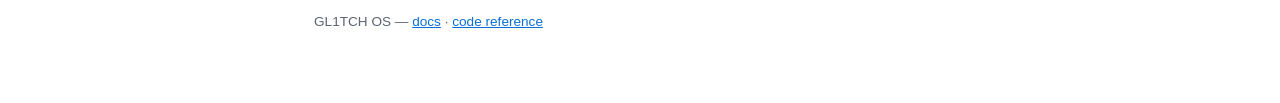
<file: docs/reference/shell.html>
<!doctype html>
<html lang="en">
<head>
<meta charset="utf-8">
<meta name="viewport" content="width=device-width, initial-scale=1">
<title>GL1TCH OS reference: shell</title>
<link rel="stylesheet" href="../assets/style.css">
</head>
<body>

<a class="skip-link" href="#main">Skip to content</a>

<div class="shell">

  <button class="sidebar-toggle screen-only" id="sidebarToggle" type="button" aria-label="Toggle navigation" aria-expanded="false">&#9776;</button>

  <aside class="sidebar screen-only" id="sidebar">
    <div class="sidebar-brand"><a href="../index.html">GL1TCH OS</a><span class="ver">docs</span></div>
    <nav class="sidebar-nav" aria-label="Documentation">
      <div class="nav-group">
        <a href="../index.html" class="nav-link">Overview</a>
        <a href="../architecture.html" class="nav-link">Architecture</a>
      </div>
      <div class="nav-group">
        <h4 class="nav-heading">Code reference</h4>
        <a href="index.html" class="nav-link sub">Overview</a>
        <a href="x86.html" class="nav-link sub">x86</a>
        <a href="kstring.html" class="nav-link sub">kstring</a>
        <a href="console.html" class="nav-link sub">console</a>
        <a href="keyboard.html" class="nav-link sub">keyboard</a>
        <a href="calc.html" class="nav-link sub">calc</a>
        <a href="fat.html" class="nav-link sub">fat</a>
        <a href="shell.html" class="nav-link sub current">shell</a>
        <a href="entry.html" class="nav-link sub">entry / kmain</a>
      </div>
      <div class="nav-group">
        <h4 class="nav-heading">Reports</h4>
        <a href="../reports/2026-10-06-docker-fix-and-c-kernel-shell.html" class="nav-link sub">2026-10-06 &mdash; Docker fix + C shell</a>
      </div>
    </nav>
    <button class="theme-toggle" id="themeToggle" type="button">
      <span class="theme-icon">&#9790;</span><span class="theme-label">Dark mode</span>
    </button>
  </aside>

  <div class="sidebar-backdrop" id="sidebarBackdrop"></div>

  <div class="content-col">
    <header class="topbar screen-only">
      <nav class="crumbs"><a href="../index.html">docs</a><span class="sep">/</span><a href="index.html">code reference</a><span class="sep">/</span>shell</nav>
    </header>

    <main class="page" id="main">
      <h1>shell</h1>
      <p class="lead">The interactive command shell</p>

      <p class="definedin">Defined in: src/kernel/shell.c, src/kernel/shell.h</p>

      <p>
        The only module that depends on all the others. Intentionally "dumb": read a line,
        split it into words, match the first word against a fixed command table. All real
        behavior lives in whichever module owns the relevant state &mdash;
        <a href="fat.html">fat.c</a> for <code>ls</code>/<code>cd</code>/<code>pwd</code>/
        <code>cat</code>/<code>mkdir</code>/<code>touch</code>/<code>write</code>/
        <code>append</code>/<code>rm</code>, <a href="calc.html">calc.c</a> for
        <code>calc</code>.
      </p>

      <div class="tabs-group">
        <div class="tab-panel" data-tab="reference" data-tab-label="Reference">

          <h2>Function summary</h2>
          <table class="summary">
            <tr><th>Function</th><th>Description</th></tr>
            <tr><td><a href="#fn_run">void shell_run(void)</a></td><td>Run the interactive command loop. Never returns.</td></tr>
          </table>

          <h2>Function detail</h2>

          <section class="fndetail" id="fn_run">
            <h3>void shell_run(void)</h3>
            <p>
              The only public function in this module &mdash; an infinite loop that prints the
              prompt (<code>GL1TCH:</code> + <a href="fat.html#fn_cwd">fat_get_cwd</a> +
              <code>&gt; </code>), reads a line via
              <a href="keyboard.html#fn_readline">read_line</a>, and dispatches it to one of the
              command handlers below based on the first word.
            </p>
            <dl class="params"><dt class="ret">Returns</dt><dd>Never returns.</dd></dl>
          </section>

          <h2>Commands</h2>
          <table class="summary">
            <tr><th>Command</th><th>Handler</th><th>Description</th></tr>
            <tr><td><code>help</code></td><td><code>cmd_help</code></td><td>Lists every command.</td></tr>
            <tr><td><code>ls</code></td><td><code>cmd_ls</code></td><td>Lists the current directory via <a href="fat.html#fn_list">fat_list_cwd</a>.</td></tr>
            <tr><td><code>cd &lt;dir&gt;</code></td><td><code>cmd_cd</code></td><td>Forwards to <a href="fat.html#fn_cd">fat_change_dir</a>.</td></tr>
            <tr><td><code>pwd</code></td><td><code>cmd_pwd</code></td><td><a href="fat.html#fn_cwd">fat_get_cwd</a> plus a newline.</td></tr>
            <tr><td><code>cat &lt;file&gt;</code></td><td><code>cmd_cat</code></td><td><a href="fat.html#fn_findfile">fat_find_file</a> then <a href="fat.html#fn_readfile">fat_read_file</a>.</td></tr>
            <tr><td><code>mkdir &lt;dir&gt;</code></td><td><code>cmd_mkdir</code></td><td>Forwards to <a href="fat.html#fn_mkdir">fat_mkdir</a>.</td></tr>
            <tr><td><code>touch &lt;file&gt;</code></td><td><code>cmd_touch</code></td><td>Forwards to <a href="fat.html#fn_createfile">fat_create_file</a>.</td></tr>
            <tr><td><code>write &lt;file&gt; &lt;text&gt;</code></td><td><code>cmd_write_or_append</code></td><td><a href="fat.html#fn_writefile">fat_write_file</a> with <code>append = 0</code>.</td></tr>
            <tr><td><code>append &lt;file&gt; &lt;text&gt;</code></td><td><code>cmd_write_or_append</code></td><td><a href="fat.html#fn_writefile">fat_write_file</a> with <code>append = 1</code>.</td></tr>
            <tr><td><code>rm &lt;file|dir&gt;</code></td><td><code>cmd_rm</code></td><td>Forwards to <a href="fat.html#fn_remove">fat_remove</a>.</td></tr>
            <tr><td><code>calc &lt;expr&gt;</code></td><td><code>cmd_calc</code></td><td>Forwards to <a href="calc.html#fn_eval">calc_eval</a>.</td></tr>
            <tr><td><code>echo &lt;text&gt;</code></td><td>(inline)</td><td>Prints the rest of the line back.</td></tr>
            <tr><td><code>clear</code> / <code>cls</code></td><td>(inline)</td><td><a href="x86.html#fn_clear">x86_clear_screen</a>.</td></tr>
            <tr><td><code>reboot</code></td><td>(inline)</td><td><a href="x86.html#fn_reboot">x86_reboot</a>.</td></tr>
          </table>

        </div>

        <div class="tab-panel" data-tab="internals" data-tab-label="Internal helpers">
          <h2>Internal helpers</h2>

          <p id="fn_ls"><code>cmd_ls</code> / <code>ls_visitor</code> &mdash; prints <code>&lt;DIR&gt;</code> or a right-padded byte size for each entry from <a href="fat.html#fn_list">fat_list_cwd</a>.</p>

          <p><code>cmd_pwd</code>, <code>cmd_cd</code>, <code>cmd_mkdir</code>, <code>cmd_touch</code>, <code>cmd_rm</code> &mdash; thin wrappers that print a usage message when called with no argument, and the driver's error message on failure.</p>

          <p id="fn_cat"><code>cmd_cat</code> / <code>cat_sink</code> &mdash; resolves the path via <a href="fat.html#fn_findfile">fat_find_file</a>, then reads it via <a href="fat.html#fn_readfile">fat_read_file</a> with a sink that writes each byte through <a href="console.html#fn_putc">con_putc</a>, inserting a <code>\r</code> before every <code>\n</code> so the file's line breaks render correctly on the BIOS console.</p>

          <p id="fn_write"><code>cmd_write_or_append</code> &mdash; shared by <code>write</code> and <code>append</code>. Takes the untokenized remainder of the line (from <a href="#fn_rest">rest_after_first_token</a>), then does its own single-space split to pull the filename off the front, since <code>tokenize</code> would otherwise have also broken the free-form text apart on every space within it. Forwards to <a href="fat.html#fn_writefile">fat_write_file</a> with <code>append</code> set from which command was typed.</p>

          <p><code>cmd_calc</code> &mdash; forwards to <a href="calc.html#fn_eval">calc_eval</a> and prints either the integer result or the error message.</p>

          <p><code>cmd_help</code> &mdash; static text listing every command.</p>

          <p>
            <code>tokenize(char *line, char *argv[], int max_args)</code> &mdash; splits
            <code>line</code> into words by overwriting each run of spaces with a single NUL
            <strong>in place</strong>, recording a pointer to the start of each word in
            <code>argv</code>. This mutation is exactly why <code>shell_run</code> keeps a
            second, untouched copy of the line (<code>raw</code>) for commands that need their
            original free-form remainder.
          </p>

          <p id="fn_rest">
            <code>rest_after_first_token(char *line)</code> &mdash; skips the first
            whitespace-delimited word, then any following spaces, and returns a pointer to
            what's left: <code>calc</code>'s expression, <code>echo</code>'s text, and the
            filename-plus-text that <a href="#fn_write">cmd_write_or_append</a> splits further
            itself, all of which may contain spaces that <code>tokenize</code> would otherwise
            have split on. <strong>Must</strong> be called on the untokenized <code>raw</code> copy
            of the line, never on <code>line</code> after <code>tokenize</code> has run over it
            &mdash; calling it on the tokenized buffer was exactly the bug described in
            <a href="../reports/2026-10-06-docker-fix-and-c-kernel-shell.html">the 2026-10-06
            report</a> (<code>calc</code>/<code>echo</code> always failing with a usage error).
          </p>
        </div>
      </div>

      <footer class="pagefoot">
        GL1TCH OS &mdash; <a href="../index.html">docs</a> &middot; <a href="index.html">code reference</a>
      </footer>
    </main>
  </div>

  <aside class="toc screen-only" id="toc">
    <div class="toc-title">On this page</div>
  </aside>

</div>

<script src="../assets/docs.js"></script>
</body>
</html>
</file>
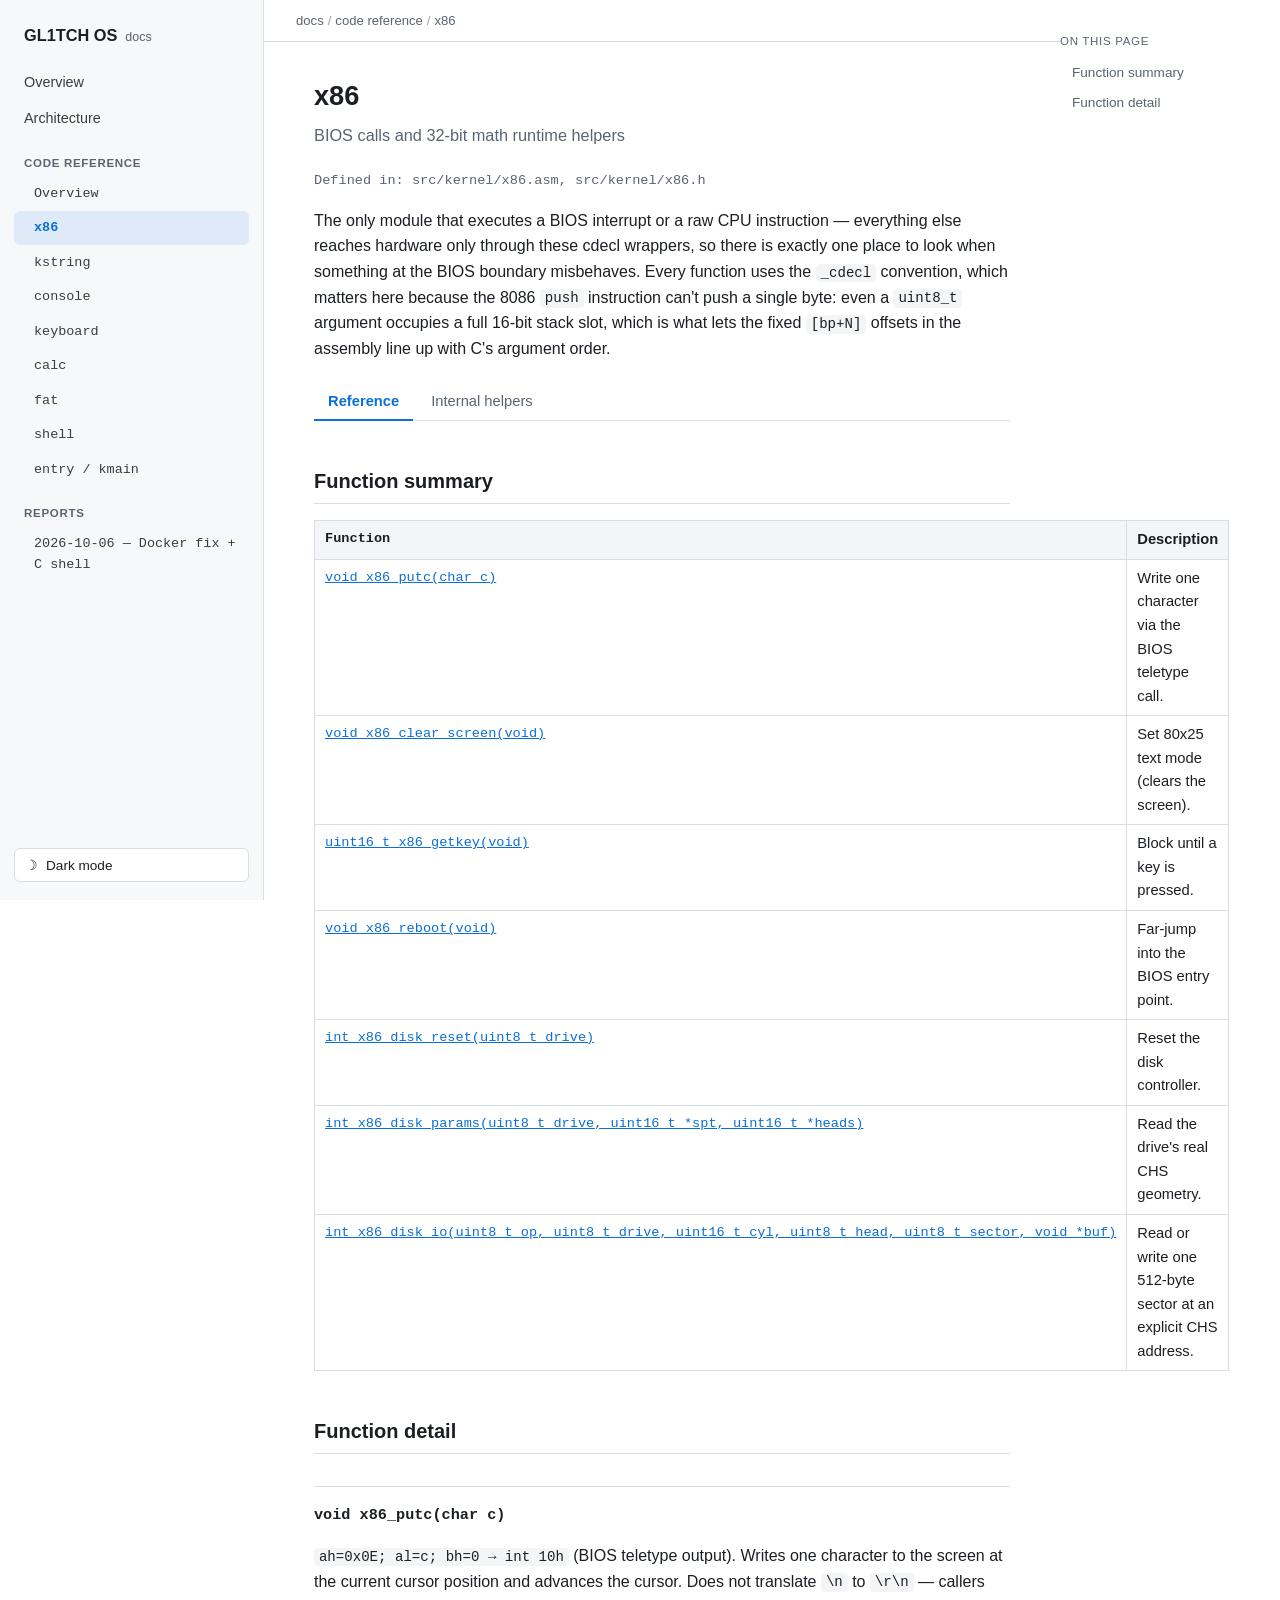
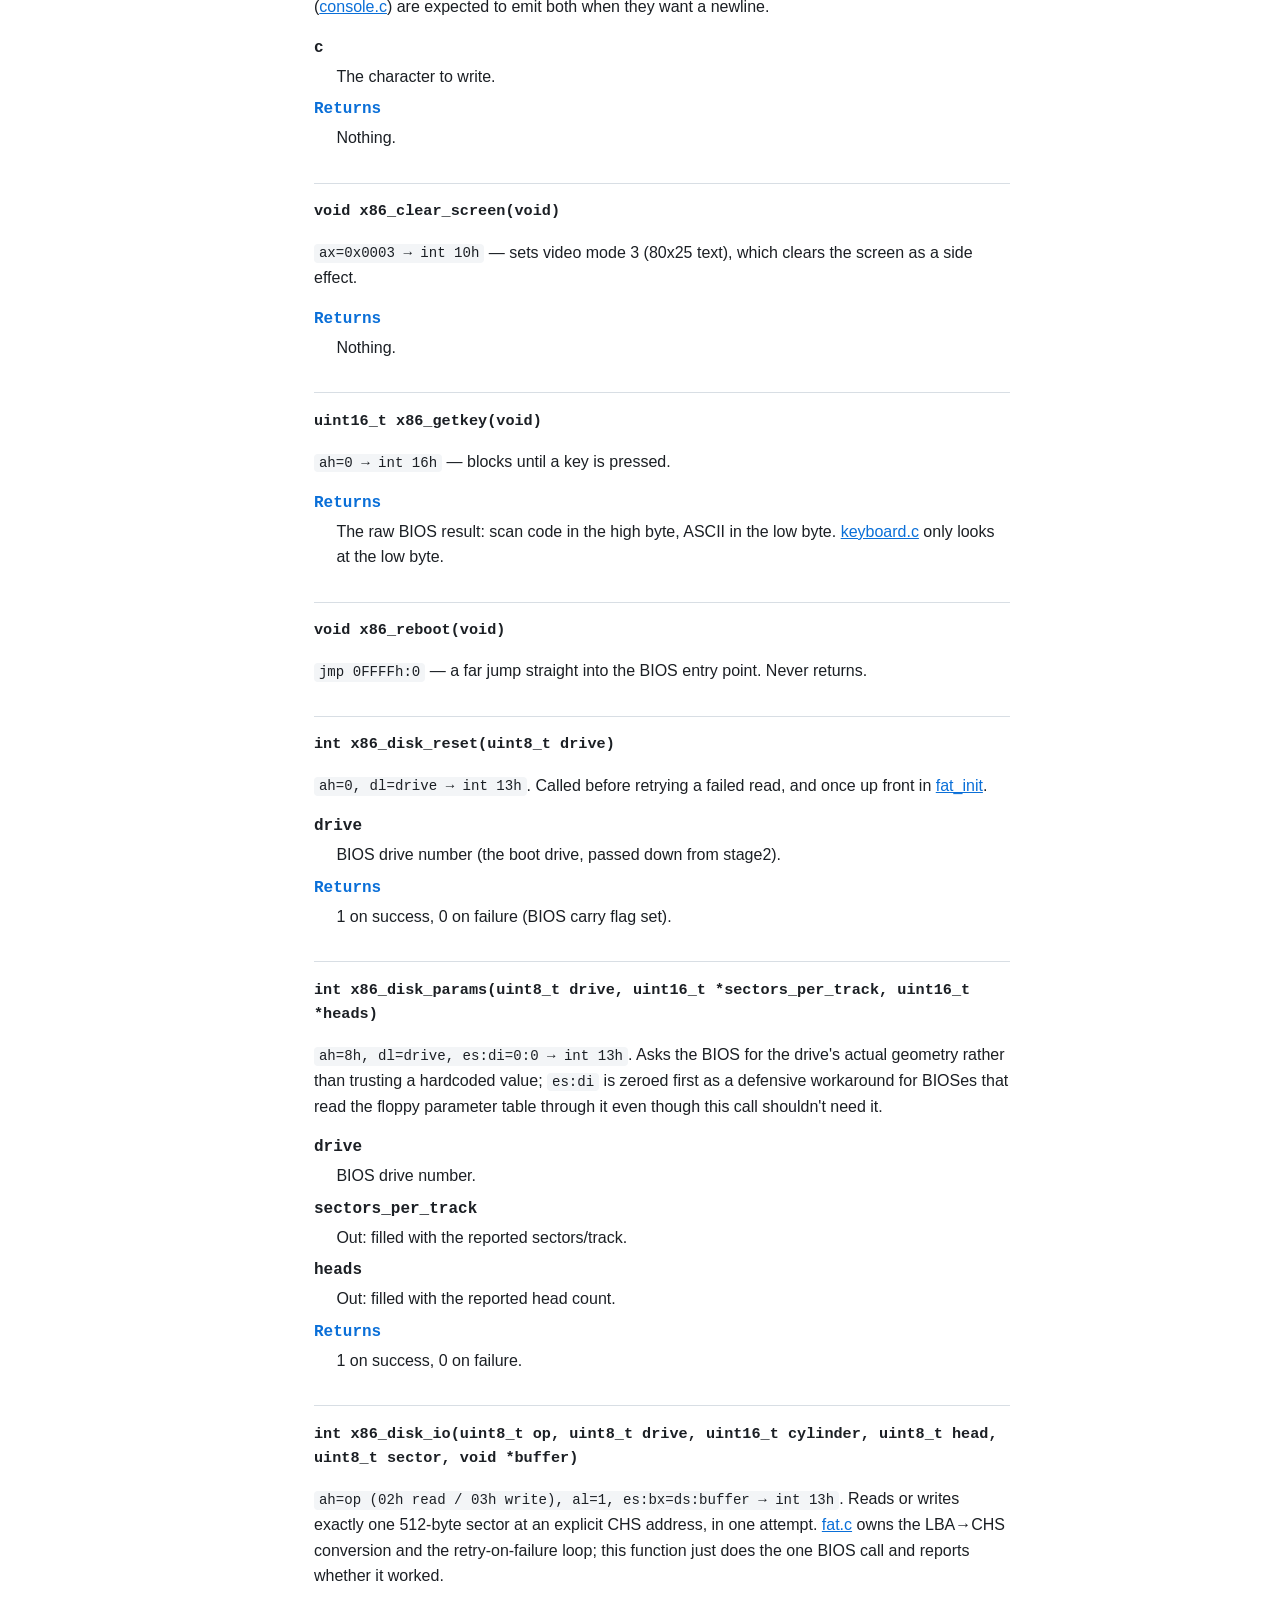
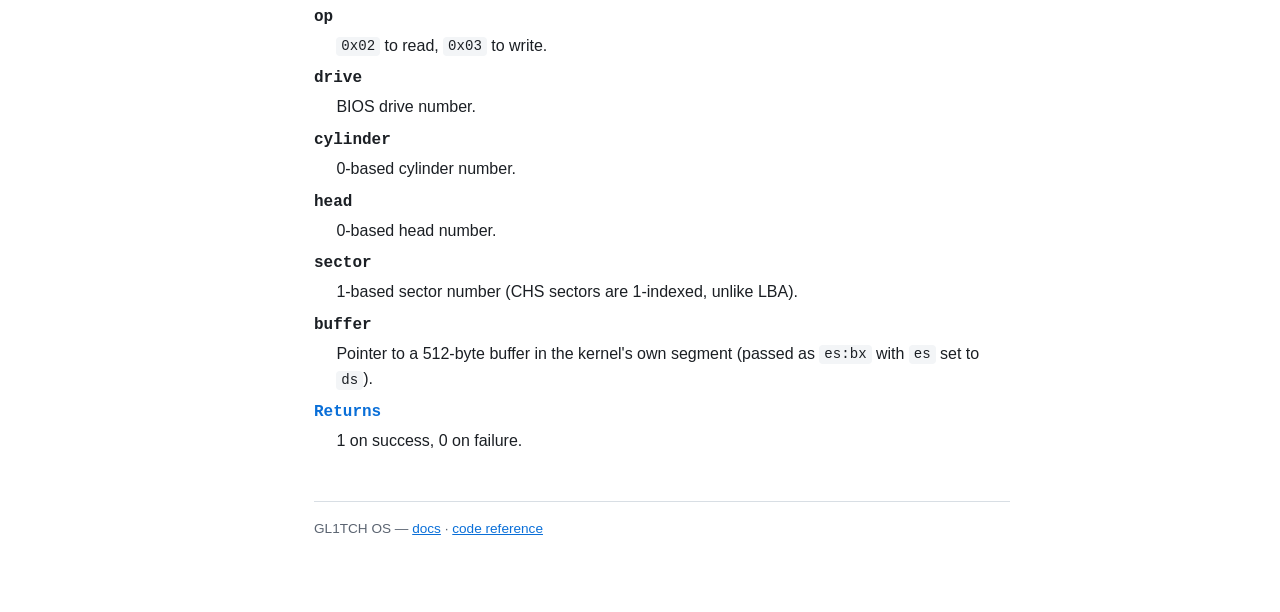
<file: docs/reference/x86.html>
<!doctype html>
<html lang="en">
<head>
<meta charset="utf-8">
<meta name="viewport" content="width=device-width, initial-scale=1">
<title>GL1TCH OS reference: x86</title>
<link rel="stylesheet" href="../assets/style.css">
</head>
<body>

<a class="skip-link" href="#main">Skip to content</a>

<div class="shell">

  <button class="sidebar-toggle screen-only" id="sidebarToggle" type="button" aria-label="Toggle navigation" aria-expanded="false">&#9776;</button>

  <aside class="sidebar screen-only" id="sidebar">
    <div class="sidebar-brand"><a href="../index.html">GL1TCH OS</a><span class="ver">docs</span></div>
    <nav class="sidebar-nav" aria-label="Documentation">
      <div class="nav-group">
        <a href="../index.html" class="nav-link">Overview</a>
        <a href="../architecture.html" class="nav-link">Architecture</a>
      </div>
      <div class="nav-group">
        <h4 class="nav-heading">Code reference</h4>
        <a href="index.html" class="nav-link sub">Overview</a>
        <a href="x86.html" class="nav-link sub current">x86</a>
        <a href="kstring.html" class="nav-link sub">kstring</a>
        <a href="console.html" class="nav-link sub">console</a>
        <a href="keyboard.html" class="nav-link sub">keyboard</a>
        <a href="calc.html" class="nav-link sub">calc</a>
        <a href="fat.html" class="nav-link sub">fat</a>
        <a href="shell.html" class="nav-link sub">shell</a>
        <a href="entry.html" class="nav-link sub">entry / kmain</a>
      </div>
      <div class="nav-group">
        <h4 class="nav-heading">Reports</h4>
        <a href="../reports/2026-10-06-docker-fix-and-c-kernel-shell.html" class="nav-link sub">2026-10-06 &mdash; Docker fix + C shell</a>
      </div>
    </nav>
    <button class="theme-toggle" id="themeToggle" type="button">
      <span class="theme-icon">&#9790;</span><span class="theme-label">Dark mode</span>
    </button>
  </aside>

  <div class="sidebar-backdrop" id="sidebarBackdrop"></div>

  <div class="content-col">
    <header class="topbar screen-only">
      <nav class="crumbs"><a href="../index.html">docs</a><span class="sep">/</span><a href="index.html">code reference</a><span class="sep">/</span>x86</nav>
    </header>

    <main class="page" id="main">
      <h1>x86</h1>
      <p class="lead">BIOS calls and 32-bit math runtime helpers</p>

      <p class="definedin">Defined in: src/kernel/x86.asm, src/kernel/x86.h</p>

      <p>
        The only module that executes a BIOS interrupt or a raw CPU instruction &mdash;
        everything else reaches hardware only through these cdecl wrappers, so there is
        exactly one place to look when something at the BIOS boundary misbehaves. Every
        function uses the <code>_cdecl</code> convention, which matters here because the
        8086 <code>push</code> instruction can't push a single byte: even a
        <code>uint8_t</code> argument occupies a full 16-bit stack slot, which is what lets
        the fixed <code>[bp+N]</code> offsets in the assembly line up with C's argument
        order.
      </p>

      <div class="tabs-group">
        <div class="tab-panel" data-tab="reference" data-tab-label="Reference">

          <h2>Function summary</h2>
          <table class="summary">
            <tr><th>Function</th><th>Description</th></tr>
            <tr><td><a href="#fn_putc">void x86_putc(char c)</a></td><td>Write one character via the BIOS teletype call.</td></tr>
            <tr><td><a href="#fn_clear">void x86_clear_screen(void)</a></td><td>Set 80x25 text mode (clears the screen).</td></tr>
            <tr><td><a href="#fn_getkey">uint16_t x86_getkey(void)</a></td><td>Block until a key is pressed.</td></tr>
            <tr><td><a href="#fn_reboot">void x86_reboot(void)</a></td><td>Far-jump into the BIOS entry point.</td></tr>
            <tr><td><a href="#fn_reset">int x86_disk_reset(uint8_t drive)</a></td><td>Reset the disk controller.</td></tr>
            <tr><td><a href="#fn_params">int x86_disk_params(uint8_t drive, uint16_t *spt, uint16_t *heads)</a></td><td>Read the drive's real CHS geometry.</td></tr>
            <tr><td><a href="#fn_io">int x86_disk_io(uint8_t op, uint8_t drive, uint16_t cyl, uint8_t head, uint8_t sector, void *buf)</a></td><td>Read or write one 512-byte sector at an explicit CHS address.</td></tr>
          </table>

          <h2>Function detail</h2>

          <section class="fndetail" id="fn_putc">
            <h3>void x86_putc(char c)</h3>
            <p>
              <code>ah=0x0E; al=c; bh=0 &rarr; int 10h</code> (BIOS teletype output).
              Writes one character to the screen at the current cursor position and advances
              the cursor. Does not translate <code>\n</code> to <code>\r\n</code> &mdash;
              callers (<a href="console.html">console.c</a>) are expected to emit both when
              they want a newline.
            </p>
            <dl class="params">
              <dt>c</dt><dd>The character to write.</dd>
              <dt class="ret">Returns</dt><dd>Nothing.</dd>
            </dl>
          </section>

          <section class="fndetail" id="fn_clear">
            <h3>void x86_clear_screen(void)</h3>
            <p><code>ax=0x0003 &rarr; int 10h</code> &mdash; sets video mode 3 (80x25 text), which clears the screen as a side effect.</p>
            <dl class="params"><dt class="ret">Returns</dt><dd>Nothing.</dd></dl>
          </section>

          <section class="fndetail" id="fn_getkey">
            <h3>uint16_t x86_getkey(void)</h3>
            <p><code>ah=0 &rarr; int 16h</code> &mdash; blocks until a key is pressed.</p>
            <dl class="params">
              <dt class="ret">Returns</dt>
              <dd>The raw BIOS result: scan code in the high byte, ASCII in the low byte. <a href="keyboard.html">keyboard.c</a> only looks at the low byte.</dd>
            </dl>
          </section>

          <section class="fndetail" id="fn_reboot">
            <h3>void x86_reboot(void)</h3>
            <p><code>jmp 0FFFFh:0</code> &mdash; a far jump straight into the BIOS entry point. Never returns.</p>
          </section>

          <section class="fndetail" id="fn_reset">
            <h3>int x86_disk_reset(uint8_t drive)</h3>
            <p><code>ah=0, dl=drive &rarr; int 13h</code>. Called before retrying a failed read, and once up front in <a href="fat.html#fn_init">fat_init</a>.</p>
            <dl class="params">
              <dt>drive</dt><dd>BIOS drive number (the boot drive, passed down from stage2).</dd>
              <dt class="ret">Returns</dt><dd>1 on success, 0 on failure (BIOS carry flag set).</dd>
            </dl>
          </section>

          <section class="fndetail" id="fn_params">
            <h3>int x86_disk_params(uint8_t drive, uint16_t *sectors_per_track, uint16_t *heads)</h3>
            <p>
              <code>ah=8h, dl=drive, es:di=0:0 &rarr; int 13h</code>. Asks the BIOS for the
              drive's actual geometry rather than trusting a hardcoded value; <code>es:di</code>
              is zeroed first as a defensive workaround for BIOSes that read the floppy
              parameter table through it even though this call shouldn't need it.
            </p>
            <dl class="params">
              <dt>drive</dt><dd>BIOS drive number.</dd>
              <dt>sectors_per_track</dt><dd>Out: filled with the reported sectors/track.</dd>
              <dt>heads</dt><dd>Out: filled with the reported head count.</dd>
              <dt class="ret">Returns</dt><dd>1 on success, 0 on failure.</dd>
            </dl>
          </section>

          <section class="fndetail" id="fn_io">
            <h3>int x86_disk_io(uint8_t op, uint8_t drive, uint16_t cylinder, uint8_t head, uint8_t sector, void *buffer)</h3>
            <p>
              <code>ah=op (02h read / 03h write), al=1, es:bx=ds:buffer &rarr; int 13h</code>.
              Reads or writes exactly one 512-byte sector at an explicit CHS address, in one
              attempt. <a href="fat.html">fat.c</a> owns the LBA&rarr;CHS conversion and the
              retry-on-failure loop; this function just does the one BIOS call and reports
              whether it worked.
            </p>
            <dl class="params">
              <dt>op</dt><dd><code>0x02</code> to read, <code>0x03</code> to write.</dd>
              <dt>drive</dt><dd>BIOS drive number.</dd>
              <dt>cylinder</dt><dd>0-based cylinder number.</dd>
              <dt>head</dt><dd>0-based head number.</dd>
              <dt>sector</dt><dd>1-based sector number (CHS sectors are 1-indexed, unlike LBA).</dd>
              <dt>buffer</dt><dd>Pointer to a 512-byte buffer in the kernel's own segment (passed as <code>es:bx</code> with <code>es</code> set to <code>ds</code>).</dd>
              <dt class="ret">Returns</dt><dd>1 on success, 0 on failure.</dd>
            </dl>
          </section>

        </div>

        <div class="tab-panel" data-tab="internals" data-tab-label="Internal helpers">
          <h2>Internal helpers</h2>
          <p>
            <code>__U4M</code> / <code>__I4M</code> / <code>__U4D</code> / <code>__I4D</code>
            &mdash; not called directly; Open Watcom's 16-bit codegen emits calls to these exact
            names for any <code>uint32_t</code>/<code>int32_t</code> multiply or divide, since
            the build links no default runtime library (<code>NODEFAULTLIBS</code> in
            <code>linker.lnk</code>) that would normally provide them. Convention: operand 1 in
            <code>dx:ax</code>, operand 2 in <code>cx:bx</code>, result in <code>dx:ax</code>
            (plus <code>cx:bx</code> for the divide's remainder). <code>__U4M</code>/<code>__I4M</code>
            share one implementation &mdash; the low 32 bits of a multiply are the same whether
            the operands are signed or unsigned &mdash; while <code>__U4D</code>/<code>__I4D</code>
            differ only in whether the dividend is sign-extended (<code>cdq</code>) before dividing.
          </p>
        </div>
      </div>

      <footer class="pagefoot">
        GL1TCH OS &mdash; <a href="../index.html">docs</a> &middot; <a href="index.html">code reference</a>
      </footer>
    </main>
  </div>

  <aside class="toc screen-only" id="toc">
    <div class="toc-title">On this page</div>
  </aside>

</div>

<script src="../assets/docs.js"></script>
</body>
</html>
</file>
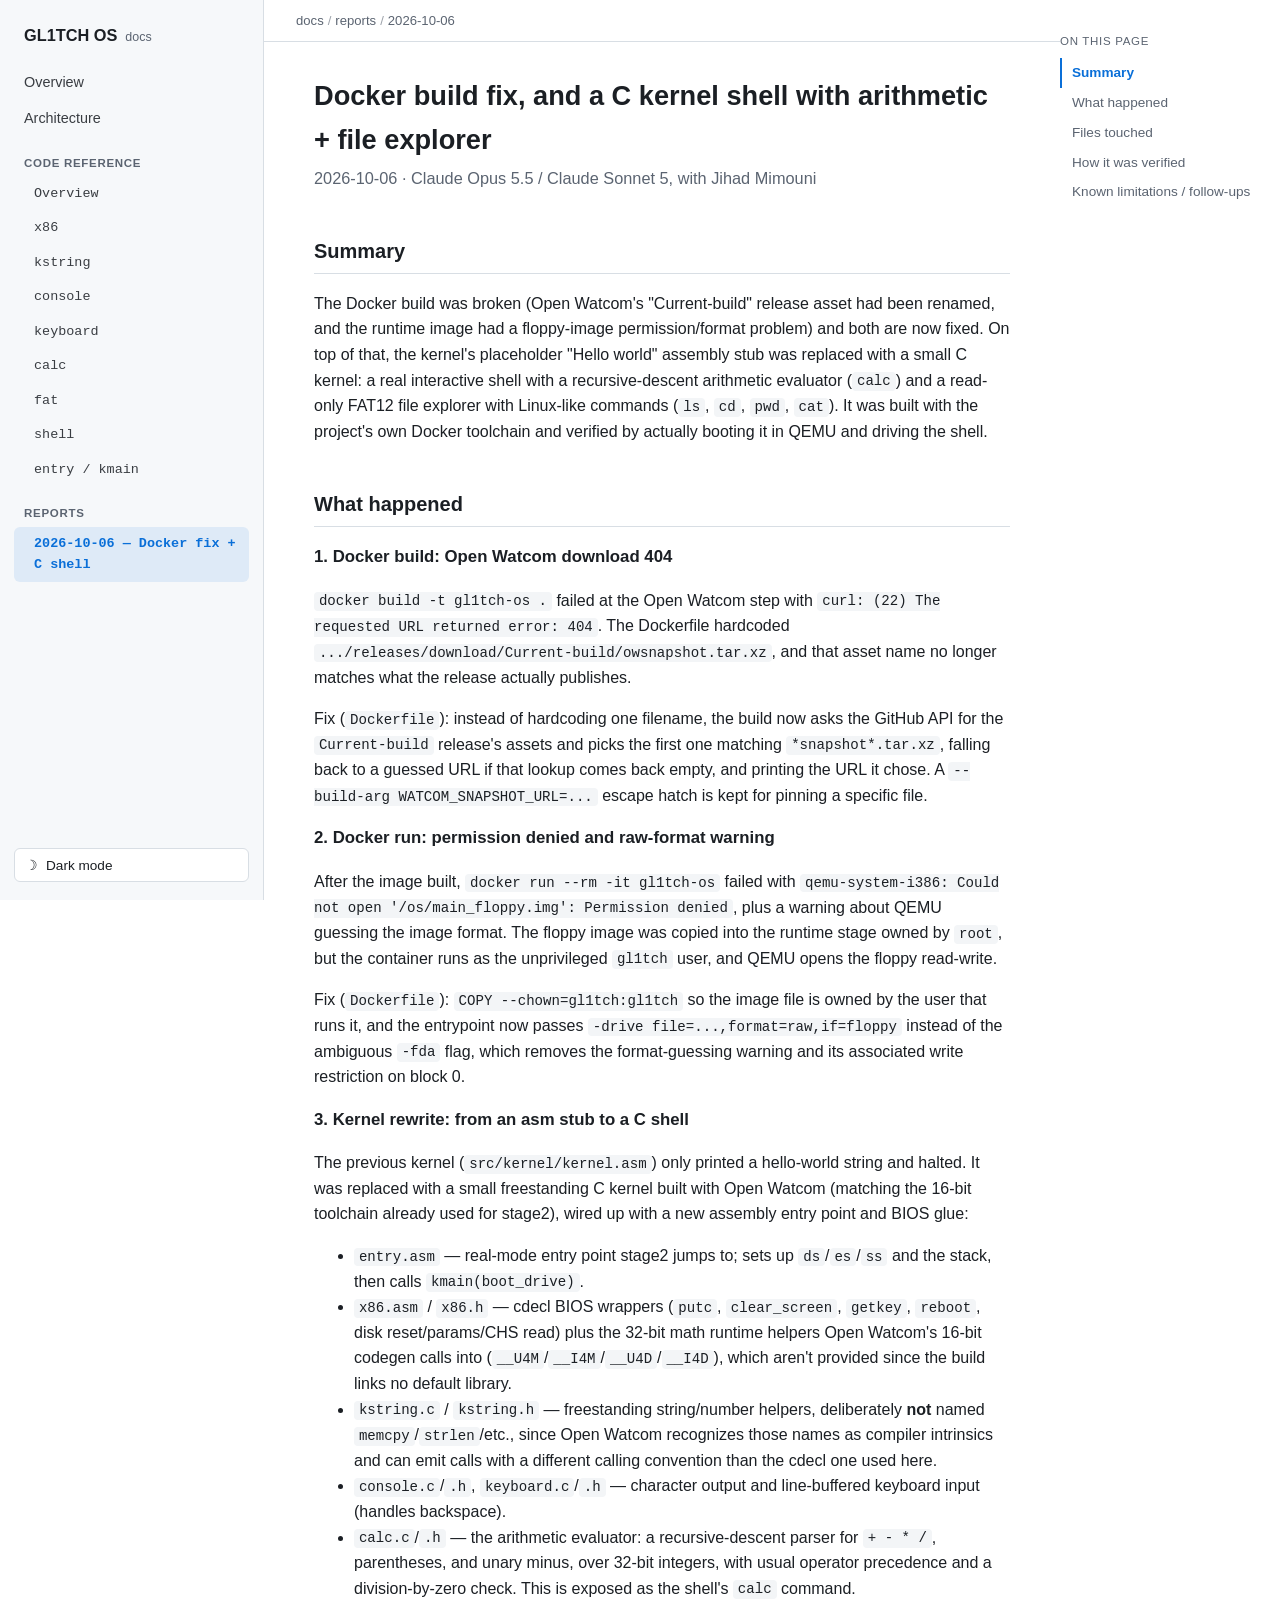
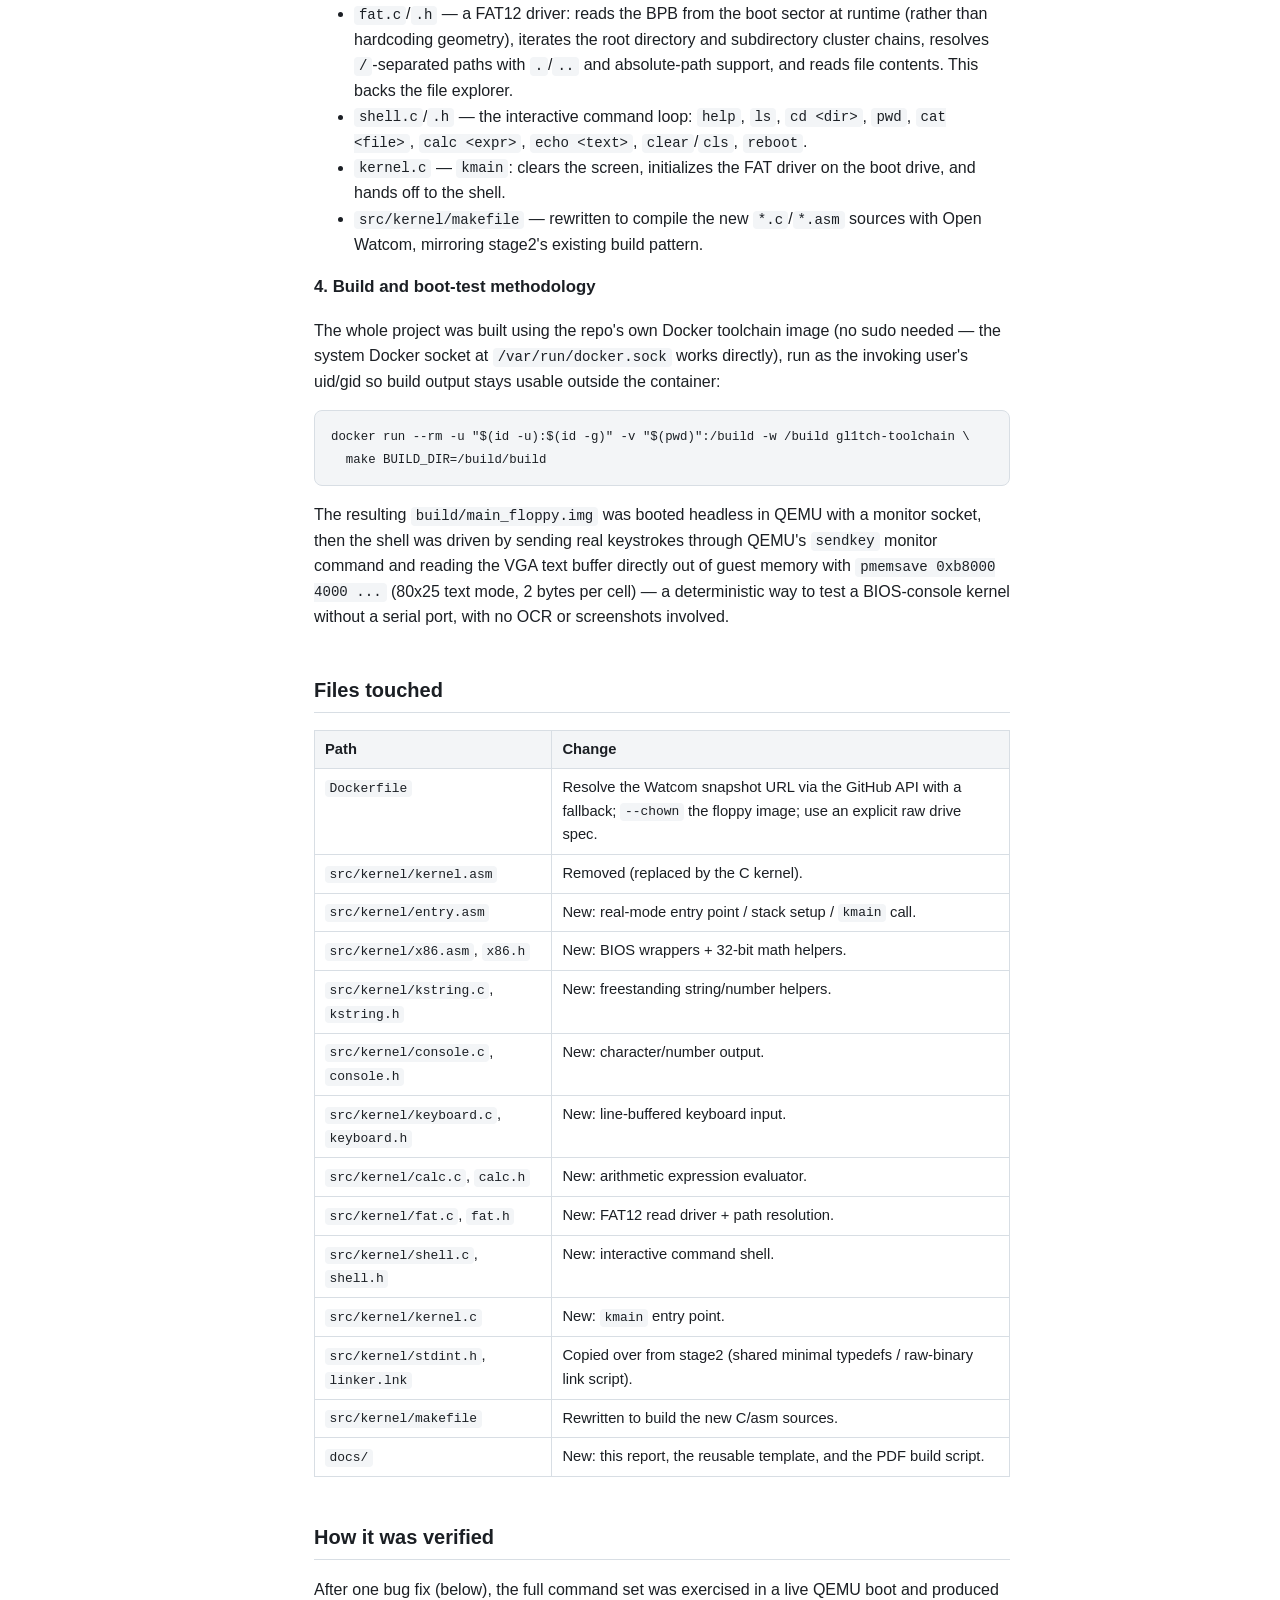
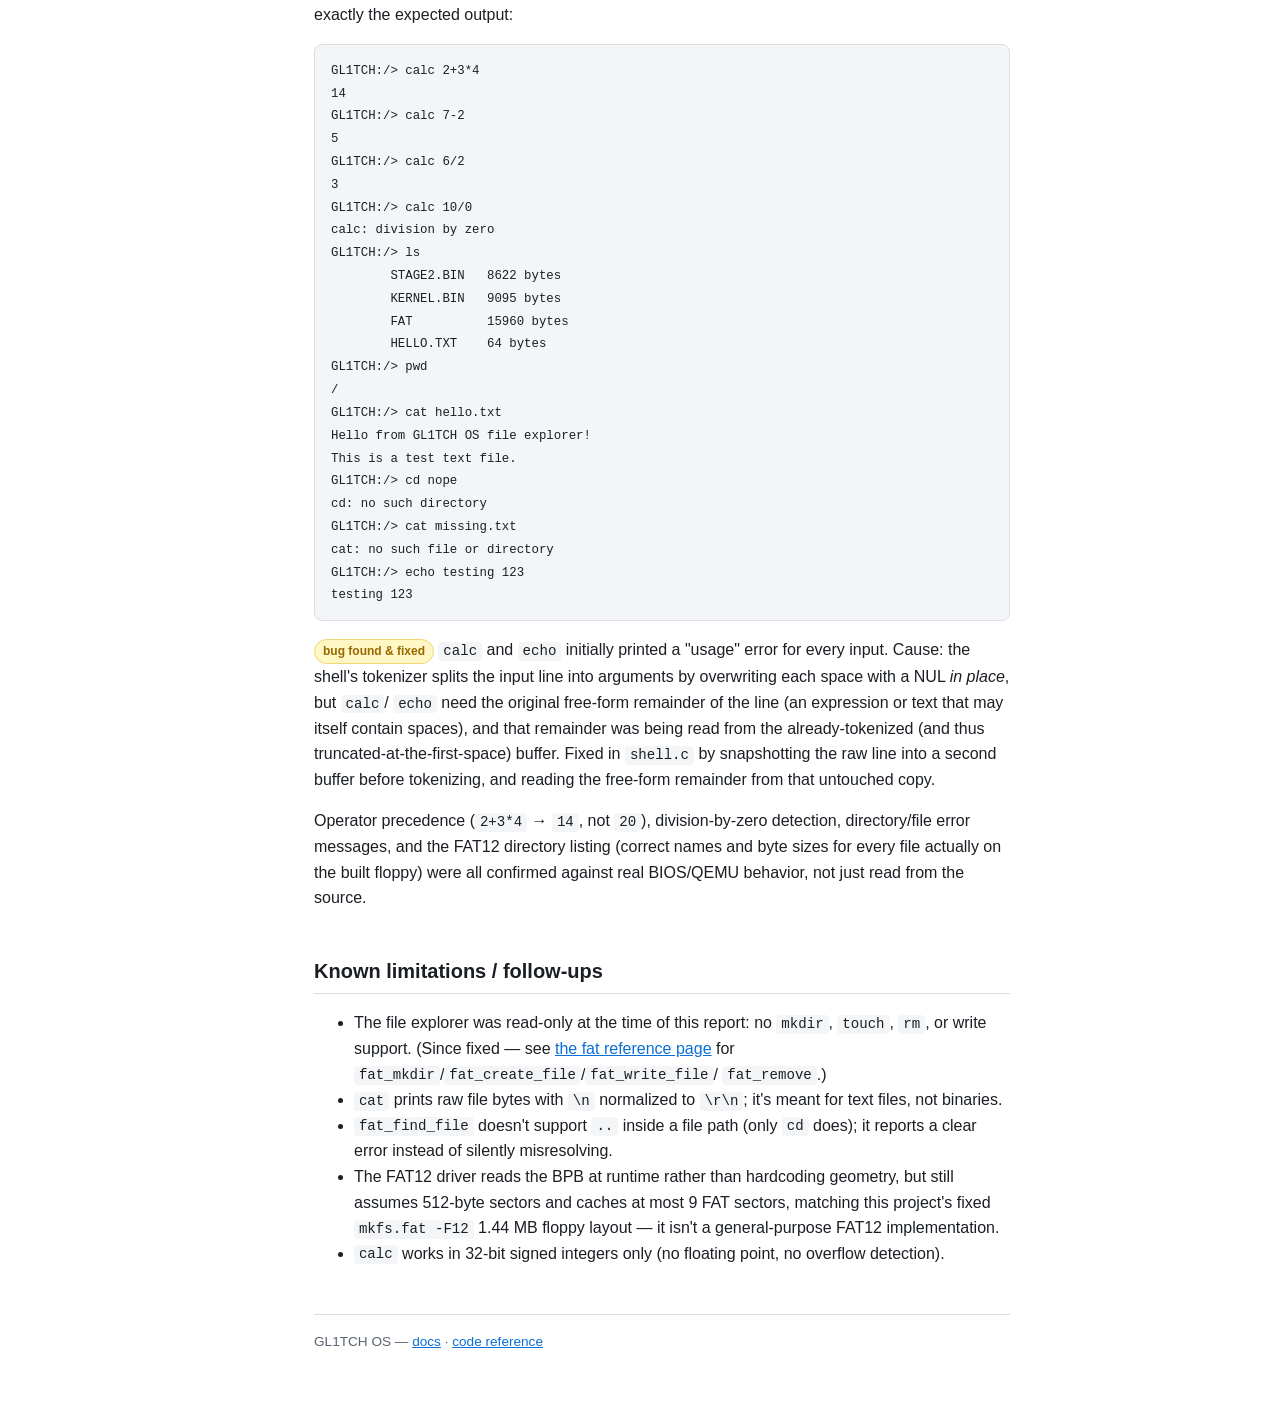
<file: docs/reports/2026-10-06-docker-fix-and-c-kernel-shell.html>
<!doctype html>
<html lang="en">
<head>
<meta charset="utf-8">
<meta name="viewport" content="width=device-width, initial-scale=1">
<title>Docker build fix, and a C kernel shell with arithmetic + file explorer</title>
<link rel="stylesheet" href="../assets/style.css">
</head>
<body>

<a class="skip-link" href="#main">Skip to content</a>

<div class="shell">

  <button class="sidebar-toggle screen-only" id="sidebarToggle" type="button" aria-label="Toggle navigation" aria-expanded="false">&#9776;</button>

  <aside class="sidebar screen-only" id="sidebar">
    <div class="sidebar-brand"><a href="../index.html">GL1TCH OS</a><span class="ver">docs</span></div>
    <nav class="sidebar-nav" aria-label="Documentation">
      <div class="nav-group">
        <a href="../index.html" class="nav-link">Overview</a>
        <a href="../architecture.html" class="nav-link">Architecture</a>
      </div>
      <div class="nav-group">
        <h4 class="nav-heading">Code reference</h4>
        <a href="../reference/index.html" class="nav-link sub">Overview</a>
        <a href="../reference/x86.html" class="nav-link sub">x86</a>
        <a href="../reference/kstring.html" class="nav-link sub">kstring</a>
        <a href="../reference/console.html" class="nav-link sub">console</a>
        <a href="../reference/keyboard.html" class="nav-link sub">keyboard</a>
        <a href="../reference/calc.html" class="nav-link sub">calc</a>
        <a href="../reference/fat.html" class="nav-link sub">fat</a>
        <a href="../reference/shell.html" class="nav-link sub">shell</a>
        <a href="../reference/entry.html" class="nav-link sub">entry / kmain</a>
      </div>
      <div class="nav-group">
        <h4 class="nav-heading">Reports</h4>
        <a href="2026-10-06-docker-fix-and-c-kernel-shell.html" class="nav-link sub current">2026-10-06 &mdash; Docker fix + C shell</a>
      </div>
    </nav>
    <button class="theme-toggle" id="themeToggle" type="button">
      <span class="theme-icon">&#9790;</span><span class="theme-label">Dark mode</span>
    </button>
  </aside>

  <div class="sidebar-backdrop" id="sidebarBackdrop"></div>

  <div class="content-col">
    <header class="topbar screen-only">
      <nav class="crumbs"><a href="../index.html">docs</a><span class="sep">/</span>reports<span class="sep">/</span>2026-10-06</nav>
    </header>

    <main class="page" id="main">
      <h1>Docker build fix, and a C kernel shell with arithmetic + file explorer</h1>
      <p class="lead">2026-10-06 &middot; Claude Opus 5.5 / Claude Sonnet 5, with Jihad Mimouni</p>

      <h2>Summary</h2>
      <p>
        The Docker build was broken (Open Watcom's "Current-build" release asset had been
        renamed, and the runtime image had a floppy-image permission/format problem) and
        both are now fixed. On top of that, the kernel's placeholder "Hello world" assembly
        stub was replaced with a small C kernel: a real interactive shell with a
        recursive-descent arithmetic evaluator (<code>calc</code>) and a read-only FAT12
        file explorer with Linux-like commands (<code>ls</code>, <code>cd</code>,
        <code>pwd</code>, <code>cat</code>). It was built with the project's own Docker
        toolchain and verified by actually booting it in QEMU and driving the shell.
      </p>

      <h2>What happened</h2>

      <h3>1. Docker build: Open Watcom download 404</h3>
      <p>
        <code>docker build -t gl1tch-os .</code> failed at the Open Watcom step with
        <code>curl: (22) The requested URL returned error: 404</code>. The Dockerfile hardcoded
        <code>.../releases/download/Current-build/owsnapshot.tar.xz</code>, and that asset
        name no longer matches what the release actually publishes.
      </p>
      <p>
        Fix (<code>Dockerfile</code>): instead of hardcoding one filename, the build now asks
        the GitHub API for the <code>Current-build</code> release's assets and picks the first
        one matching <code>*snapshot*.tar.xz</code>, falling back to a guessed URL if that
        lookup comes back empty, and printing the URL it chose. A
        <code>--build-arg WATCOM_SNAPSHOT_URL=...</code> escape hatch is kept for pinning a
        specific file.
      </p>

      <h3>2. Docker run: permission denied and raw-format warning</h3>
      <p>
        After the image built, <code>docker run --rm -it gl1tch-os</code> failed with
        <code>qemu-system-i386: Could not open '/os/main_floppy.img': Permission denied</code>,
        plus a warning about QEMU guessing the image format. The floppy image was copied into
        the runtime stage owned by <code>root</code>, but the container runs as the unprivileged
        <code>gl1tch</code> user, and QEMU opens the floppy read-write.
      </p>
      <p>
        Fix (<code>Dockerfile</code>): <code>COPY --chown=gl1tch:gl1tch</code> so the image file
        is owned by the user that runs it, and the entrypoint now passes
        <code>-drive file=...,format=raw,if=floppy</code> instead of the ambiguous
        <code>-fda</code> flag, which removes the format-guessing warning and its associated
        write restriction on block&nbsp;0.
      </p>

      <h3>3. Kernel rewrite: from an asm stub to a C shell</h3>
      <p>
        The previous kernel (<code>src/kernel/kernel.asm</code>) only printed a hello-world
        string and halted. It was replaced with a small freestanding C kernel built with Open
        Watcom (matching the 16-bit toolchain already used for stage2), wired up with a new
        assembly entry point and BIOS glue:
      </p>
      <ul>
        <li><code>entry.asm</code> &mdash; real-mode entry point stage2 jumps to; sets up
          <code>ds</code>/<code>es</code>/<code>ss</code> and the stack, then calls
          <code>kmain(boot_drive)</code>.</li>
        <li><code>x86.asm</code> / <code>x86.h</code> &mdash; cdecl BIOS wrappers
          (<code>putc</code>, <code>clear_screen</code>, <code>getkey</code>,
          <code>reboot</code>, disk reset/params/CHS read) plus the 32-bit math runtime
          helpers Open Watcom's 16-bit codegen calls into
          (<code>__U4M</code>/<code>__I4M</code>/<code>__U4D</code>/<code>__I4D</code>),
          which aren't provided since the build links no default library.</li>
        <li><code>kstring.c</code> / <code>kstring.h</code> &mdash; freestanding
          string/number helpers, deliberately <strong>not</strong> named
          <code>memcpy</code>/<code>strlen</code>/etc., since Open Watcom recognizes those
          names as compiler intrinsics and can emit calls with a different calling
          convention than the cdecl one used here.</li>
        <li><code>console.c</code>/<code>.h</code>, <code>keyboard.c</code>/<code>.h</code>
          &mdash; character output and line-buffered keyboard input (handles backspace).</li>
        <li><code>calc.c</code>/<code>.h</code> &mdash; the arithmetic evaluator: a
          recursive-descent parser for <code>+ - * /</code>, parentheses, and unary minus,
          over 32-bit integers, with usual operator precedence and a division-by-zero check.
          This is exposed as the shell's <code>calc</code> command.</li>
        <li><code>fat.c</code>/<code>.h</code> &mdash; a FAT12 driver: reads the BPB from the
          boot sector at runtime (rather than hardcoding geometry), iterates the root
          directory and subdirectory cluster chains, resolves <code>/</code>-separated paths
          with <code>.</code>/<code>..</code> and absolute-path support, and reads file
          contents. This backs the file explorer.</li>
        <li><code>shell.c</code>/<code>.h</code> &mdash; the interactive command loop:
          <code>help</code>, <code>ls</code>, <code>cd &lt;dir&gt;</code>, <code>pwd</code>,
          <code>cat &lt;file&gt;</code>, <code>calc &lt;expr&gt;</code>,
          <code>echo &lt;text&gt;</code>, <code>clear</code>/<code>cls</code>,
          <code>reboot</code>.</li>
        <li><code>kernel.c</code> &mdash; <code>kmain</code>: clears the screen, initializes
          the FAT driver on the boot drive, and hands off to the shell.</li>
        <li><code>src/kernel/makefile</code> &mdash; rewritten to compile the new
          <code>*.c</code>/<code>*.asm</code> sources with Open Watcom, mirroring stage2's
          existing build pattern.</li>
      </ul>

      <h3>4. Build and boot-test methodology</h3>
      <p>
        The whole project was built using the repo's own Docker toolchain image (no sudo
        needed &mdash; the system Docker socket at <code>/var/run/docker.sock</code> works
        directly), run as the invoking user's uid/gid so build output stays usable outside
        the container:
      </p>
      <pre><code>docker run --rm -u "$(id -u):$(id -g)" -v "$(pwd)":/build -w /build gl1tch-toolchain \
  make BUILD_DIR=/build/build</code></pre>
      <p>
        The resulting <code>build/main_floppy.img</code> was booted headless in QEMU with a
        monitor socket, then the shell was driven by sending real keystrokes through QEMU's
        <code>sendkey</code> monitor command and reading the VGA text buffer directly out of
        guest memory with <code>pmemsave 0xb8000 4000 ...</code> (80x25 text mode, 2 bytes per
        cell) &mdash; a deterministic way to test a BIOS-console kernel without a serial port,
        with no OCR or screenshots involved.
      </p>

      <h2>Files touched</h2>
      <table>
        <tr><th>Path</th><th>Change</th></tr>
        <tr><td><code>Dockerfile</code></td><td>Resolve the Watcom snapshot URL via the GitHub API with a fallback; <code>--chown</code> the floppy image; use an explicit raw drive spec.</td></tr>
        <tr><td><code>src/kernel/kernel.asm</code></td><td>Removed (replaced by the C kernel).</td></tr>
        <tr><td><code>src/kernel/entry.asm</code></td><td>New: real-mode entry point / stack setup / <code>kmain</code> call.</td></tr>
        <tr><td><code>src/kernel/x86.asm</code>, <code>x86.h</code></td><td>New: BIOS wrappers + 32-bit math helpers.</td></tr>
        <tr><td><code>src/kernel/kstring.c</code>, <code>kstring.h</code></td><td>New: freestanding string/number helpers.</td></tr>
        <tr><td><code>src/kernel/console.c</code>, <code>console.h</code></td><td>New: character/number output.</td></tr>
        <tr><td><code>src/kernel/keyboard.c</code>, <code>keyboard.h</code></td><td>New: line-buffered keyboard input.</td></tr>
        <tr><td><code>src/kernel/calc.c</code>, <code>calc.h</code></td><td>New: arithmetic expression evaluator.</td></tr>
        <tr><td><code>src/kernel/fat.c</code>, <code>fat.h</code></td><td>New: FAT12 read driver + path resolution.</td></tr>
        <tr><td><code>src/kernel/shell.c</code>, <code>shell.h</code></td><td>New: interactive command shell.</td></tr>
        <tr><td><code>src/kernel/kernel.c</code></td><td>New: <code>kmain</code> entry point.</td></tr>
        <tr><td><code>src/kernel/stdint.h</code>, <code>linker.lnk</code></td><td>Copied over from stage2 (shared minimal typedefs / raw-binary link script).</td></tr>
        <tr><td><code>src/kernel/makefile</code></td><td>Rewritten to build the new C/asm sources.</td></tr>
        <tr><td><code>docs/</code></td><td>New: this report, the reusable template, and the PDF build script.</td></tr>
      </table>

      <h2>How it was verified</h2>
      <p>
        After one bug fix (below), the full command set was exercised in a live QEMU boot and
        produced exactly the expected output:
      </p>
      <pre><code>GL1TCH:/&gt; calc 2+3*4
14
GL1TCH:/&gt; calc 7-2
5
GL1TCH:/&gt; calc 6/2
3
GL1TCH:/&gt; calc 10/0
calc: division by zero
GL1TCH:/&gt; ls
        STAGE2.BIN   8622 bytes
        KERNEL.BIN   9095 bytes
        FAT          15960 bytes
        HELLO.TXT    64 bytes
GL1TCH:/&gt; pwd
/
GL1TCH:/&gt; cat hello.txt
Hello from GL1TCH OS file explorer!
This is a test text file.
GL1TCH:/&gt; cd nope
cd: no such directory
GL1TCH:/&gt; cat missing.txt
cat: no such file or directory
GL1TCH:/&gt; echo testing 123
testing 123</code></pre>
      <p>
        <span class="tag fixed">bug found &amp; fixed</span>
        <code>calc</code> and <code>echo</code> initially printed a "usage" error for every
        input. Cause: the shell's tokenizer splits the input line into arguments by
        overwriting each space with a NUL <em>in place</em>, but <code>calc</code>/
        <code>echo</code> need the original free-form remainder of the line (an expression or
        text that may itself contain spaces), and that remainder was being read from the
        already-tokenized (and thus truncated-at-the-first-space) buffer. Fixed in
        <code>shell.c</code> by snapshotting the raw line into a second buffer before
        tokenizing, and reading the free-form remainder from that untouched copy.
      </p>
      <p>
        Operator precedence (<code>2+3*4</code> &rarr; <code>14</code>, not <code>20</code>),
        division-by-zero detection, directory/file error messages, and the FAT12 directory
        listing (correct names and byte sizes for every file actually on the built floppy)
        were all confirmed against real BIOS/QEMU behavior, not just read from the source.
      </p>

      <h2>Known limitations / follow-ups</h2>
      <ul>
        <li>The file explorer was read-only at the time of this report: no <code>mkdir</code>,
          <code>touch</code>, <code>rm</code>, or write support. (Since fixed &mdash; see
          <a href="../reference/fat.html">the fat reference page</a> for
          <code>fat_mkdir</code>/<code>fat_create_file</code>/<code>fat_write_file</code>/
          <code>fat_remove</code>.)</li>
        <li><code>cat</code> prints raw file bytes with <code>\n</code> normalized to
          <code>\r\n</code>; it's meant for text files, not binaries.</li>
        <li><code>fat_find_file</code> doesn't support <code>..</code> inside a file path
          (only <code>cd</code> does); it reports a clear error instead of silently
          misresolving.</li>
        <li>The FAT12 driver reads the BPB at runtime rather than hardcoding geometry, but
          still assumes 512-byte sectors and caches at most 9 FAT sectors, matching this
          project's fixed <code>mkfs.fat -F12</code> 1.44&nbsp;MB floppy layout &mdash; it
          isn't a general-purpose FAT12 implementation.</li>
        <li><code>calc</code> works in 32-bit signed integers only (no floating point, no
          overflow detection).</li>
      </ul>

      <footer class="pagefoot">
        GL1TCH OS &mdash; <a href="../index.html">docs</a> &middot; <a href="../reference/index.html">code reference</a>
      </footer>
    </main>
  </div>

  <aside class="toc screen-only" id="toc">
    <div class="toc-title">On this page</div>
  </aside>

</div>

<script src="../assets/docs.js"></script>
</body>
</html>
</file>
<file: docs/assets/style.css>
/* Shared stylesheet for GL1TCH OS docs (every page under docs/). */

:root {
    --fg: #1b1f24;
    --bg: #ffffff;
    --bg-sidebar: #f6f8fa;
    --bg-raised: #ffffff;
    --muted: #5b6471;
    --accent: #0a6fd8;
    --accent-fg: #ffffff;
    --accent-soft: rgba(10, 111, 216, 0.1);
    --border: #d8dee4;
    --code-bg: #f3f5f7;
    --banner-bg: #0d1117;
    --banner-fg: #e8ecef;
    --shadow: rgba(27, 31, 36, 0.06);
}

@media (prefers-color-scheme: dark) {
    :root:not([data-theme="light"]) {
        --fg: #e6edf3;
        --bg: #0d1117;
        --bg-sidebar: #0a0e14;
        --bg-raised: #11161d;
        --muted: #8b96a3;
        --accent: #5eb0ff;
        --accent-fg: #06121f;
        --accent-soft: rgba(94, 176, 255, 0.14);
        --border: #262c35;
        --code-bg: #161b22;
        --banner-bg: #090c10;
        --banner-fg: #e8ecef;
        --shadow: rgba(0, 0, 0, 0.3);
    }
}

:root[data-theme="dark"] {
    --fg: #e6edf3;
    --bg: #0d1117;
    --bg-sidebar: #0a0e14;
    --bg-raised: #11161d;
    --muted: #8b96a3;
    --accent: #5eb0ff;
    --accent-fg: #06121f;
    --accent-soft: rgba(94, 176, 255, 0.14);
    --border: #262c35;
    --code-bg: #161b22;
    --banner-bg: #090c10;
    --banner-fg: #e8ecef;
    --shadow: rgba(0, 0, 0, 0.3);
}

* { box-sizing: border-box; }

html { color-scheme: light dark; }

body {
    margin: 0;
    font-family: -apple-system, "Segoe UI", Helvetica, Arial, sans-serif;
    color: var(--fg);
    background: var(--bg);
    line-height: 1.6;
}

a { color: var(--accent); }

.skip-link {
    position: absolute;
    left: -9999px;
    top: 0;
    background: var(--accent);
    color: var(--accent-fg);
    padding: 8px 14px;
    border-radius: 0 0 6px 0;
    z-index: 100;
}
.skip-link:focus { left: 0; }

code, pre, kbd {
    font-family: "SF Mono", Consolas, Menlo, monospace;
    font-size: 0.88em;
}

code {
    background: var(--code-bg);
    padding: 0.1em 0.35em;
    border-radius: 4px;
}

pre {
    position: relative;
    background: var(--code-bg);
    border: 1px solid var(--border);
    border-radius: 8px;
    padding: 14px 16px;
    overflow-x: auto;
}

pre code { background: none; padding: 0; }

.copy-btn {
    position: absolute;
    top: 8px;
    right: 8px;
    font-size: 0.72rem;
    font-family: -apple-system, "Segoe UI", Helvetica, Arial, sans-serif;
    color: var(--muted);
    background: var(--bg-raised);
    border: 1px solid var(--border);
    border-radius: 5px;
    padding: 3px 8px;
    cursor: pointer;
    opacity: 0;
    transition: opacity 0.12s ease;
}
pre:hover .copy-btn, .copy-btn:focus { opacity: 1; }
.copy-btn.copied { color: var(--accent); border-color: var(--accent); }

table {
    width: 100%;
    border-collapse: collapse;
    margin: 1em 0;
    font-size: 0.92rem;
}

th, td {
    text-align: left;
    padding: 7px 10px;
    border: 1px solid var(--border);
    vertical-align: top;
}

th { background: var(--code-bg); }

h1 { font-size: 1.7rem; margin: 0 0 4px; }

h2 {
    margin-top: 2.2em;
    padding-bottom: 6px;
    border-bottom: 1px solid var(--border);
    font-size: 1.25rem;
    scroll-margin-top: 84px;
}

h3 { font-size: 1.05rem; scroll-margin-top: 84px; }

.lead {
    color: var(--muted);
    font-size: 1.02rem;
    margin: 0 0 1.6em;
}

.tag {
    display: inline-block;
    font-size: 0.75rem;
    font-weight: 600;
    padding: 2px 8px;
    border-radius: 999px;
    background: var(--code-bg);
    border: 1px solid var(--border);
    color: var(--muted);
}

.tag.ok { color: #116329; background: #dafbe1; border-color: #aceebb; }
.tag.fixed { color: #9a6700; background: #fff8c5; border-color: #f2d675; }

.diagram {
    font-family: "SF Mono", Consolas, Menlo, monospace;
    font-size: 0.82rem;
    background: var(--code-bg);
    border: 1px solid var(--border);
    border-radius: 8px;
    padding: 14px 16px;
    overflow-x: auto;
    white-space: pre;
    line-height: 1.35;
}

/* ---- page shell: sidebar | content | on-this-page toc ------------------ */

.shell {
    display: flex;
    min-height: 100vh;
    align-items: stretch;
}

.sidebar {
    flex: 0 0 264px;
    width: 264px;
    background: var(--bg-sidebar);
    border-right: 1px solid var(--border);
    padding: 18px 14px 18px;
    position: sticky;
    top: 0;
    height: 100vh;
    overflow-y: auto;
    display: flex;
    flex-direction: column;
}

.sidebar-brand {
    display: flex;
    align-items: baseline;
    gap: 8px;
    padding: 4px 10px 16px;
    font-weight: 700;
    font-size: 1.02rem;
}

.sidebar-brand a { color: var(--fg); text-decoration: none; }
.sidebar-brand .ver { color: var(--muted); font-weight: 400; font-size: 0.78rem; }

.sidebar-nav { flex: 1 1 auto; }

.nav-group { margin-bottom: 18px; }

.nav-heading {
    font-size: 0.72rem;
    text-transform: uppercase;
    letter-spacing: 0.06em;
    color: var(--muted);
    margin: 0 0 4px;
    padding: 0 10px;
}

.nav-link {
    display: block;
    padding: 6px 10px;
    margin: 1px 0;
    border-radius: 6px;
    color: var(--fg);
    text-decoration: none;
    font-size: 0.9rem;
    opacity: 0.86;
}

.nav-link:hover { background: var(--code-bg); opacity: 1; }

.nav-link.current {
    background: var(--accent-soft);
    color: var(--accent);
    font-weight: 600;
    opacity: 1;
}

.nav-link.sub { padding-left: 20px; font-family: "SF Mono", Consolas, Menlo, monospace; font-size: 0.84rem; }

.theme-toggle {
    display: flex;
    align-items: center;
    gap: 8px;
    width: 100%;
    margin-top: 10px;
    padding: 8px 10px;
    border-radius: 6px;
    border: 1px solid var(--border);
    background: var(--bg-raised);
    color: var(--fg);
    font-size: 0.85rem;
    cursor: pointer;
}
.theme-toggle:hover { border-color: var(--accent); }

.sidebar-toggle {
    display: none;
    position: fixed;
    top: 12px;
    left: 12px;
    z-index: 40;
    width: 38px;
    height: 38px;
    border-radius: 8px;
    border: 1px solid var(--border);
    background: var(--bg-raised);
    color: var(--fg);
    font-size: 1rem;
    box-shadow: 0 2px 6px var(--shadow);
}

.sidebar-backdrop {
    display: none;
    position: fixed;
    inset: 0;
    background: rgba(0, 0, 0, 0.4);
    z-index: 30;
}

.content-col {
    flex: 1 1 auto;
    min-width: 0;
    display: flex;
    flex-direction: column;
}

.topbar {
    position: sticky;
    top: 0;
    z-index: 10;
    background: color-mix(in srgb, var(--bg) 88%, transparent);
    backdrop-filter: blur(6px);
    border-bottom: 1px solid var(--border);
    padding: 10px 32px;
}

nav.crumbs { font-size: 0.82rem; color: var(--muted); }
nav.crumbs a { color: var(--muted); text-decoration: none; }
nav.crumbs a:hover { color: var(--accent); }
nav.crumbs .sep { margin: 0 4px; opacity: 0.6; }

.page {
    flex: 1 1 auto;
    max-width: 760px;
    width: 100%;
    margin: 0 auto;
    padding: 32px 32px 72px;
}

.definedin {
    font-size: 0.85rem;
    color: var(--muted);
    font-family: "SF Mono", Consolas, Menlo, monospace;
    margin: -4px 0 1.2em;
}

/* ---- tabs ---------------------------------------------------------- */

.tabs-group { margin-top: 1.4em; }

.tabs {
    display: flex;
    gap: 4px;
    border-bottom: 1px solid var(--border);
    margin-bottom: 1.6em;
}

.tab-btn {
    appearance: none;
    background: none;
    border: none;
    border-bottom: 2px solid transparent;
    padding: 9px 14px 10px;
    font-size: 0.92rem;
    font-family: inherit;
    color: var(--muted);
    cursor: pointer;
    margin-bottom: -1px;
}

.tab-btn:hover { color: var(--fg); }

.tab-btn[aria-selected="true"] {
    color: var(--accent);
    border-bottom-color: var(--accent);
    font-weight: 600;
}

.tab-panel[hidden] { display: none; }

/* ---- javadoc-style function reference content ----------------------- */

table.summary td:first-child, table.summary th:first-child {
    font-family: "SF Mono", Consolas, Menlo, monospace;
    font-size: 0.85rem;
    white-space: nowrap;
}

.fndetail {
    margin: 2em 0;
    padding-top: 0.2em;
    border-top: 1px solid var(--border);
}

.fndetail h3 {
    font-family: "SF Mono", Consolas, Menlo, monospace;
    font-size: 0.95rem;
    margin: 0.8em 0 0.4em;
}

.fndetail .internal-marker {
    color: var(--muted);
    font-weight: 400;
    font-size: 0.82em;
    font-family: -apple-system, "Segoe UI", Helvetica, Arial, sans-serif;
}

dl.params { margin: 0.6em 0 1em; }

dl.params dt {
    font-family: "SF Mono", Consolas, Menlo, monospace;
    font-weight: 600;
    margin-top: 0.5em;
}

dl.params dt.ret { color: var(--accent); }

dl.params dd { margin: 0.15em 0 0 1.4em; }

.modgrid {
    display: grid;
    gap: 10px;
    margin: 1em 0 2em;
}

.modgrid .mod {
    border: 1px solid var(--border);
    border-radius: 8px;
    padding: 10px 14px;
    background: var(--bg-raised);
}

.modgrid .mod a {
    font-family: "SF Mono", Consolas, Menlo, monospace;
    font-weight: 600;
    text-decoration: none;
    color: var(--accent);
}

.modgrid .mod p { margin: 4px 0 0; font-size: 0.9rem; color: var(--muted); }

footer.pagefoot {
    margin-top: 48px;
    padding-top: 16px;
    border-top: 1px solid var(--border);
    color: var(--muted);
    font-size: 0.85rem;
}

/* ---- on-this-page toc ------------------------------------------------ */

.toc {
    flex: 0 0 220px;
    width: 220px;
    padding: 32px 24px 0 0;
    position: sticky;
    top: 0;
    align-self: flex-start;
    height: 100vh;
    overflow-y: auto;
}

.toc-title {
    font-size: 0.72rem;
    text-transform: uppercase;
    letter-spacing: 0.06em;
    color: var(--muted);
    margin-bottom: 8px;
}

.toc nav a {
    display: block;
    padding: 4px 0;
    font-size: 0.85rem;
    color: var(--muted);
    text-decoration: none;
    border-left: 2px solid transparent;
    padding-left: 10px;
}

.toc nav a:hover { color: var(--fg); }
.toc nav a.active { color: var(--accent); border-left-color: var(--accent); font-weight: 600; }

.screen-only { }

/* ---- responsive -------------------------------------------------------- */

@media (max-width: 1180px) {
    .toc { display: none; }
}

@media (max-width: 860px) {
    .sidebar-toggle { display: flex; align-items: center; justify-content: center; }

    .sidebar {
        position: fixed;
        left: 0;
        top: 0;
        height: 100vh;
        transform: translateX(-100%);
        transition: transform 0.18s ease;
        z-index: 35;
        box-shadow: 2px 0 12px var(--shadow);
    }

    .shell.nav-open .sidebar { transform: translateX(0); }
    .shell.nav-open .sidebar-backdrop { display: block; }

    .topbar { padding: 10px 20px 10px 58px; }
    .page { padding: 24px 20px 56px; }
}

@media print {
    .screen-only, .sidebar, .sidebar-toggle, .sidebar-backdrop, .toc, .topbar, .copy-btn { display: none !important; }
    .shell { display: block; }
    .page { max-width: none; padding: 0; margin: 0; }
    a { color: inherit; text-decoration: none; }
    pre, table { page-break-inside: avoid; }
    h2 { page-break-after: avoid; }
}
</file>
